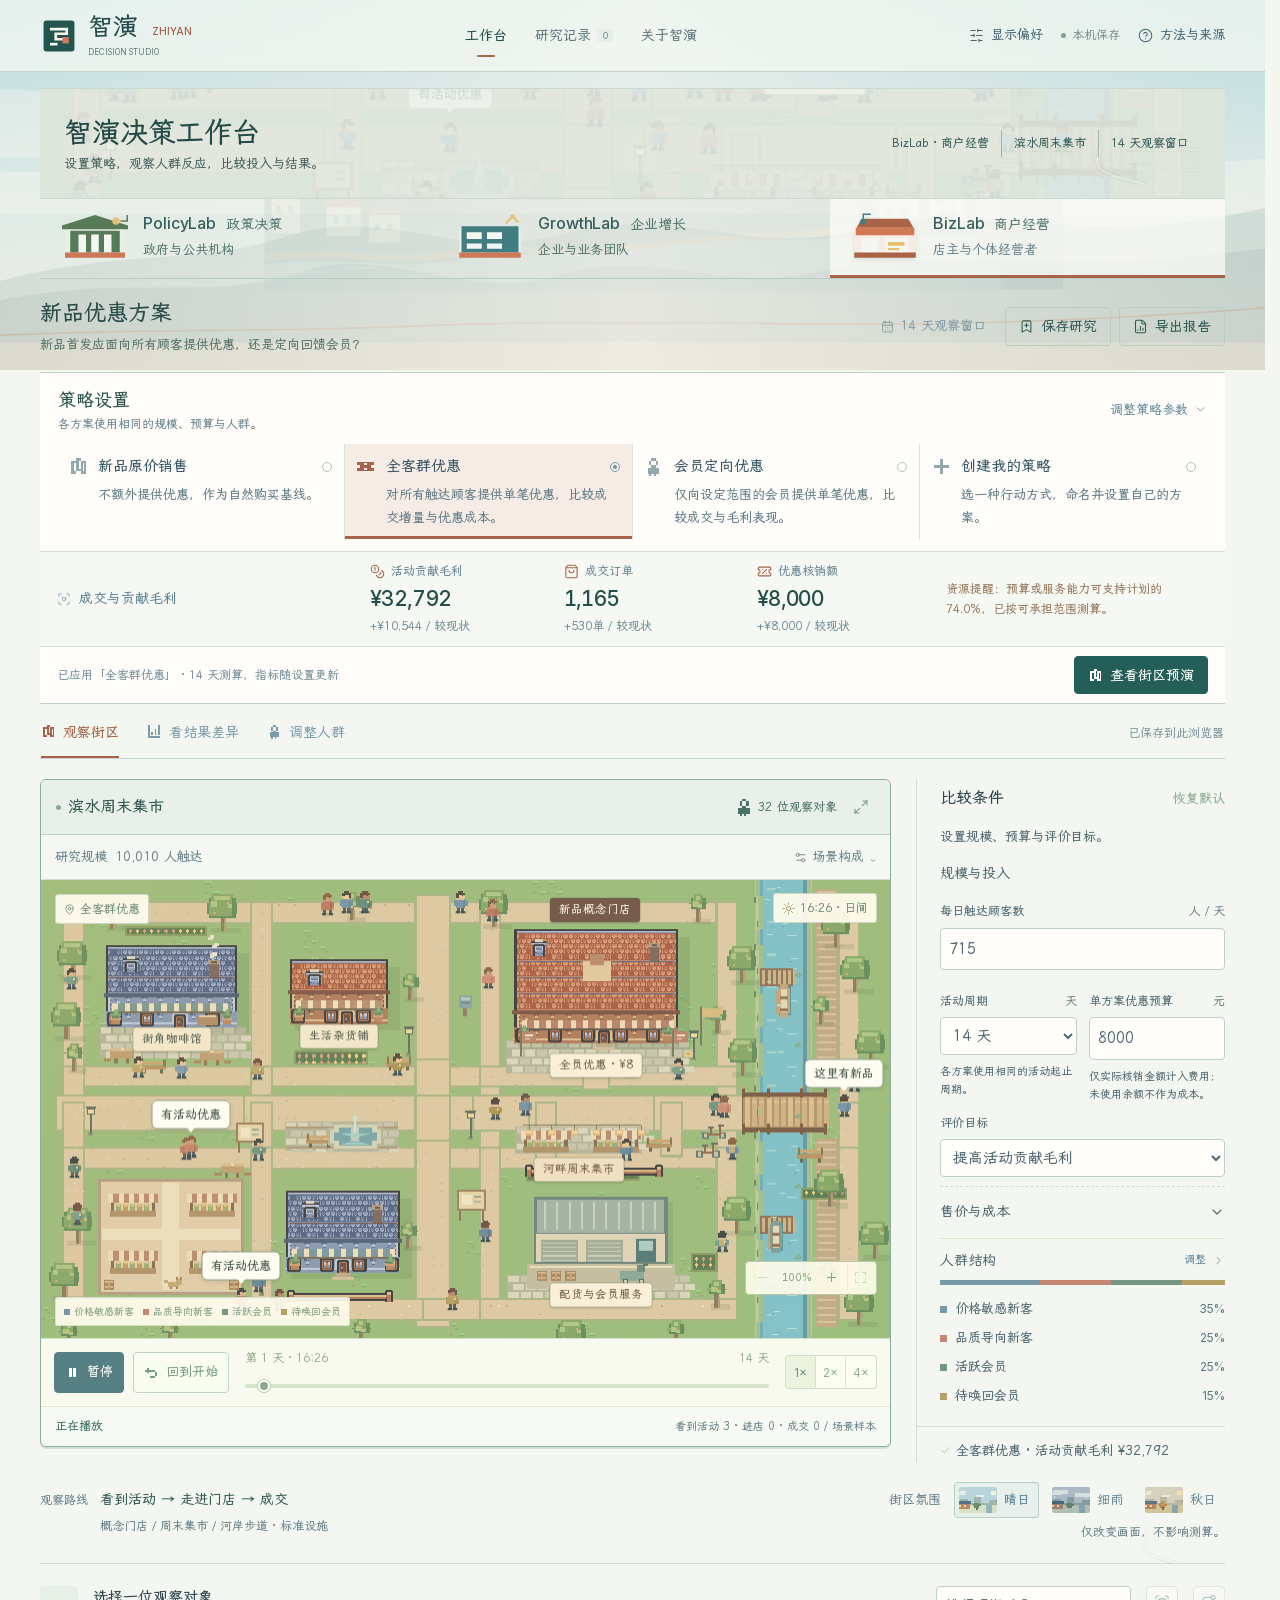
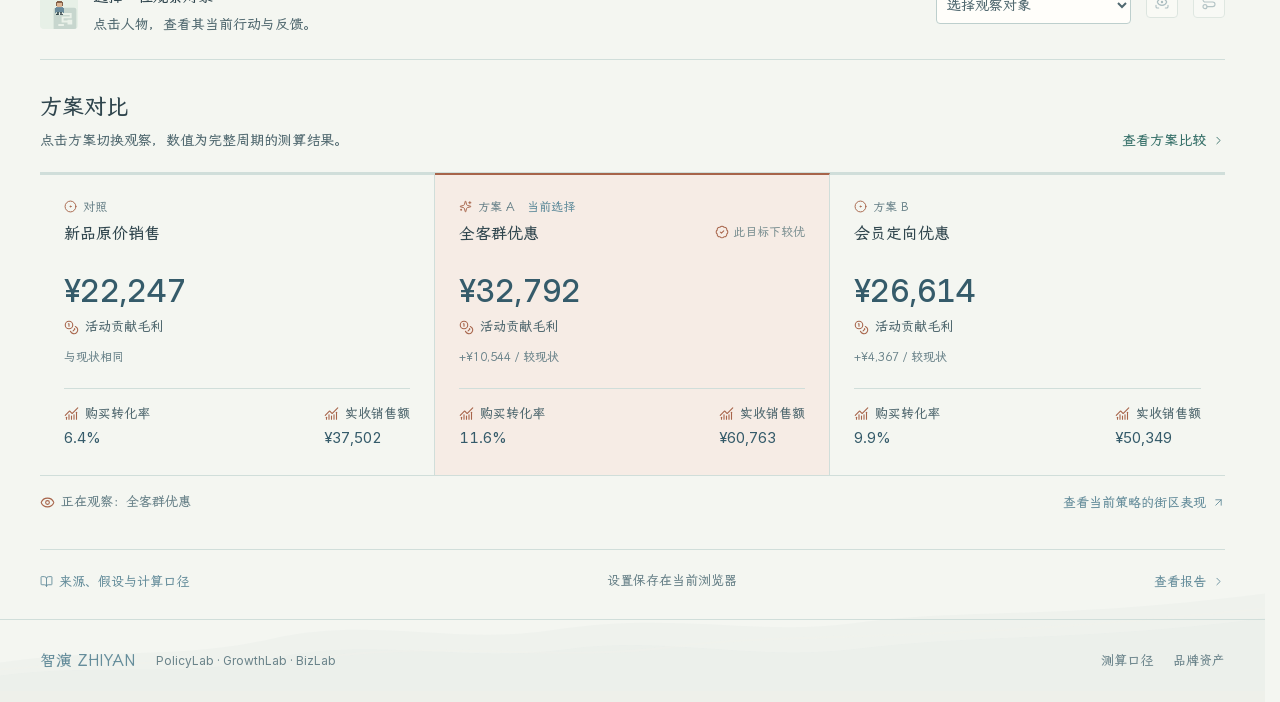
<file: docs/index.html>
<!doctype html>
<html lang="zh-CN">
<head>
<meta charset="utf-8"><meta name="viewport" content="width=device-width,initial-scale=1">
<meta name="theme-color" content="#f3f1e9">
<meta name="description" content="智演 ZHIYAN：为产品团队、店主与社区服务团队比较具体行动方案。设置策略，观察场景，决定下一步验证。">
<meta property="og:title" content="智演 ZHIYAN · 决策预演工作台"><meta property="og:description" content="比较新用户引导、门店优惠与居民办事方案。">
<title>智演 ZHIYAN · 决策预演工作台</title>
<link rel="preload" href="assets/yance-screen.woff2" as="font" type="font/woff2" crossorigin><link rel="preload" href="assets/inter-latin.woff2" as="font" type="font/woff2" crossorigin>
<link rel="icon" href="assets/favicon.svg" type="image/svg+xml"><link rel="stylesheet" href="assets/fonts.css"><link rel="stylesheet" href="styles.css"><link rel="stylesheet" href="refinement.css"><link rel="stylesheet" href="interaction.css"><link rel="stylesheet" href="scene-polish.css"><link rel="stylesheet" href="product.css"><link rel="stylesheet" href="experience.css"><link rel="stylesheet" href="brand-refresh.css">
<script defer src="assets/lucide.min.js"></script><script defer src="scenarios.js"></script><script defer src="maps.js"></script><script defer src="town.js"></script><script defer src="app.js"></script>
</head>
<body>
<div class="sky-atmosphere" aria-hidden="true"></div>
<header class="site-header">
<a class="brand" href="./" aria-label="智演首页"><img src="assets/mark.svg" alt="" width="40" height="40"><span><b>智演 <em>ZHIYAN</em></b><small>DECISION STUDIO</small></span></a>
<nav aria-label="网站导航" class="site-nav"><a class="current" href="#workspace">工作台</a><button data-action="library">研究记录<span id="library-count">0</span></button><a href="brand.html">关于智演</a></nav>
<div class="header-actions"><button class="button quiet display-trigger" data-action="preferences" aria-label="显示与交互偏好"><i data-lucide="sliders-horizontal"></i><span>显示偏好</span></button><button class="button quiet mobile-library" data-action="library" aria-label="研究记录"><i data-lucide="bookmark"></i></button><span class="local-status"><i></i>本机保存</span><button class="button quiet" data-action="method"><i data-lucide="circle-help"></i><span>方法与来源</span></button></div>
</header>
<main class="site-main">
<section class="intro"><div class="intro-copy"><h1>智演决策工作台</h1><p>设置策略，观察人群反应，比较投入与结果。</p></div><div class="intro-status" aria-label="当前研究"><span id="intro-product"></span><span id="intro-map"></span><span id="intro-period"></span></div></section>

<section class="workspace" id="workspace" aria-label="决策工作台">
<div class="module-navigation"><span class="module-prompt">选择适合你的产品</span><div class="module-tabs" id="module-tabs" role="tablist" aria-label="选择智演产品"></div></div>
<div class="workspace-heading"><div><div class="module-caption" id="module-caption"></div><h2 id="study-title"></h2><p id="study-decision"></p></div><div class="heading-actions"><span class="period-stamp"><i data-lucide="calendar-days"></i><span id="period-label"></span></span><div class="study-actions"><button class="button" data-action="save"><i data-lucide="bookmark-plus"></i><span>保存研究</span></button><button class="button" data-action="report"><i data-lucide="file-chart-column"></i><span>导出报告</span></button></div></div></div>
<section class="strategy-workspace" id="strategy-workspace" aria-labelledby="strategy-title">
<header class="strategy-heading"><div><h3 id="strategy-title">策略设置</h3><p>各方案使用相同的规模、预算与人群。</p></div><button class="text-button" id="strategy-toggle" aria-expanded="true" aria-controls="strategy-editor">收起细节<i data-lucide="chevron-up"></i></button></header>
<div class="scheme-options" id="scheme-options" role="radiogroup" aria-label="选择要预演的策略"></div>
<div class="strategy-editor" id="strategy-editor"><div class="strategy-detail"><div class="custom-identity" id="custom-identity" hidden><label class="field"><span>给策略起个名字</span><input id="custom-name" maxlength="40" placeholder="例如：周末会员专享"></label><label class="field"><span>选择行动方式</span><select id="custom-template"></select></label></div><div class="strategy-detail-heading"><span id="active-strategy-name"></span><button class="text-button" id="copy-strategy"><i data-lucide="copy-plus"></i>复制为我的策略</button></div><div id="variant-controls"></div><div class="custom-actions" id="custom-actions" hidden><span>参数独立保存，原有方案仍用于对照。</span><button class="text-button" id="undo-custom" disabled>撤销上次修改</button></div></div><div class="strategy-feedback"><div class="focus-heading"><i data-lucide="focus"></i><strong id="focus-title"></strong></div><p id="focus-copy"></p><div id="effect-metrics" class="metrics-inline" aria-label="当前策略与现状的指标差异"></div><p class="resource-feedback" id="resource-feedback"></p></div></div>
<footer class="strategy-footer"><span id="change-status" role="status" aria-live="polite">当前策略已应用</span><button class="button primary transport-button" id="preview-strategy"><i data-lucide="play"></i>在街区中预演</button></footer>
</section>
<nav class="view-tabs" aria-label="研究视图" role="tablist"><button class="active" data-view="world" id="tab-world" role="tab" aria-controls="view-world" aria-selected="true" tabindex="0"><i data-lucide="map"></i>观察街区</button><button data-view="comparison" id="tab-comparison" role="tab" aria-controls="view-comparison" aria-selected="false" tabindex="-1"><i data-lucide="chart-no-axes-combined"></i>看结果差异</button><button data-view="audience" id="tab-audience" role="tab" aria-controls="view-audience" aria-selected="false" tabindex="-1"><i data-lucide="users-round"></i>调整人群</button><span id="saved-status" class="saved-status" role="status">设置自动保存在此浏览器</span></nav>

<div id="view-host" class="view-host">
<section class="view active" id="view-world" role="tabpanel" aria-labelledby="tab-world" tabindex="-1" aria-label="场景预演">
<div class="studio">
<div class="world-column">
<section class="world-panel" aria-label="动态情景">
<header class="world-heading"><div class="world-title"><span class="live-dot" id="play-indicator"></span><h3 id="world-title"></h3></div><div class="world-tools"><span class="population-stamp"><i data-lucide="users-round"></i><span id="agent-count">32</span> 位观察对象</span><button class="icon-button fullscreen" id="fullscreen" aria-label="展开场景" data-tooltip="展开场景"><i data-lucide="maximize-2"></i></button></div></header>
<div class="scene-configuration" aria-label="场景显示设置">
<div class="scene-scale"><span>研究规模</span><strong id="population-total"></strong></div>
<details class="scene-display"><summary><i data-lucide="settings-2"></i>场景构成</summary><div class="scene-display-options"><label class="scene-context-field"><span>情境背景</span><textarea id="scene-context" maxlength="120" rows="2" placeholder="例如：周末傍晚，社区广场增设便民服务点。"></textarea></label><div class="context-actions"><p id="context-feedback" role="status">输入背景后，会显示可应用的场景条件。</p><button type="button" class="text-button" id="apply-context" disabled>应用场景条件</button></div><div class="map-picker-heading">选择地图 <small>每张地图使用独立路网和设施</small></div><div class="map-picker" id="map-picker" role="group" aria-label="选择场景地图"></div><div class="scene-builder-grid"><label><span>设施组合</span><select id="scene-facilities"><option value="standard">标准配置</option><option value="active">活动优先</option><option value="service">服务优先</option></select></label><label><span>客流节奏</span><select id="scene-flow"><option value="steady">平稳</option><option value="peak">高峰集中</option><option value="spread">全天分散</option></select></label></div><div class="sample-controls"><label for="sample-mode">场景人数</label><select id="sample-mode"><option value="auto">随规模变化</option><option value="manual">自定人数</option></select><input id="sample-count" type="number" min="8" max="128" step="1" value="32" aria-label="场景显示人数"><span>人</span></div>
<label class="light-control" for="scene-light"><i data-lucide="sun-moon"></i><select id="scene-light" aria-label="场景光照"><option value="auto">跟随时段</option><option value="day">保持白昼</option><option value="night">保持夜景</option></select></label>
<p>场景构成会保存到当前研究，并影响街区布局与观察节奏；不改变业务测算。</p></div></details></div><div class="world-canvas"><canvas id="town" role="img" aria-label="像素街区情景。可以点击人物查看当前行为，也可从下方菜单选择人物。"></canvas><div class="world-location"><i data-lucide="map-pin"></i><span id="world-location"></span></div><div class="scene-clock"><i data-lucide="sunrise" id="clock-icon"></i><span id="scene-clock">08:00 · 晨间</span></div><div class="world-legend" id="world-legend"></div><div class="camera-controls" aria-label="画面缩放"><button class="icon-button" id="zoom-out" aria-label="缩小画面" data-tooltip="缩小"><i data-lucide="minus"></i></button><output id="zoom-value" aria-live="off">100%</output><button class="icon-button" id="zoom-in" aria-label="放大画面" data-tooltip="放大"><i data-lucide="plus"></i></button><button class="icon-button" id="zoom-fit" aria-label="适应窗口" data-tooltip="适应窗口"><i data-lucide="scan"></i></button></div><div class="scene-hint">选择街区中的人物查看详情</div></div>
<div class="playback"><button class="transport-button play" id="play" aria-label="暂停场景" data-tooltip="暂停场景"><i data-lucide="pause"></i></button><button class="transport-button" id="replay" aria-label="重新开始场景" data-tooltip="重新开始场景"><i data-lucide="rotate-ccw"></i></button><div class="timeline"><div><span id="day-label">第 1 天 · 08:00</span><span id="day-total"></span></div><input type="range" id="timeline" min="0" max="1000" value="0" aria-label="场景时间进度"></div><div class="speed-group" aria-label="播放速度"><button class="active" data-speed="1" aria-label="1 倍速度" aria-pressed="true">1×</button><button data-speed="2" aria-label="2 倍速度" aria-pressed="false">2×</button><button data-speed="4" aria-label="4 倍速度" aria-pressed="false">4×</button></div></div>
<div class="expanded-observer" id="expanded-observer" hidden><span id="expanded-observer-name">选择场景人物</span><p id="expanded-observer-quote">查看其当前行为与反馈。</p></div><div class="world-footer"><span id="play-state">场景运行中</span><span id="world-count-summary">像素人物呈现行为样本 · 业务指标按完整研究规模测算</span></div>
</section>

</div>
<aside class="settings" aria-labelledby="settings-title"><header><h3 id="settings-title">比较条件</h3><button class="text-button" data-action="reset">恢复默认</button></header><div class="settings-body"><p class="settings-intro">设置规模、预算与评价目标。</p><div class="field-title">规模与投入</div><div id="main-controls" class="shared-fields"></div><label class="field"><span>评价目标</span><select id="objective"></select></label><details class="advanced"><summary>售价、成本或服务能力<i data-lucide="chevron-down"></i></summary><div id="advanced-controls"></div></details><div class="settings-divider"></div><div class="field-title split">人群结构<button class="text-button" data-view="audience">调整<i data-lucide="chevron-right"></i></button></div><div class="mixbar" id="mini-mix" role="img" aria-label="人群比例"></div><div id="mix-summary" class="mix-summary"></div></div><footer><i data-lucide="check"></i><span id="settings-status">已应用当前参数</span></footer></aside>
</div>
<section class="scene-journal" aria-label="街区环境与观察重点"><div class="journal-copy"><span class="journal-kicker">观察路线</span><strong id="scene-purpose"></strong><span id="scene-landmark-tags" class="scene-landmark-tags"></span></div><div class="environment-picker"><span>街区氛围</span><div id="environment-options" role="group" aria-label="街区氛围，不影响测算"></div><small>仅改变画面，不影响测算。</small></div></section>
<section class="observer" aria-labelledby="observer-title"><div class="portrait" id="portrait"><span class="pixel-person" aria-hidden="true"></span></div><div class="observation"><div class="observation-meta"><h3 id="observer-title">场景观察</h3><span id="observer-status" hidden>尚未选择对象</span></div><p id="observer-quote">选择一位场景人物，查看其目标、约束与当前行为。</p><p class="observer-destination" id="observer-destination" hidden></p></div><label class="sr-only" for="visitor-select">选择场景对象</label><select id="visitor-select"><option value="">选择场景对象</option></select><button class="icon-button observer-focus" id="focus-observer" type="button" aria-label="定位观察对象" title="定位观察对象" data-tooltip="定位观察对象" disabled><i data-lucide="scan-eye"></i></button><button class="icon-button observer-follow" id="follow-observer" type="button" aria-label="跟随观察对象" aria-pressed="false" title="跟随观察对象" data-tooltip="跟随观察对象" disabled><i data-lucide="route"></i></button></section>
<section class="quick-comparison" aria-label="当前方案结果"><div class="section-heading"><div><h3>方案对比</h3><p>点击方案切换观察，数值为完整周期的测算结果。</p></div><button class="text-button" data-view="comparison">查看方案比较<i data-lucide="chevron-right"></i></button></div>
<div class="scenario-cards" id="scenario-cards"></div><div class="comparison-actions"><span id="selection-feedback" role="status"></span><button class="text-button" id="observe-selection">查看当前策略的街区表现<i data-lucide="arrow-up-right"></i></button></div>
</section>
</section>

<section class="view" id="view-comparison" role="tabpanel" aria-labelledby="tab-comparison" tabindex="-1" hidden aria-label="方案比较">
<div class="comparison-lead"><div><span class="small-label" id="comparison-selected">当前选择的结果</span><h3 id="recommendation"></h3><p id="recommendation-detail"></p></div><span id="recommendation-tag" class="recommendation-tag"></span></div><div class="ranking-note" id="ranking-note"></div><button class="text-button" id="adopt-recommended">查看领先方案</button><div class="stat-grid" id="stats"></div>
<div class="analysis-grid"><article class="analysis-panel"><div class="panel-title"><h3 id="chart-title"></h3><span id="chart-unit"></span></div><div id="result-chart"></div><p class="caption">在相同周期和人群结构下比较；结果随假设条件变化。</p></article><article class="analysis-panel"><div class="panel-title"><h3>结果解读</h3></div><div id="insights"></div></article></div>
<article class="analysis-panel comparison-table"><div class="panel-title"><h3>完整指标对照</h3><span id="comparison-population"></span></div><div class="table-wrap"><table><thead id="table-head"></thead><tbody id="table-body"></tbody></table></div></article>
<section class="validation"><div><span class="small-label">研究下一步</span><h3>验证计划</h3></div><ol id="validation-steps"></ol></section>
</section>

<section class="view" id="view-audience" role="tabpanel" aria-labelledby="tab-audience" tabindex="-1" hidden aria-label="人群画像">
<div class="section-heading"><div><h3 id="audience-title"></h3><p>调整各类人群比例，合计为 100%。</p></div></div>
<div class="audience-toolbar"><span>当前结构</span><button class="button small" id="reset-audience"><i data-lucide="rotate-ccw"></i>恢复默认结构</button><span class="caption">调整一类占比，其余自动分配，合计 100%。</span></div>
<div class="audience-cards" id="audience-cards"></div><div class="audience-summary"><div><h4>构成一览</h4><div class="mixbar large" id="full-mix"></div><div id="full-mix-legend" class="mix-summary"></div></div><div><h4>如何定义这些人群</h4><p id="audience-definition"></p></div></div>
</section>
</div>
<div class="workspace-foot"><button class="text-button" data-action="method"><i data-lucide="book-open"></i>来源、假设与计算口径</button><span>设置保存在当前浏览器</span><button class="text-button" data-action="report">查看报告<i data-lucide="chevron-right"></i></button></div>
</section>

</main>
<footer class="site-footer"><a class="footer-brand" href="./">智演 ZHIYAN</a><span>PolicyLab · GrowthLab · BizLab</span><div><button data-action="method">测算口径</button><a href="brand.html">品牌资产</a></div></footer>

<dialog id="report-dialog" aria-labelledby="report-title"><header class="dialog-header"><div><span class="small-label">ZHIYAN / 决策研究</span><h2 id="report-title">决策报告</h2></div><button class="icon-button" data-close aria-label="关闭报告" data-tooltip="关闭报告"><i data-lucide="x"></i></button></header><div class="dialog-body"><label class="field"><span>报告标题</span><input id="report-name" maxlength="100"></label><div id="report-body"></div></div><footer class="dialog-actions"><button class="button" id="csv-export"><i data-lucide="table-2"></i>导出指标表</button><button class="button" id="report-print"><i data-lucide="printer"></i>打印报告</button><button class="button primary" id="html-export"><i data-lucide="download"></i>下载 HTML 报告</button></footer></dialog>
<dialog id="method-dialog" aria-labelledby="method-title"><header class="dialog-header"><div><span class="small-label">ZHIYAN / 方法与来源</span><h2 id="method-title">数据来源与测算口径</h2></div><button class="icon-button" data-close aria-label="关闭说明" data-tooltip="关闭说明"><i data-lucide="x"></i></button></header><div class="dialog-body" id="method-body"></div></dialog>
<dialog id="save-dialog" aria-labelledby="save-title"><header class="dialog-header"><div><span class="small-label">保存到本地研究记录</span><h2 id="save-title">保存研究</h2></div><button class="icon-button" data-close aria-label="关闭保存窗口" data-tooltip="关闭窗口"><i data-lucide="x"></i></button></header><form id="save-form"><div class="dialog-body"><label class="field"><span>研究名称</span><input id="study-name" maxlength="80" required></label><p class="caption">场景、方案、人群与参数将保存到本浏览器，可在「研究记录」中继续。</p></div><footer class="dialog-actions"><button type="button" class="button" data-close>取消</button><button class="button primary" type="submit">保存研究</button></footer></form></dialog>
<dialog id="library-dialog" aria-labelledby="library-title"><header class="dialog-header"><div><span class="small-label">ZHIYAN / 本地记录</span><h2 id="library-title">研究记录</h2></div><button class="icon-button" data-close aria-label="关闭研究列表" data-tooltip="关闭列表"><i data-lucide="x"></i></button></header><div class="dialog-body" id="library-body"></div></dialog>
<dialog id="preferences-dialog" aria-labelledby="preferences-title"><header class="dialog-header"><div><span class="small-label">工作台偏好</span><h2 id="preferences-title">显示偏好</h2></div><button class="icon-button" data-close aria-label="关闭显示偏好" data-tooltip="关闭窗口"><i data-lucide="x"></i></button></header><div class="dialog-body preferences-body">
<fieldset class="preference-group"><legend>文字大小</legend><div class="preference-options" role="group" aria-label="文字大小"><button data-pref="textScale" data-value="100" aria-pressed="true"><span class="type-example">Aa</span>标准</button><button data-pref="textScale" data-value="112" aria-pressed="false"><span class="type-example type-medium">Aa</span>较大</button><button data-pref="textScale" data-value="125" aria-pressed="false"><span class="type-example type-large">Aa</span>大字</button></div><p>仅调整界面文字；地图人物与场景缩放独立控制。</p></fieldset>
<fieldset class="preference-group"><legend>界面间距</legend><div class="preference-options"><button data-pref="density" data-value="comfortable" aria-pressed="true"><i data-lucide="rows-2"></i>舒适</button><button data-pref="density" data-value="compact" aria-pressed="false"><i data-lucide="rows-3"></i>紧凑</button></div></fieldset>
<fieldset class="preference-group"><legend>场景窗口</legend><div class="preference-options"><button data-pref="sceneSize" data-value="compact" aria-pressed="false">小窗</button><button data-pref="sceneSize" data-value="balanced" aria-pressed="true">标准</button><button data-pref="sceneSize" data-value="large" aria-pressed="false">大窗</button></div><p>窗口随屏幕调整；大窗采用宽幅布局。放大地图后可拖动查看细节。</p></fieldset>
<div class="preference-row"><div><label for="pref-motion">界面动态</label><p>跟随系统的“减少动态效果”设置，或始终减少。</p></div><select id="pref-motion" data-pref-select="motion"><option value="system">跟随系统</option><option value="reduce">减少动态</option></select></div>
<div class="preference-row"><div><label for="pref-autoplay">新场景自动播放</label><p>关闭后，新打开的场景保持静止，点击播放启动。</p></div><label class="switch"><input id="pref-autoplay" type="checkbox" data-pref-check="autoplay" checked><span aria-hidden="true"></span></label></div>
<div class="preference-row"><div><label for="pref-speed">默认播放速度</label><p>与场景工具条的播放速度同步。</p></div><select id="pref-speed" data-pref-select="speed"><option value="1">1×</option><option value="2">2×</option><option value="4">4×</option></select></div>
<div class="preference-row"><div><label for="pref-hints">显示场景提示</label><p>控制地图上的操作提示，不影响人物详情和报告。</p></div><label class="switch"><input id="pref-hints" type="checkbox" data-pref-check="hints" checked><span aria-hidden="true"></span></label></div>
<div class="preference-preview"><strong>策略、数据与场景</strong><span>界面字号与地图缩放可分别调整。</span></div>
<p class="preference-note" id="preference-note" role="status">偏好即时生效，仅保存到当前浏览器。</p></div><footer class="dialog-actions"><button class="button" id="reset-preferences">恢复默认偏好</button><button class="button primary" data-close>完成</button></footer></dialog>
<div class="toast" id="toast" role="status" aria-live="polite"></div><noscript>请启用 JavaScript 以使用情景预演。您仍可查看<a href="brand.html">品牌介绍</a>。</noscript>
</body></html>
</file>
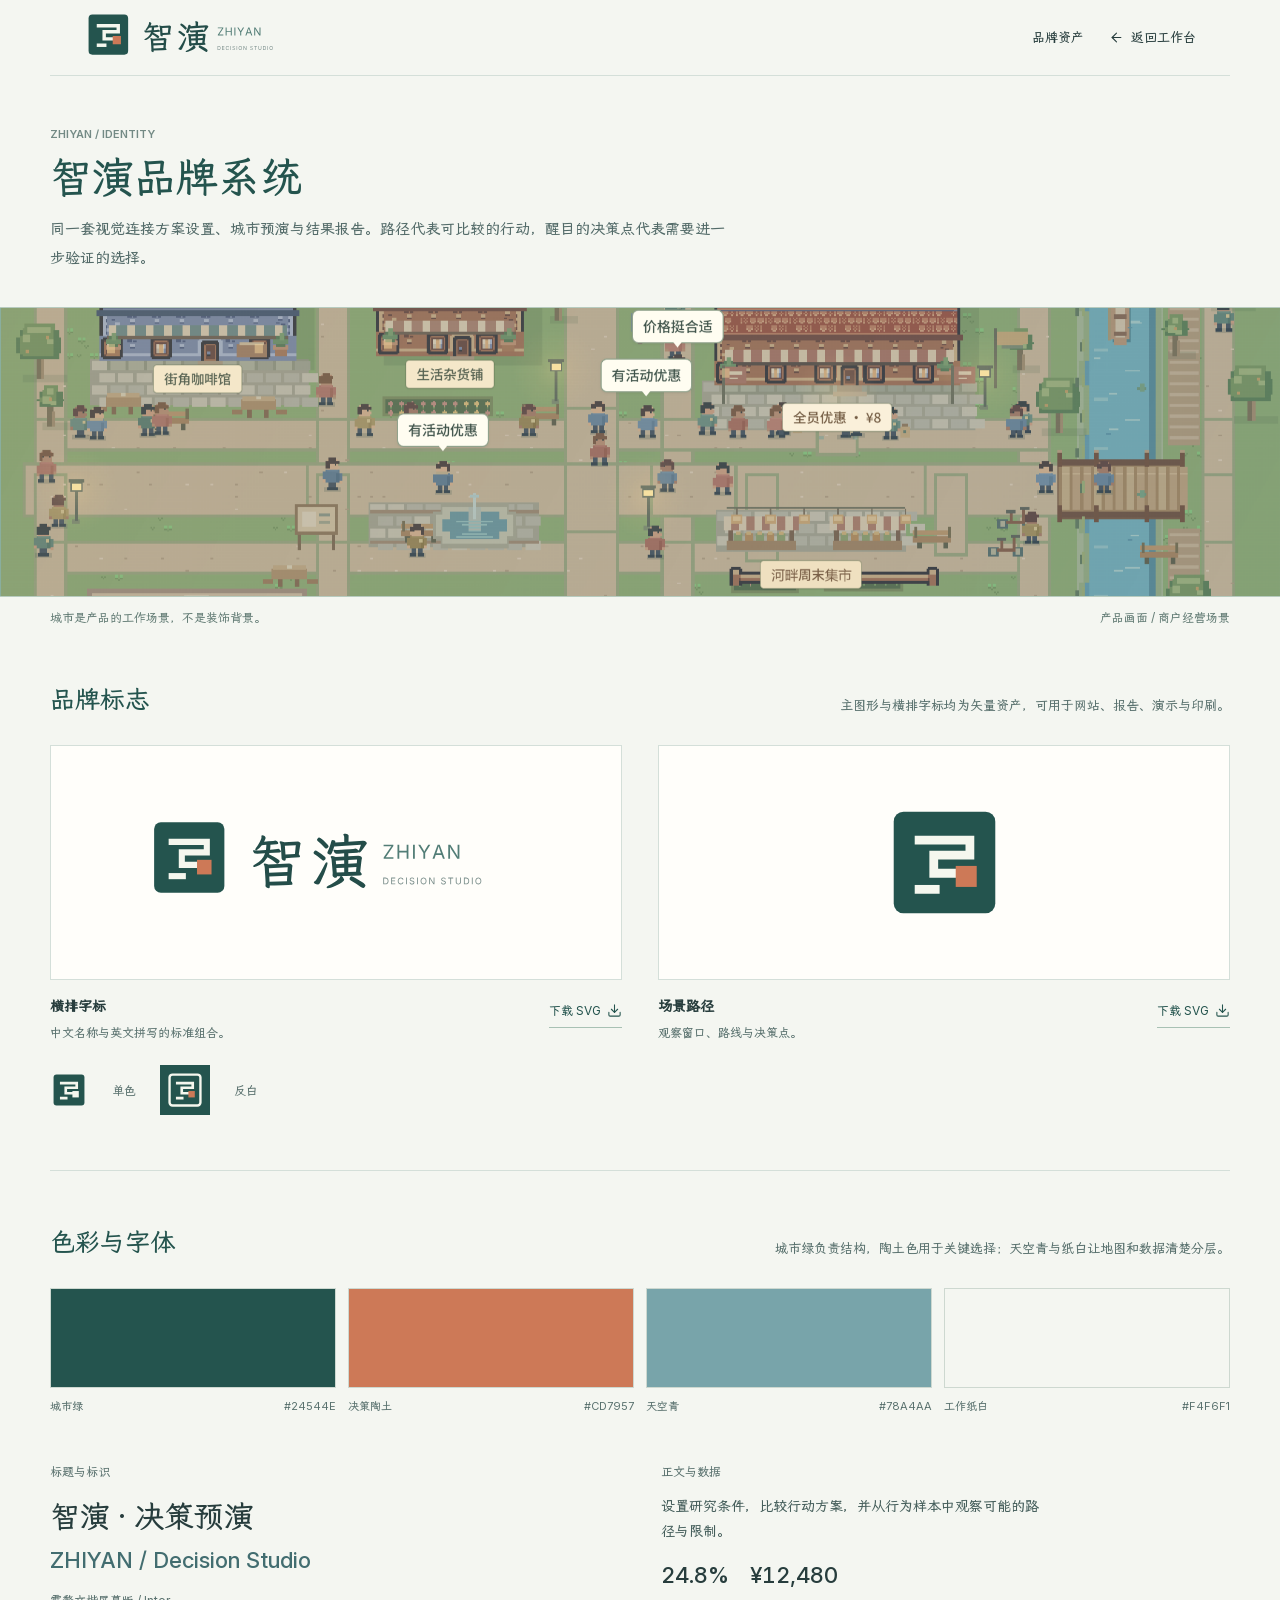
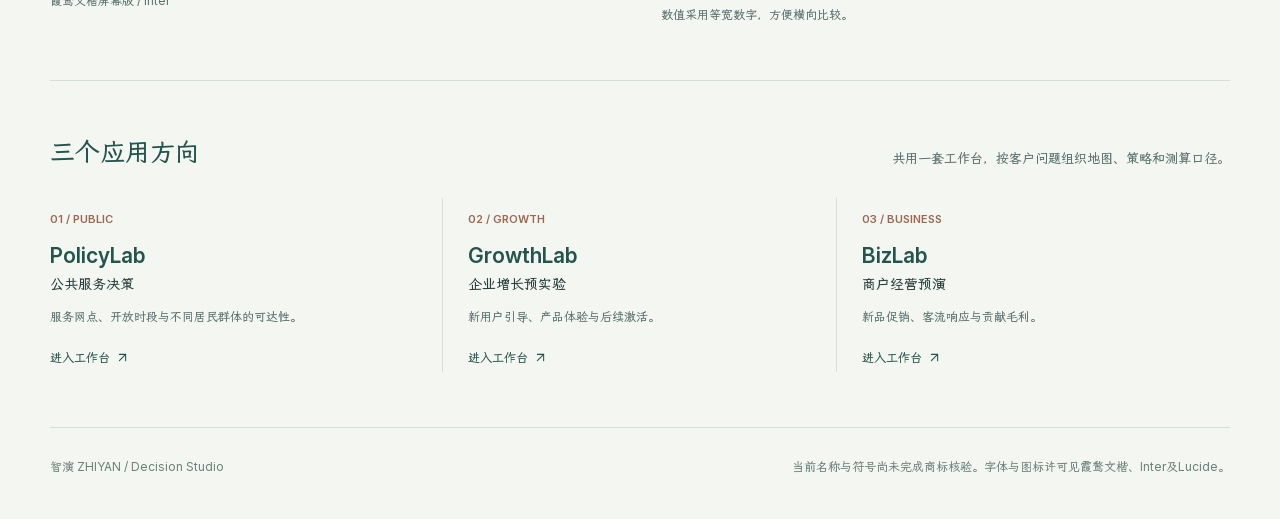
<file: docs/brand.html>
<!doctype html>
<html lang="zh-CN">
<head>
<meta charset="utf-8"><meta name="viewport" content="width=device-width,initial-scale=1">
<meta name="theme-color" content="#f4f6f1">
<meta name="description" content="智演 ZHIYAN 的品牌标志、色彩、字体与产品体系。">
<title>品牌资产 · 智演 ZHIYAN</title>
<link rel="icon" href="assets/favicon.svg" type="image/svg+xml">
<link rel="stylesheet" href="assets/fonts.css">
<script defer src="assets/lucide.min.js"></script>
<style>
:root{--paper:#f4f6f1;--white:#fffefa;--ink:#273d3d;--muted:#59716e;--line:#d4dfd9;--green:#24544e;--clay:#cd7957;--sky:#78a4aa;--gold:#e6c076;--body:'Inter','Yance Screen','Microsoft YaHei',sans-serif}
*{box-sizing:border-box}html{scroll-behavior:smooth}body{margin:0;color:var(--ink);background:var(--paper);font:14px/1.75 var(--body)}a{color:inherit;text-decoration:none}button{font:inherit}a:focus-visible,button:focus-visible{outline:2px solid var(--green);outline-offset:3px}.wrap{max-width:1180px;margin:0 auto;padding:0 34px}.topbar{height:76px;display:flex;align-items:center;justify-content:space-between;gap:24px;border-bottom:1px solid var(--line)}.topbar img{display:block;width:214px;height:auto}.topbar nav{display:flex;align-items:center;gap:25px;font-size:13px}.topbar a:hover,.download:hover,.product a:hover{color:#a3583c}.topbar nav a{display:inline-flex;align-items:center;gap:7px}.topbar svg,.download svg,.product svg{width:15px;height:15px;stroke-width:1.7}
.opening{padding:50px 0 35px}.eyebrow{display:block;color:#738a85;font:600 11px/1.5 'Inter',sans-serif;text-transform:uppercase}.opening h1{margin:8px 0 12px;font:400 42px/1.25 var(--body);color:var(--green)}.opening p{margin:0;max-width:680px;color:#536b69;font-size:15px;line-height:1.9}.city-scene{height:290px;overflow:hidden;background:#b8c8b1;border-top:1px solid #b7cbbf;border-bottom:1px solid #b7cbbf}.city-scene img{display:block;width:100%;height:100%;object-fit:cover;object-position:center 42%;image-rendering:auto}.scene-caption{display:flex;justify-content:space-between;gap:25px;padding:10px 0 0;color:#647d76;font-size:12px}
.section{padding:55px 0;border-bottom:1px solid var(--line)}.section-heading{display:flex;align-items:end;justify-content:space-between;gap:30px;margin-bottom:28px}.section-heading h2{margin:0;color:var(--green);font:400 25px/1.35 var(--body)}.section-heading p{margin:0;max-width:465px;color:var(--muted);font-size:13px}.identity-grid{display:grid;grid-template-columns:1fr 1fr;gap:36px}.identity-item{min-width:0}.identity-stage{height:235px;display:flex;align-items:center;justify-content:center;border:1px solid var(--line);background:var(--white)}.identity-stage.lockup img{display:block;width:min(380px,80%)}.identity-stage.symbol img{width:125px;height:125px}.identity-meta{display:flex;align-items:start;justify-content:space-between;gap:16px;padding-top:14px}.identity-meta strong{font-size:14px;font-weight:600}.identity-meta p{margin:4px 0 0;color:var(--muted);font-size:12px}.download{display:inline-flex;align-items:center;gap:6px;flex:none;padding:6px 0;border-bottom:1px solid #a8c1b4;color:var(--green);font-size:12px}.symbol-set{display:flex;align-items:center;gap:24px;margin-top:22px;color:var(--muted);font-size:12px}.symbol-set img{width:38px;height:38px}.symbol-set .reverse{display:grid;place-items:center;width:50px;height:50px;background:var(--green)}.symbol-set .reverse img{width:38px;height:38px}
.palette{display:grid;grid-template-columns:repeat(4,minmax(0,1fr));gap:12px}.swatch{height:100px;border:1px solid #cdd8d0}.swatch.green{background:var(--green)}.swatch.clay{background:var(--clay)}.swatch.sky{background:var(--sky)}.swatch.paper{background:var(--paper)}.swatch-meta{display:flex;justify-content:space-between;gap:8px;margin-top:9px;font-size:11px;color:var(--muted)}.type-system{display:grid;grid-template-columns:1fr 1fr;gap:42px;margin-top:45px}.type-system h3{font-size:12px;font-weight:500;color:var(--muted);margin:0 0 12px}.type-chinese{font-size:30px;line-height:1.5;margin:0 0 6px}.type-latin{font:500 22px/1.45 'Inter',sans-serif;color:#426d70;margin:0}.type-copy{max-width:380px;margin:0 0 17px;color:#455e5b}.type-numbers{display:flex;gap:21px;margin:0;font:500 22px/1.4 'Inter',sans-serif;font-variant-numeric:tabular-nums}.type-note{color:var(--muted);font-size:12px;margin:13px 0 0}
.products{display:grid;grid-template-columns:repeat(3,minmax(0,1fr));gap:0}.product{padding:8px 25px 3px 0;border-right:1px solid var(--line);min-width:0}.product+.product{padding-left:25px}.product:last-child{border:0}.product .index{font:600 11px/1.4 'Inter',sans-serif;color:#9b6850}.product h3{margin:12px 0 1px;color:var(--green);font:600 21px/1.35 'Inter',sans-serif}.product strong{font-size:14px;font-weight:500}.product p{color:var(--muted);font-size:12px;line-height:1.8;margin:10px 0 17px}.product a{display:inline-flex;align-items:center;gap:5px;color:var(--green);font-size:12px}.footer{display:flex;justify-content:space-between;gap:25px;padding:28px 0 42px;color:#6c817b;font-size:12px}.footer p{margin:0}.footer p:last-child{max-width:580px;text-align:right}
@media(max-width:760px){.wrap{padding:0 20px}.topbar{height:70px}.topbar img{width:178px}.topbar nav{gap:12px}.topbar nav .hide-small{display:none}.opening{padding:36px 0 27px}.opening h1{font-size:34px}.opening p{font-size:14px}.city-scene{height:190px}.scene-caption{display:block}.scene-caption span+span{display:block;margin-top:3px}.section{padding:38px 0}.section-heading{display:block;margin-bottom:20px}.section-heading h2{font-size:23px}.section-heading p{margin-top:9px}.identity-grid,.type-system{grid-template-columns:1fr;gap:26px}.identity-stage{height:190px}.palette{grid-template-columns:repeat(2,minmax(0,1fr));gap:20px 12px}.swatch{height:83px}.products{grid-template-columns:1fr}.product,.product+.product{padding:18px 0;border:0;border-bottom:1px solid var(--line)}.product:last-child{border:0}.footer{display:block}.footer p:last-child{margin-top:8px;text-align:left}}
@media(prefers-reduced-motion:reduce){html{scroll-behavior:auto}}
<style>
:root{--body:'Noto Sans SC','Inter','Microsoft YaHei',sans-serif;--display:'Noto Serif SC','Noto Sans SC','Microsoft YaHei',serif}
body{font-family:var(--body)}h1,h2,h3,h4,.opening h1,.section-heading h2,.type-chinese{font-family:var(--display)!important}.opening h1{font-weight:400}.type-chinese{font-size:30px!important;font-weight:400}
</style>
</head>
<body>
<header class="topbar wrap"><a href="index.html" aria-label="智演工作台"><img src="assets/logo-horizontal.svg" alt="智演 ZHIYAN"></a><nav aria-label="品牌页导航"><a class="hide-small" href="#assets">品牌资产</a><a href="index.html"><i data-lucide="arrow-left" aria-hidden="true"></i>返回工作台</a></nav></header>
<main>
<div class="wrap opening"><span class="eyebrow">ZHIYAN / IDENTITY</span><h1>智演品牌系统</h1><p>同一套视觉连接方案设置、城市预演与结果报告。路径代表可比较的行动，醒目的决策点代表需要进一步验证的选择。</p></div>
<div class="city-scene"><img src="assets/brand-city.png" alt="智演产品中的城市预演地图：建筑、步道和人物组成可观察的场景"></div>
<div class="wrap scene-caption"><span>城市是产品的工作场景，不是装饰背景。</span><span>产品画面 / 商户经营场景</span></div>
<section class="section wrap" id="assets"><div class="section-heading"><h2>品牌标志</h2><p>主图形与横排字标均为矢量资产，可用于网站、报告、演示与印刷。</p></div><div class="identity-grid"><div class="identity-item"><div class="identity-stage lockup"><img src="assets/logo-horizontal.svg" alt="智演 ZHIYAN 横排字标"></div><div class="identity-meta"><div><strong>横排字标</strong><p>中文名称与英文拼写的标准组合。</p></div><a class="download" href="assets/logo-horizontal.svg" download="zhiyan-wordmark.svg">下载 SVG<i data-lucide="download" aria-hidden="true"></i></a></div></div><div class="identity-item"><div class="identity-stage symbol"><img src="assets/mark.svg" alt="智演场景路径图形"></div><div class="identity-meta"><div><strong>场景路径</strong><p>观察窗口、路线与决策点。</p></div><a class="download" href="assets/mark.svg" download="zhiyan-mark.svg">下载 SVG<i data-lucide="download" aria-hidden="true"></i></a></div></div></div><div class="symbol-set"><img src="assets/mark-mono.svg" alt="单色版本"><span>单色</span><span class="reverse"><img src="assets/mark-reverse.svg" alt="反白版本"></span><span>反白</span></div></section>
<section class="section wrap"><div class="section-heading"><h2>色彩与字体</h2><p>城市绿负责结构，陶土色用于关键选择；天空青与纸白让地图和数据清楚分层。</p></div><div class="palette"><div><div class="swatch green"></div><div class="swatch-meta"><span>城市绿</span><span>#24544E</span></div></div><div><div class="swatch clay"></div><div class="swatch-meta"><span>决策陶土</span><span>#CD7957</span></div></div><div><div class="swatch sky"></div><div class="swatch-meta"><span>天空青</span><span>#78A4AA</span></div></div><div><div class="swatch paper"></div><div class="swatch-meta"><span>工作纸白</span><span>#F4F6F1</span></div></div></div><div class="type-system"><div><h3>标题与标识</h3><p class="type-chinese">智演 · 决策预演</p><p class="type-latin">ZHIYAN / Decision Studio</p><p class="type-note">霞鹜文楷屏幕版 / Inter</p></div><div><h3>正文与数据</h3><p class="type-copy">设置研究条件，比较行动方案，并从行为样本中观察可能的路径与限制。</p><p class="type-numbers"><span>24.8%</span><span>¥12,480</span></p><p class="type-note">数值采用等宽数字，方便横向比较。</p></div></div></section>
<section class="section wrap"><div class="section-heading"><h2>三个应用方向</h2><p>共用一套工作台，按客户问题组织地图、策略和测算口径。</p></div><div class="products"><div class="product"><span class="index">01 / PUBLIC</span><h3>PolicyLab</h3><strong>公共服务决策</strong><p>服务网点、开放时段与不同居民群体的可达性。</p><a href="index.html?scene=public">进入工作台<i data-lucide="arrow-up-right" aria-hidden="true"></i></a></div><div class="product"><span class="index">02 / GROWTH</span><h3>GrowthLab</h3><strong>企业增长预实验</strong><p>新用户引导、产品体验与后续激活。</p><a href="index.html?scene=growth">进入工作台<i data-lucide="arrow-up-right" aria-hidden="true"></i></a></div><div class="product"><span class="index">03 / BUSINESS</span><h3>BizLab</h3><strong>商户经营预演</strong><p>新品促销、客流响应与贡献毛利。</p><a href="index.html?scene=merchant">进入工作台<i data-lucide="arrow-up-right" aria-hidden="true"></i></a></div></div></section>
</main>
<footer class="footer wrap"><p>智演 ZHIYAN / Decision Studio</p><p>当前名称与符号尚未完成商标核验。字体与图标许可见<a href="assets/WENKAI-LICENSE.txt">霞鹜文楷</a>、<a href="assets/INTER-LICENSE.txt">Inter</a>及<a href="assets/ICON-LICENSE.txt">Lucide</a>。</p></footer>
<script>document.addEventListener('DOMContentLoaded',()=>window.lucide?.createIcons({attrs:{'stroke-width':1.7,'aria-hidden':'true','focusable':'false'}}));</script>
</body>
</html>
</file>
<file: docs/assets/fonts.css>
@font-face {
  font-family: 'Noto Sans SC';
  font-style: normal;
  font-weight: 400;
  font-display: swap;
  src: url(yance-text-0.woff2) format('woff2');
}
@font-face {
  font-family: 'Noto Sans SC';
  font-style: normal;
  font-weight: 500;
  font-display: swap;
  src: url(yance-text-1.woff2) format('woff2');
}
@font-face {
  font-family: 'Noto Sans SC';
  font-style: normal;
  font-weight: 600;
  font-display: swap;
  src: url(yance-text-2.woff2) format('woff2');
}

@font-face {
  font-family: 'Noto Serif SC';
  font-style: normal;
  font-weight: 500;
  font-display: swap;
  src: url(yance-title-0.woff2) format('woff2');
}
@font-face {
  font-family: 'Noto Serif SC';
  font-style: normal;
  font-weight: 600;
  font-display: swap;
  src: url(yance-title-1.woff2) format('woff2');
}
/* Screen reading family, with complete static copy and common GB2312 characters. */
@font-face{font-family:"Yance Screen";font-style:normal;font-weight:400;font-display:swap;src:url("yance-screen.woff2") format("woff2")}
@font-face{font-family:"Inter";font-style:normal;font-weight:100 900;font-display:swap;src:url("inter-latin.woff2") format("woff2");unicode-range:U+0000-024F,U+2000-20CF,U+2190-21FF}
@font-face{font-family:"Yance Screen";font-style:normal;font-weight:400;font-display:swap;src:url("yance-screen-common.woff2") format("woff2");unicode-range:U+A4,U+A7,U+A8,U+B0,U+B1,U+E0,U+E1,U+E8,U+E9,U+EA,U+EC,U+ED,U+F2,U+F3,U+F9,U+FA,U+FC,U+101,U+113,U+11B,U+12B,U+14D,U+16B,U+1CE,U+1D0,U+1D2,U+1D4,U+1D6,U+1D8,U+1DA,U+1DC,U+2C7,U+2C9,U+391,U+392,U+393,U+394,U+395,U+396,U+397,U+398,U+399,U+39A,U+39B,U+39C,U+39D,U+39E,U+39F,U+3A0,U+3A1,U+3A3,U+3A4,U+3A5,U+3A6,U+3A7,U+3A8,U+3A9,U+3B1,U+3B2,U+3B3,U+3B4,U+3B5,U+3B6,U+3B7,U+3B8,U+3B9,U+3BA,U+3BB,U+3BC,U+3BD,U+3BE,U+3BF,U+3C0,U+3C1,U+3C3,U+3C4,U+3C5,U+3C6,U+3C7,U+3C8,U+3C9,U+401,U+410,U+411,U+412,U+413,U+414,U+415,U+416,U+417,U+418,U+419,U+41A,U+41B,U+41C,U+41D,U+41E,U+41F,U+420,U+421,U+422,U+423,U+424,U+425,U+426,U+427,U+428,U+429,U+42A,U+42B,U+42C,U+42D,U+42E,U+42F,U+430,U+431,U+432,U+433,U+434,U+435,U+436,U+437,U+438,U+439,U+43A,U+43B,U+43C,U+43D,U+43E,U+43F,U+440,U+441,U+442,U+443,U+444,U+445,U+446,U+447,U+448,U+449,U+44A,U+44B,U+44C,U+44D,U+44E,U+44F,U+451,U+2015,U+2016,U+2018,U+2019,U+2030,U+2032,U+2033,U+203B,U+2103,U+2116,U+2160,U+2161,U+2162,U+2163,U+2164,U+2165,U+2166,U+2167,U+2168,U+2169,U+216A,U+216B,U+2190,U+2191,U+2193,U+2208,U+220F,U+2211,U+221A,U+221D,U+221E,U+2220,U+2225,U+2227,U+2228,U+2229,U+222A,U+222B,U+222E,U+2234,U+2235,U+2236,U+2237,U+223D,U+2248,U+224C,U+2260,U+2261,U+2264,U+2265,U+226E,U+226F,U+2299,U+22A5,U+2312,U+2460,U+2461,U+2462,U+2463,U+2464,U+2465,U+2466,U+2467,U+2468,U+2469,U+2474,U+2475,U+2476,U+2477,U+2478,U+2479,U+247A,U+247B,U+247C,U+247D,U+247E,U+247F,U+2480,U+2481,U+2482,U+2483,U+2484,U+2485,U+2486,U+2487,U+2488,U+2489,U+248A,U+248B,U+248C,U+248D,U+248E,U+248F,U+2490,U+2491,U+2492,U+2493,U+2494,U+2495,U+2496,U+2497,U+2498,U+2499,U+249A,U+249B,U+2500,U+2501,U+2502,U+2503,U+2504,U+2505,U+2506,U+2507,U+2508,U+2509,U+250A,U+250B,U+250C,U+250D,U+250E,U+250F,U+2510,U+2511,U+2512,U+2513,U+2514,U+2515,U+2516,U+2517,U+2518,U+2519,U+251A,U+251B,U+251C,U+251D,U+251E,U+251F,U+2520,U+2521,U+2522,U+2523,U+2524,U+2525,U+2526,U+2527,U+2528,U+2529,U+252A,U+252B,U+252C,U+252D,U+252E,U+252F,U+2530,U+2531,U+2532,U+2533,U+2534,U+2535,U+2536,U+2537,U+2538,U+2539,U+253A,U+253B,U+253C,U+253D,U+253E,U+253F,U+2540,U+2541,U+2542,U+2543,U+2544,U+2545,U+2546,U+2547,U+2548,U+2549,U+254A,U+254B,U+25A0,U+25A1,U+25B2,U+25B3,U+25C6,U+25C7,U+25CB,U+25CE,U+25CF,U+2605,U+2606,U+2640,U+2642,U+3041,U+3042,U+3043,U+3044,U+3045,U+3046,U+3047,U+3048,U+3049,U+304A,U+304B,U+304C,U+304D,U+304E,U+304F,U+3050,U+3051,U+3052,U+3053,U+3054,U+3055,U+3056,U+3057,U+3058,U+3059,U+305A,U+305B,U+305C,U+305D,U+305E,U+305F,U+3060,U+3061,U+3062,U+3063,U+3064,U+3065,U+3066,U+3067,U+3068,U+3069,U+306A,U+306B,U+306C,U+306D,U+306E,U+306F,U+3070,U+3071,U+3072,U+3073,U+3074,U+3075,U+3076,U+3077,U+3078,U+3079,U+307A,U+307B,U+307C,U+307D,U+307E,U+307F,U+3080,U+3081,U+3082,U+3083,U+3084,U+3085,U+3086,U+3087,U+3088,U+3089,U+308A,U+308B,U+308C,U+308D,U+308E,U+308F,U+3090,U+3091,U+3092,U+3093,U+30A1,U+30A2,U+30A3,U+30A4,U+30A5,U+30A6,U+30A7,U+30A8,U+30A9,U+30AA,U+30AB,U+30AC,U+30AD,U+30AE,U+30AF,U+30B0,U+30B1,U+30B2,U+30B3,U+30B4,U+30B5,U+30B6,U+30B7,U+30B8,U+30B9,U+30BA,U+30BB,U+30BC,U+30BD,U+30BE,U+30BF,U+30C0,U+30C1,U+30C2,U+30C3,U+30C4,U+30C5,U+30C6,U+30C7,U+30C8,U+30C9,U+30CA,U+30CB,U+30CC,U+30CD,U+30CE,U+30CF,U+30D0,U+30D1,U+30D2,U+30D3,U+30D4,U+30D5,U+30D6,U+30D7,U+30D8,U+30D9,U+30DA,U+30DB,U+30DC,U+30DD,U+30DE,U+30DF,U+30E0,U+30E1,U+30E2,U+30E3,U+30E4,U+30E5,U+30E6,U+30E7,U+30E8,U+30E9,U+30EA,U+30EB,U+30EC,U+30ED,U+30EE,U+30EF,U+30F0,U+30F1,U+30F2,U+30F3,U+30F4,U+30F5,U+30F6,U+30FB,U+3105,U+3106,U+3107,U+3108,U+3109,U+310A,U+310B,U+310C,U+310D,U+310E,U+310F,U+3110,U+3111,U+3112,U+3113,U+3114,U+3115,U+3116,U+3117,U+3118,U+3119,U+311A,U+311B,U+311C,U+311D,U+311E,U+311F,U+3120,U+3121,U+3122,U+3123,U+3124,U+3125,U+3126,U+3127,U+3128,U+3129,U+3220,U+3221,U+3222,U+3223,U+3224,U+3225,U+3226,U+3227,U+3228,U+3229,U+4E01,U+4E03,U+4E07,U+4E08,U+4E0C,U+4E10,U+4E11,U+4E15,U+4E16,U+4E18,U+4E19,U+4E1B,U+4E1C,U+4E1D,U+4E1E,U+4E22,U+4E25,U+4E27,U+4E28,U+4E2B,U+4E2C,U+4E30,U+4E32,U+4E34,U+4E36,U+4E38,U+4E39,U+4E3D,U+4E3E,U+4E3F,U+4E43,U+4E45,U+4E47,U+4E48,U+4E4C,U+4E4D,U+4E4E,U+4E4F,U+4E52,U+4E53,U+4E54,U+4E56,U+4E59,U+4E5C,U+4E5D,U+4E5E,U+4E60,U+4E61,U+4E69,U+4E71,U+4E73,U+4E7E,U+4E89,U+4E8C,U+4E8D,U+4E8F,U+4E91,U+4E93,U+4E95,U+4E98,U+4E9A,U+4E9F,U+4EA0,U+4EA1,U+4EA2,U+4EA5,U+4EA6,U+4EA8,U+4EA9,U+4EAC,U+4EAD,U+4EAE,U+4EB2,U+4EB3,U+4EB5,U+4EBB,U+4EBF,U+4EC0,U+4EC1,U+4EC2,U+4EC3,U+4EC4,U+4EC6,U+4EC7,U+4EC9,U+4ECA,U+4ED1,U+4ED3,U+4ED4,U+4ED5,U+4ED7,U+4ED9,U+4EDD,U+4EDE,U+4EDF,U+4EE1,U+4EE4,U+4EE8,U+4EEA,U+4EEB,U+4EEC,U+4EF0,U+4EF2,U+4EF3,U+4EF5,U+4EFF,U+4F09,U+4F0A,U+4F0D,U+4F0E,U+4F0F,U+4F10,U+4F17,U+4F19,U+4F1B,U+4F1E,U+4F1F,U+4F22,U+4F24,U+4F25,U+4F26,U+4F27,U+4F2A,U+4F2B,U+4F2F,U+4F32,U+4F36,U+4F38,U+4F3A,U+4F3C,U+4F3D,U+4F43,U+4F50,U+4F51,U+4F57,U+4F58,U+4F5A,U+4F5B,U+4F5D,U+4F5E,U+4F5F,U+4F63,U+4F64,U+4F65,U+4F67,U+4F69,U+4F6C,U+4F6F,U+4F70,U+4F73,U+4F74,U+4F76,U+4F7B,U+4F7C,U+4F7E,U+4F83,U+4F84,U+4F88,U+4F89,U+4F8D,U+4F8F,U+4F91,U+4F94,U+4F97,U+4FA0,U+4FA3,U+4FA5,U+4FA6,U+4FA7,U+4FA8,U+4FA9,U+4FAA,U+4FAC,U+4FAE,U+4FAF,U+4FB5,U+4FC4,U+4FC5,U+4FCA,U+4FCE,U+4FCF,U+4FD0,U+4FD1,U+4FD7,U+4FD8,U+4FDA,U+4FDC,U+4FDE,U+4FDF,U+4FE3,U+4FE6,U+4FE8,U+4FE9,U+4FEA,U+4FED,U+4FF1,U+4FF3,U+4FF8,U+4FFA,U+4FFE,U+500C,U+500F,U+5012,U+5014,U+5018,U+501A,U+501C,U+501F,U+5021,U+5025,U+5026,U+5028,U+5029,U+502A,U+502C,U+502D,U+502E,U+503A,U+5043,U+5048,U+504C,U+504E,U+5055,U+5065,U+506C,U+5076,U+5077,U+507B,U+507E,U+507F,U+5080,U+5085,U+5088,U+50A3,U+50A5,U+50A7,U+50A8,U+50A9,U+50AC,U+50B2,U+50BA,U+50BB,U+50D6,U+50DA,U+50E6,U+50E7,U+50EC,U+50ED,U+50EE,U+50F3,U+50F5,U+50FB,U+5106,U+5107,U+510B,U+5112,U+5121,U+513F,U+5140,U+5144,U+5145,U+5146,U+514B,U+5151,U+5154,U+5155,U+5156,U+515A,U+515C,U+5162,U+516B,U+516D,U+516E,U+5170,U+5174,U+5175,U+5178,U+5179,U+517B,U+517C,U+517D,U+5180,U+5181,U+5182,U+5188,U+5189,U+518C,U+5192,U+5195,U+5196,U+5197,U+519B,U+519C,U+51A0,U+51A2,U+51A4,U+51A5,U+51AB,U+51AC,U+51B0,U+51B1,U+51B2,U+51B5,U+51B6,U+51B7,U+51BB,U+51BC,U+51BD,U+51C4,U+51C7,U+51C9,U+51CB,U+51CC,U+51DB,U+51DD,U+51E1,U+51E4,U+51EB,U+51ED,U+51EF,U+51F0,U+51F3,U+51F5,U+51F6,U+51F8,U+51F9,U+51FC,U+51FD,U+51FF,U+5200,U+5201,U+5202,U+5203,U+5208,U+520A,U+520D,U+520E,U+5211,U+5216,U+5218,U+521A,U+5228,U+522D,U+522E,U+5233,U+5238,U+5239,U+523A,U+523B,U+523D,U+523F,U+5240,U+5241,U+5242,U+5243,U+524A,U+524C,U+5250,U+5251,U+5254,U+5256,U+525C,U+525E,U+5261,U+5265,U+5267,U+526A,U+526F,U+5272,U+527D,U+527F,U+5281,U+5282,U+5288,U+5290,U+5293,U+529D,U+52A2,U+52A3,U+52AA,U+52AB,U+52AC,U+52AD,U+52B1,U+52B2,U+52B3,U+52BE,U+52BF,U+52C3,U+52C7,U+52C9,U+52CB,U+52D0,U+52D2,U+52D6,U+52D8,U+52DF,U+52F0,U+52F9,U+52FA,U+52FE,U+52FF,U+5306,U+5308,U+530D,U+530F,U+5310,U+5315,U+5317,U+5319,U+531A,U+531D,U+5320,U+5321,U+5323,U+5326,U+532A,U+532E,U+533B,U+533E,U+5343,U+5345,U+5347,U+5349,U+534A,U+534E,U+5351,U+5352,U+5353,U+5356,U+5357,U+535A,U+535C,U+535E,U+535F,U+5361,U+5362,U+5363,U+5364,U+5366,U+5367,U+5369,U+536B,U+536E,U+536F,U+5371,U+5375,U+5377,U+5378,U+537A,U+537F,U+5382,U+5384,U+5389,U+538C,U+538D,U+5395,U+5398,U+539A,U+539D,U+53A2,U+53A3,U+53A5,U+53A6,U+53A8,U+53A9,U+53AE,U+53B6,U+53BF,U+53C1,U+53C8,U+53C9,U+53CB,U+53D4,U+53D9,U+53DB,U+53DF,U+53E4,U+53E5,U+53E8,U+53E9,U+53EB,U+53EC,U+53ED,U+53EE,U+53F1,U+53F3,U+53F5,U+53F8,U+53F9,U+53FB,U+53FC,U+53FD,U+5401,U+5403,U+5406,U+5409,U+540A,U+540F,U+5410,U+5412,U+5413,U+5415,U+5416,U+541B,U+541D,U+541E,U+541F,U+5420,U+5421,U+5423,U+5427,U+5428,U+5429,U+542C,U+542D,U+542E,U+5431,U+5432,U+5435,U+5438,U+5439,U+543B,U+543C,U+543E,U+5440,U+5443,U+5446,U+544B,U+5450,U+5452,U+5453,U+5454,U+5455,U+5456,U+5457,U+5459,U+545B,U+545C,U+5462,U+5464,U+5466,U+5471,U+5472,U+5473,U+5475,U+5476,U+5477,U+5478,U+547B,U+547C,U+5480,U+5482,U+5484,U+5486,U+548B,U+548E,U+548F,U+5490,U+5492,U+5494,U+5495,U+5499,U+549A,U+549B,U+549D,U+54A3,U+54A4,U+54A6,U+54A7,U+54A9,U+54AA,U+54AB,U+54AC,U+54AD,U+54AF,U+54B1,U+54B3,U+54B4,U+54B8,U+54BB,U+54BD,U+54BF,U+54C0,U+54C2,U+54C4,U+54C6,U+54C7,U+54C8,U+54C9,U+54CC,U+54CE,U+54CF,U+54D0,U+54D1,U+54D2,U+54D3,U+54D4,U+54D5,U+54D7,U+54D9,U+54DA,U+54DC,U+54DD,U+54DE,U+54DF,U+54E5,U+54E6,U+54E7,U+54E8,U+54E9,U+54ED,U+54EE,U+54F2,U+54F3,U+54FA,U+54FC,U+54FD,U+54FF,U+5501,U+5506,U+5507,U+5509,U+550F,U+5511,U+5514,U+551B,U+5520,U+5522,U+5523,U+5527,U+552A,U+552C,U+552F,U+5530,U+5531,U+5533,U+5537,U+553C,U+553E,U+553F,U+5541,U+5543,U+5544,U+5549,U+554A,U+5550,U+5555,U+5556,U+555C,U+5564,U+5565,U+5566,U+5567,U+556A,U+556C,U+556D,U+556E,U+5575,U+5576,U+5577,U+5578,U+557B,U+557C,U+557E,U+5580,U+5581,U+5582,U+5583,U+5584,U+5587,U+5588,U+5589,U+558A,U+558B,U+558F,U+5591,U+5594,U+5598,U+5599,U+559C,U+559D,U+559F,U+55A7,U+55B1,U+55B3,U+55B5,U+55B7,U+55B9,U+55BB,U+55BD,U+55BE,U+55C4,U+55C5,U+55C9,U+55CC,U+55CD,U+55D1,U+55D2,U+55D3,U+55D4,U+55D6,U+55DC,U+55DD,U+55DF,U+55E1,U+55E3,U+55E4,U+55E5,U+55E6,U+55E8,U+55EA,U+55EB,U+55EC,U+55EF,U+55F2,U+55F3,U+55F5,U+55F7,U+55FD,U+55FE,U+5600,U+5601,U+5608,U+560C,U+560E,U+560F,U+5618,U+561B,U+561E,U+561F,U+5623,U+5624,U+5627,U+562C,U+562D,U+5631,U+5632,U+5634,U+5636,U+5639,U+563B,U+563F,U+564C,U+564D,U+564E,U+5654,U+5657,U+5658,U+5659,U+565C,U+5662,U+5664,U+5669,U+566A,U+566B,U+566C,U+5671,U+5676,U+567B,U+567C,U+5685,U+5686,U+568E,U+568F,U+5693,U+56A3,U+56AF,U+56B7,U+56BC,U+56CA,U+56D4,U+56D7,U+56DA,U+56DD,U+56DF,U+56E1,U+56E4,U+56EB,U+56F0,U+56F1,U+56F5,U+56F9,U+56FD,U+56FF,U+5703,U+5704,U+5706,U+5709,U+570A,U+571C,U+5723,U+5729,U+572A,U+572C,U+572D,U+572E,U+572F,U+5733,U+5739,U+573B,U+573E,U+5740,U+5742,U+574C,U+574D,U+574E,U+574F,U+5750,U+5751,U+5757,U+575A,U+575B,U+575C,U+575D,U+575E,U+575F,U+5760,U+5761,U+5764,U+5766,U+5768,U+5769,U+576B,U+576D,U+576F,U+5773,U+5776,U+5777,U+577B,U+577C,U+5782,U+5783,U+5784,U+5785,U+5786,U+578C,U+5792,U+5793,U+579B,U+57A0,U+57A1,U+57A2,U+57A3,U+57A4,U+57A6,U+57A7,U+57A9,U+57AB,U+57AD,U+57AE,U+57B2,U+57B4,U+57B8,U+57C2,U+57C3,U+57CB,U+57CF,U+57D2,U+57D4,U+57D5,U+57D8,U+57D9,U+57DA,U+57DD,U+57DF,U+57E0,U+57E4,U+57ED,U+57EF,U+57F4,U+57F8,U+57FD,U+5800,U+5806,U+5807,U+580B,U+580D,U+5811,U+5815,U+5819,U+581E,U+5820,U+5821,U+5824,U+582A,U+5830,U+5835,U+5844,U+584C,U+584D,U+5851,U+5854,U+5858,U+585E,U+5865,U+586B,U+586C,U+587E,U+5880,U+5881,U+5885,U+5889,U+5892,U+5893,U+5899,U+589A,U+589F,U+58A9,U+58BC,U+58C1,U+58C5,U+58D1,U+58D5,U+58E4,U+58EB,U+58EC,U+58EE,U+58F0,U+58F3,U+58F6,U+58F9,U+5902,U+5904,U+5914,U+5915,U+5919,U+5924,U+5925,U+592A,U+592B,U+592D,U+592F,U+5937,U+5938,U+5939,U+593A,U+593C,U+5941,U+5942,U+5944,U+5947,U+5948,U+5949,U+594B,U+594E,U+5951,U+5954,U+5955,U+5956,U+5958,U+595A,U+5960,U+5962,U+5965,U+5973,U+5974,U+5976,U+5978,U+5979,U+5981,U+5983,U+5984,U+5986,U+5987,U+5988,U+598A,U+598D,U+5992,U+5993,U+5996,U+5997,U+5999,U+599E,U+59A3,U+59A4,U+59A5,U+59A8,U+59A9,U+59AA,U+59AB,U+59AE,U+59AF,U+59B2,U+59B9,U+59BB,U+59BE,U+59C6,U+59CA,U+59D0,U+59D1,U+59D2,U+59D3,U+59D4,U+59D7,U+59D8,U+59DA,U+59DC,U+59DD,U+59E3,U+59E5,U+59E8,U+59EC,U+59F9,U+59FB,U+59FF,U+5A01,U+5A03,U+5A04,U+5A05,U+5A06,U+5A07,U+5A08,U+5A09,U+5A0C,U+5A11,U+5A13,U+5A18,U+5A1C,U+5A1F,U+5A20,U+5A23,U+5A25,U+5A29,U+5A31,U+5A32,U+5A34,U+5A36,U+5A3C,U+5A40,U+5A46,U+5A49,U+5A4A,U+5A55,U+5A5A,U+5A62,U+5A67,U+5A6A,U+5A74,U+5A75,U+5A76,U+5A77,U+5A7A,U+5A7F,U+5A92,U+5A9A,U+5A9B,U+5AAA,U+5AB2,U+5AB3,U+5AB5,U+5AB8,U+5ABE,U+5AC1,U+5AC2,U+5AC9,U+5ACC,U+5AD2,U+5AD4,U+5AD6,U+5AD8,U+5ADC,U+5AE0,U+5AE1,U+5AE3,U+5AE6,U+5AE9,U+5AEB,U+5AF1,U+5B09,U+5B16,U+5B17,U+5B32,U+5B34,U+5B37,U+5B40,U+5B50,U+5B51,U+5B53,U+5B54,U+5B55,U+5B59,U+5B5A,U+5B5B,U+5B5C,U+5B5D,U+5B5F,U+5B62,U+5B64,U+5B65,U+5B66,U+5B69,U+5B6A,U+5B6C,U+5B70,U+5B71,U+5B73,U+5B75,U+5B7A,U+5B7D,U+5B80,U+5B84,U+5B87,U+5B88,U+5B8F,U+5B93,U+5B95,U+5B97,U+5B98,U+5B99,U+5B9B,U+5B9C,U+5B9D,U+5BA0,U+5BA1,U+5BA3,U+5BA5,U+5BA6,U+5BAA,U+5BAB,U+5BB0,U+5BB3,U+5BB4,U+5BB5,U+5BB8,U+5BBE,U+5BBF,U+5BC2,U+5BC4,U+5BC5,U+5BC6,U+5BC7,U+5BCC,U+5BD0,U+5BD2,U+5BD3,U+5BDD,U+5BDE,U+5BE1,U+5BE4,U+5BE5,U+5BE8,U+5BEE,U+5BF0,U+5BF8,U+5BFA,U+5BFB,U+5BFF,U+5C04,U+5C09,U+5C0A,U+5C14,U+5C15,U+5C16,U+5C18,U+5C1C,U+5C22,U+5C24,U+5C25,U+5C27,U+5C2C,U+5C34,U+5C38,U+5C39,U+5C3A,U+5C3B,U+5C3C,U+5C3E,U+5C3F,U+5C41,U+5C48,U+5C49,U+5C4A,U+5C4E,U+5C50,U+5C51,U+5C59,U+5C60,U+5C61,U+5C63,U+5C66,U+5C6E,U+5C6F,U+5C71,U+5C79,U+5C7A,U+5C7F,U+5C81,U+5C82,U+5C88,U+5C8C,U+5C8D,U+5C90,U+5C91,U+5C94,U+5C96,U+5C97,U+5C98,U+5C99,U+5C9B,U+5C9C,U+5CA2,U+5CA3,U+5CA9,U+5CAB,U+5CAC,U+5CAD,U+5CB1,U+5CB3,U+5CB5,U+5CB7,U+5CBD,U+5CBF,U+5CC1,U+5CC4,U+5CCB,U+5CD2,U+5CD9,U+5CE1,U+5CE4,U+5CE5,U+5CE6,U+5CE8,U+5CEA,U+5CED,U+5CFB,U+5D02,U+5D03,U+5D06,U+5D07,U+5D0E,U+5D14,U+5D16,U+5D1B,U+5D1E,U+5D24,U+5D26,U+5D27,U+5D29,U+5D2D,U+5D2E,U+5D34,U+5D3D,U+5D3E,U+5D47,U+5D4A,U+5D4B,U+5D4C,U+5D58,U+5D5B,U+5D5D,U+5D69,U+5D6B,U+5D6C,U+5D6F,U+5D74,U+5D82,U+5D99,U+5D9D,U+5DB7,U+5DC5,U+5DCD,U+5DDB,U+5DDE,U+5DE1,U+5DE2,U+5DE6,U+5DE7,U+5DE8,U+5DE9,U+5DEB,U+5DEF,U+5DF3,U+5DF4,U+5DFD,U+5DFE,U+5E01,U+5E05,U+5E06,U+5E08,U+5E0F,U+5E10,U+5E11,U+5E14,U+5E15,U+5E16,U+5E18,U+5E19,U+5E1A,U+5E1B,U+5E1C,U+5E1D,U+5E27,U+5E31,U+5E37,U+5E3B,U+5E3C,U+5E3D,U+5E42,U+5E44,U+5E4C,U+5E54,U+5E5B,U+5E5E,U+5E61,U+5E62,U+5E72,U+5E78,U+5E7A,U+5E7B,U+5E7C,U+5E7D,U+5E80,U+5E84,U+5E86,U+5E87,U+5E8A,U+5E8B,U+5E90,U+5E91,U+5E93,U+5E96,U+5E99,U+5E9A,U+5E9E,U+5E9F,U+5EA0,U+5EA5,U+5EB3,U+5EB5,U+5EB6,U+5EB7,U+5EB8,U+5EB9,U+5EBE,U+5EC9,U+5ED1,U+5ED2,U+5ED3,U+5ED6,U+5EDB,U+5EE8,U+5EEA,U+5EF4,U+5EF7,U+5EFE,U+5EFF,U+5F01,U+5F03,U+5F04,U+5F08,U+5F0A,U+5F0B,U+5F11,U+5F13,U+5F17,U+5F18,U+5F1B,U+5F1F,U+5F25,U+5F26,U+5F27,U+5F29,U+5F2A,U+5F2D,U+5F2F,U+5F31,U+5F39,U+5F3A,U+5F3C,U+5F40,U+5F50,U+5F56,U+5F57,U+5F58,U+5F5D,U+5F61,U+5F64,U+5F66,U+5F6A,U+5F6C,U+5F6D,U+5F70,U+5F73,U+5F77,U+5F79,U+5F7B,U+5F81,U+5F82,U+5F87,U+5F89,U+5F8A,U+5F8B,U+5F8C,U+5F92,U+5F95,U+5F98,U+5F99,U+5F9C,U+5FA1,U+5FA8,U+5FAD,U+5FAE,U+5FB5,U+5FB7,U+5FBC,U+5FBD,U+5FC4,U+5FC6,U+5FC9,U+5FCC,U+5FCD,U+5FCF,U+5FD0,U+5FD1,U+5FD2,U+5FD6,U+5FD8,U+5FD9,U+5FDD,U+5FE0,U+5FE1,U+5FE4,U+5FE7,U+5FEA,U+5FED,U+5FEE,U+5FF1,U+5FF8,U+5FFB,U+5FFE,U+5FFF,U+6000,U+6002,U+6003,U+6004,U+6005,U+6006,U+600A,U+600D,U+600E,U+600F,U+6012,U+6014,U+6015,U+6016,U+6019,U+601B,U+601C,U+601D,U+6020,U+6021,U+6025,U+6026,U+6028,U+6029,U+602A,U+602B,U+602F,U+6035,U+603C,U+603F,U+6041,U+6042,U+6043,U+604B,U+604D,U+6050,U+6052,U+6055,U+6059,U+605A,U+605D,U+6063,U+6064,U+6067,U+6068,U+6069,U+606A,U+606B,U+606C,U+606D,U+6070,U+6073,U+6076,U+6078,U+6079,U+607A,U+607B,U+607C,U+607D,U+607F,U+6083,U+6084,U+608C,U+608D,U+6092,U+6094,U+6096,U+609A,U+609B,U+609D,U+609F,U+60A0,U+60A3,U+60AB,U+60AC,U+60AD,U+60AF,U+60B1,U+60B2,U+60B4,U+60B8,U+60BB,U+60BC,U+60C6,U+60CA,U+60CB,U+60D1,U+60D5,U+60D8,U+60DA,U+60DC,U+60DD,U+60DF,U+60E6,U+60E7,U+60E8,U+60E9,U+60EB,U+60EC,U+60ED,U+60EE,U+60EF,U+60F0,U+60F4,U+60F6,U+60F9,U+60FA,U+6100,U+6101,U+6106,U+6108,U+6109,U+610D,U+610E,U+6115,U+611A,U+6120,U+6123,U+6124,U+6126,U+6127,U+612B,U+6148,U+614A,U+614C,U+614E,U+6151,U+6155,U+615D,U+6162,U+6167,U+6168,U+6170,U+6175,U+6177,U+618B,U+618E,U+6194,U+619D,U+61A7,U+61A8,U+61A9,U+61AC,U+61B7,U+61BE,U+61C2,U+61C8,U+61CA,U+61CB,U+61D1,U+61D2,U+61D4,U+61E6,U+61F5,U+61FF,U+6206,U+6208,U+620A,U+620B,U+620C,U+620D,U+620E,U+620F,U+6212,U+6215,U+6217,U+6218,U+621A,U+621B,U+621F,U+6221,U+6222,U+6224,U+6225,U+622A,U+622C,U+622E,U+6233,U+6234,U+623D,U+623E,U+6241,U+6243,U+6247,U+6248,U+6249,U+624C,U+624D,U+624E,U+6251,U+6252,U+6254,U+6258,U+625B,U+6266,U+6267,U+6269,U+626A,U+626B,U+626C,U+626D,U+626E,U+626F,U+6270,U+6273,U+6276,U+6279,U+627C,U+6280,U+6284,U+6289,U+6291,U+6292,U+6293,U+6296,U+6297,U+629A,U+629B,U+629F,U+62A0,U+62A1,U+62A2,U+62A4,U+62A8,U+62AB,U+62AC,U+62B1,U+62B5,U+62B9,U+62BB,U+62BC,U+62BD,U+62BF,U+62C2,U+62C4,U+62C6,U+62C7,U+62C8,U+62C9,U+62CA,U+62CC,U+62CD,U+62CE,U+62D0,U+62D2,U+62D3,U+62D4,U+62D7,U+62D8,U+62D9,U+62DA,U+62DB,U+62DC,U+62DF,U+62E2,U+62E3,U+62E5,U+62E6,U+62E7,U+62E8,U+62EC,U+62ED,U+62EE,U+62EF,U+62F1,U+62F3,U+62F4,U+62F6,U+62F7,U+62FD,U+62FE,U+62FF,U+6302,U+6308,U+630E,U+6311,U+6316,U+631A,U+631B,U+631D,U+631E,U+631F,U+6320,U+6321,U+6322,U+6323,U+6324,U+6325,U+6328,U+632A,U+632B,U+632F,U+6332,U+6339,U+633D,U+6342,U+6343,U+6345,U+6346,U+6349,U+634B,U+634C,U+634D,U+634E,U+634F,U+6350,U+6355,U+635E,U+635F,U+6361,U+6363,U+6367,U+6369,U+636D,U+6371,U+6376,U+6377,U+637A,U+637B,U+6380,U+6382,U+6387,U+6389,U+638A,U+638C,U+638E,U+638F,U+6390,U+6396,U+6398,U+63A0,U+63A3,U+63A9,U+63AA,U+63AC,U+63AD,U+63AE,U+63B0,U+63B3,U+63B4,U+63B7,U+63B8,U+63BA,U+63BC,U+63BE,U+63C4,U+63C6,U+63C9,U+63CD,U+63CE,U+63CF,U+63D2,U+63D6,U+63DE,U+63E0,U+63E1,U+63E3,U+63E9,U+63EA,U+63ED,U+63F2,U+63F4,U+63F6,U+63F8,U+63FD,U+63FF,U+6400,U+6401,U+6402,U+6405,U+640B,U+640C,U+640F,U+6410,U+6413,U+6414,U+641B,U+641C,U+641E,U+6420,U+6421,U+6426,U+642A,U+642C,U+642D,U+6434,U+643A,U+643D,U+643F,U+6441,U+6444,U+6445,U+6447,U+6448,U+6452,U+6454,U+6458,U+645E,U+6467,U+6469,U+646D,U+6478,U+6479,U+647A,U+6482,U+6484,U+6485,U+6487,U+6491,U+6492,U+6495,U+6496,U+6499,U+649E,U+64A9,U+64AC,U+64AE,U+64B0,U+64B5,U+64B7,U+64B8,U+64BA,U+64BC,U+64C0,U+64C2,U+64C5,U+64CE,U+64D0,U+64D2,U+64D7,U+64D8,U+64DE,U+64E2,U+64E4,U+64E6,U+6500,U+6509,U+6512,U+6518,U+6525,U+652B,U+652E,U+6534,U+6535,U+6538,U+653B,U+6545,U+6549,U+654C,U+6551,U+6555,U+6556,U+6559,U+655B,U+655D,U+655E,U+6562,U+6566,U+656B,U+656C,U+6572,U+6577,U+658B,U+658C,U+6590,U+6591,U+6593,U+6597,U+659B,U+659C,U+659F,U+65A1,U+65A4,U+65A7,U+65A9,U+65AB,U+65AF,U+65BC,U+65C1,U+65C3,U+65C4,U+65C6,U+65CB,U+65CC,U+65CE,U+65D2,U+65D6,U+65E6,U+65E8,U+65EC,U+65EE,U+65EF,U+65F0,U+65F1,U+65F7,U+65FA,U+6600,U+6602,U+6603,U+6606,U+660A,U+660C,U+660F,U+6614,U+6615,U+6619,U+661D,U+6620,U+6625,U+6627,U+6628,U+662D,U+6631,U+6634,U+6635,U+6636,U+6641,U+6643,U+664B,U+664C,U+664F,U+6652,U+6654,U+6655,U+6656,U+6657,U+665F,U+6661,U+6664,U+6666,U+666E,U+6676,U+6677,U+667E,U+6684,U+6687,U+668C,U+6691,U+6696,U+6697,U+669D,U+66A7,U+66A8,U+66AE,U+66B4,U+66B9,U+66BE,U+66D9,U+66DB,U+66DC,U+66DD,U+66E6,U+66E9,U+66F0,U+66F3,U+66F7,U+66F9,U+66FC,U+670A,U+670B,U+6710,U+6714,U+6715,U+6717,U+671D,U+6726,U+6728,U+672D,U+672F,U+6731,U+6734,U+6735,U+673D,U+6740,U+6746,U+6748,U+6749,U+674C,U+674F,U+6751,U+6753,U+6756,U+675C,U+675E,U+6760,U+6768,U+6769,U+676A,U+676D,U+676F,U+6770,U+6772,U+6773,U+6775,U+6777,U+677C,U+677E,U+677F,U+6781,U+6787,U+6789,U+678B,U+6790,U+6795,U+6798,U+679A,U+679D,U+679E,U+67A3,U+67A5,U+67A7,U+67A8,U+67AA,U+67AB,U+67AD,U+67AF,U+67B0,U+67B3,U+67B5,U+67B6,U+67B7,U+67B8,U+67C1,U+67C3,U+67C4,U+67CF,U+67D0,U+67D1,U+67D2,U+67D3,U+67D4,U+67D8,U+67D9,U+67DA,U+67DC,U+67DD,U+67DE,U+67E0,U+67E2,U+67E9,U+67EC,U+67EF,U+67F0,U+67F1,U+67F3,U+67F4,U+67FD,U+67FF,U+6800,U+6805,U+6808,U+6809,U+680A,U+680C,U+680E,U+680F,U+6813,U+6816,U+6817,U+681D,U+6829,U+682A,U+6832,U+6833,U+6839,U+683D,U+683E,U+6840,U+6841,U+6842,U+6843,U+6844,U+6845,U+6846,U+6849,U+684A,U+684C,U+684E,U+6851,U+6853,U+6854,U+6855,U+6860,U+6861,U+6862,U+6863,U+6864,U+6866,U+6867,U+6868,U+6869,U+686B,U+6874,U+6876,U+6877,U+6883,U+6885,U+6886,U+688F,U+6893,U+6897,U+68A2,U+68A6,U+68A7,U+68A8,U+68AD,U+68AF,U+68B0,U+68B3,U+68B5,U+68C2,U+68C9,U+68CB,U+68CD,U+68D2,U+68D5,U+68D8,U+68DA,U+68E3,U+68EE,U+68F0,U+68F1,U+68F5,U+68F9,U+68FA,U+68FC,U+6901,U+690B,U+690D,U+690E,U+6910,U+6912,U+691F,U+6920,U+6924,U+692D,U+6930,U+6934,U+6939,U+693D,U+693F,U+6942,U+6954,U+6957,U+695D,U+695E,U+6960,U+6963,U+6966,U+696B,U+696E,U+6971,U+6978,U+6979,U+6980,U+6984,U+6986,U+6987,U+6988,U+6989,U+698D,U+6994,U+6995,U+6998,U+699B,U+699C,U+69A7,U+69A8,U+69AB,U+69AD,U+69B1,U+69B4,U+69B7,U+69BB,U+69C1,U+69CA,U+69CC,U+69CE,U+69D0,U+69D4,U+69DF,U+69E0,U+69ED,U+69F2,U+69FD,U+69FF,U+6A0A,U+6A17,U+6A18,U+6A1F,U+6A28,U+6A2F,U+6A31,U+6A35,U+6A3D,U+6A3E,U+6A44,U+6A47,U+6A50,U+6A58,U+6A59,U+6A5B,U+6A61,U+6A65,U+6A71,U+6A79,U+6A7C,U+6A80,U+6A84,U+6A8E,U+6A90,U+6A91,U+6A97,U+6AA0,U+6AA9,U+6AAB,U+6AAC,U+6B20,U+6B22,U+6B23,U+6B24,U+6B27,U+6B32,U+6B37,U+6B39,U+6B3A,U+6B43,U+6B46,U+6B47,U+6B49,U+6B4C,U+6B59,U+6B66,U+6B67,U+6B6A,U+6B79,U+6B7B,U+6B7C,U+6B81,U+6B82,U+6B83,U+6B84,U+6B86,U+6B87,U+6B89,U+6B8A,U+6B8B,U+6B8D,U+6B92,U+6B93,U+6B96,U+6B9A,U+6B9B,U+6BA1,U+6BAA,U+6BB3,U+6BB4,U+6BB7,U+6BBF,U+6BC1,U+6BC2,U+6BC5,U+6BCB,U+6BCD,U+6BD2,U+6BD3,U+6BD6,U+6BD7,U+6BD9,U+6BE1,U+6BEA,U+6BEB,U+6BEF,U+6BF3,U+6BF5,U+6BF9,U+6BFD,U+6C05,U+6C06,U+6C07,U+6C0D,U+6C0F,U+6C10,U+6C13,U+6C14,U+6C15,U+6C16,U+6C18,U+6C19,U+6C1A,U+6C1F,U+6C21,U+6C22,U+6C24,U+6C26,U+6C27,U+6C28,U+6C29,U+6C2A,U+6C2E,U+6C2F,U+6C30,U+6C32,U+6C35,U+6C38,U+6C3D,U+6C40,U+6C41,U+6C46,U+6C49,U+6C4A,U+6C50,U+6C54,U+6C55,U+6C57,U+6C5B,U+6C5C,U+6C5D,U+6C5E,U+6C60,U+6C61,U+6C64,U+6C68,U+6C69,U+6C6A,U+6C70,U+6C72,U+6C74,U+6C76,U+6C79,U+6C7D,U+6C7E,U+6C81,U+6C82,U+6C83,U+6C85,U+6C86,U+6C8C,U+6C8F,U+6C90,U+6C93,U+6C94,U+6C99,U+6C9B,U+6C9F,U+6CA3,U+6CA4,U+6CA5,U+6CA6,U+6CA7,U+6CA9,U+6CAA,U+6CAB,U+6CAD,U+6CAE,U+6CB1,U+6CB2,U+6CB8,U+6CB9,U+6CBB,U+6CBC,U+6CBD,U+6CBE,U+6CC4,U+6CC5,U+6CC9,U+6CCA,U+6CCC,U+6CD0,U+6CD3,U+6CD4,U+6CD6,U+6CD7,U+6CDB,U+6CDE,U+6CE0,U+6CE1,U+6CE3,U+6CE5,U+6CEA,U+6CEB,U+6CEE,U+6CEF,U+6CF0,U+6CF1,U+6CF3,U+6CF5,U+6CF6,U+6CF7,U+6CF8,U+6CFA,U+6CFB,U+6CFC,U+6CFD,U+6CFE,U+6D01,U+6D04,U+6D07,U+6D0B,U+6D0C,U+6D0E,U+6D12,U+6D17,U+6D19,U+6D1A,U+6D1B,U+6D1E,U+6D25,U+6D27,U+6D2A,U+6D2B,U+6D2E,U+6D31,U+6D33,U+6D35,U+6D39,U+6D3C,U+6D3D,U+6D3E,U+6D43,U+6D45,U+6D46,U+6D47,U+6D48,U+6D4A,U+6D4D,U+6D4E,U+6D51,U+6D52,U+6D53,U+6D54,U+6D59,U+6D5A,U+6D5C,U+6D5E,U+6D60,U+6D63,U+6D66,U+6D69,U+6D6A,U+6D6E,U+6D6F,U+6D74,U+6D77,U+6D78,U+6D7C,U+6D82,U+6D85,U+6D89,U+6D8C,U+6D8E,U+6D91,U+6D93,U+6D94,U+6D95,U+6D9B,U+6D9D,U+6D9E,U+6D9F,U+6DA0,U+6DA1,U+6DA3,U+6DA4,U+6DA7,U+6DA8,U+6DA9,U+6DAA,U+6DAB,U+6DAE,U+6DAF,U+6DB2,U+6DB5,U+6DB8,U+6DBF,U+6DC0,U+6DC4,U+6DC5,U+6DC6,U+6DC7,U+6DCB,U+6DCC,U+6DD1,U+6DD6,U+6DD8,U+6DD9,U+6DDD,U+6DDE,U+6DE0,U+6DE1,U+6DE4,U+6DE6,U+6DEB,U+6DEC,U+6DEE,U+6DF1,U+6DF3,U+6DF7,U+6DF9,U+6DFB,U+6DFC,U+6E0A,U+6E0C,U+6E0D,U+6E0E,U+6E10,U+6E11,U+6E14,U+6E16,U+6E17,U+6E1A,U+6E1D,U+6E20,U+6E21,U+6E23,U+6E24,U+6E25,U+6E2B,U+6E2D,U+6E2F,U+6E32,U+6E34,U+6E38,U+6E3A,U+6E43,U+6E44,U+6E4D,U+6E4E,U+6E53,U+6E54,U+6E56,U+6E58,U+6E5B,U+6E5F,U+6E6B,U+6E6E,U+6E7E,U+6E7F,U+6E83,U+6E85,U+6E86,U+6E89,U+6E8F,U+6E98,U+6E9C,U+6E9F,U+6EA2,U+6EA5,U+6EA7,U+6EAF,U+6EB1,U+6EB2,U+6EB4,U+6EB6,U+6EB7,U+6EBA,U+6EBB,U+6EBD,U+6EC1,U+6EC2,U+6EC7,U+6ECB,U+6ECF,U+6ED1,U+6ED3,U+6ED4,U+6ED5,U+6ED7,U+6EDA,U+6EDE,U+6EDF,U+6EE0,U+6EE2,U+6EE4,U+6EE5,U+6EE6,U+6EE9,U+6EF4,U+6EF9,U+6F02,U+6F06,U+6F09,U+6F0F,U+6F13,U+6F15,U+6F20,U+6F24,U+6F29,U+6F2A,U+6F2D,U+6F2F,U+6F31,U+6F33,U+6F36,U+6F3E,U+6F46,U+6F47,U+6F4B,U+6F4D,U+6F58,U+6F5C,U+6F5E,U+6F62,U+6F66,U+6F6D,U+6F6E,U+6F72,U+6F74,U+6F78,U+6F7A,U+6F7C,U+6F88,U+6F89,U+6F8C,U+6F8D,U+6F8E,U+6F9C,U+6FA1,U+6FA7,U+6FB3,U+6FB6,U+6FB9,U+6FC2,U+6FC9,U+6FD1,U+6FD2,U+6FDE,U+6FE0,U+6FE1,U+6FEE,U+6FEF,U+7011,U+701A,U+701B,U+7023,U+7035,U+7039,U+704C,U+704F,U+705E,U+706B,U+706C,U+706D,U+706F,U+7070,U+7076,U+7078,U+707C,U+707E,U+707F,U+7080,U+7085,U+7089,U+708A,U+708E,U+7092,U+7094,U+7095,U+7096,U+7099,U+709C,U+709D,U+70AB,U+70AC,U+70AD,U+70AE,U+70AF,U+70B1,U+70B3,U+70B7,U+70B8,U+70BB,U+70BC,U+70BD,U+70C0,U+70C1,U+70C2,U+70C3,U+70C8,U+70D8,U+70D9,U+70DB,U+70DF,U+70E4,U+70E6,U+70E7,U+70E8,U+70E9,U+70EB,U+70EC,U+70ED,U+70EF,U+70F7,U+70F9,U+70FD,U+7109,U+710A,U+7110,U+7113,U+7115,U+7116,U+7118,U+7119,U+711A,U+7126,U+712F,U+7130,U+7131,U+7145,U+714A,U+714C,U+714E,U+715C,U+715E,U+7164,U+7166,U+7168,U+716E,U+7172,U+7173,U+7178,U+717A,U+717D,U+7184,U+718A,U+718F,U+7194,U+7198,U+7199,U+71A0,U+71A8,U+71AC,U+71B3,U+71B5,U+71B9,U+71C3,U+71CE,U+71D4,U+71D5,U+71E0,U+71E5,U+71E7,U+71EE,U+71F9,U+7206,U+721D,U+7228,U+722A,U+722C,U+7230,U+7231,U+7235,U+7236,U+7237,U+7238,U+7239,U+723B,U+723D,U+723F,U+724D,U+7252,U+7256,U+7259,U+725B,U+725D,U+725F,U+7261,U+7262,U+7266,U+7267,U+726E,U+726F,U+7272,U+7275,U+7279,U+727A,U+727E,U+727F,U+7280,U+7281,U+7284,U+728A,U+728B,U+728D,U+728F,U+7292,U+729F,U+72AC,U+72AD,U+72AF,U+72B0,U+72B4,U+72B7,U+72B8,U+72B9,U+72C1,U+72C2,U+72C3,U+72C4,U+72C8,U+72CD,U+72CE,U+72D0,U+72D2,U+72D7,U+72D9,U+72DE,U+72E0,U+72E1,U+72E8,U+72E9,U+72ED,U+72EE,U+72EF,U+72F0,U+72F1,U+72F2,U+72F3,U+72F4,U+72F7,U+72F8,U+72FA,U+72FB,U+72FC,U+7301,U+7303,U+730A,U+730E,U+7313,U+7315,U+7316,U+7317,U+731B,U+731C,U+731D,U+731E,U+7321,U+7322,U+7325,U+7329,U+732A,U+732B,U+732C,U+7331,U+7334,U+7337,U+7338,U+7339,U+733E,U+733F,U+734D,U+7350,U+7352,U+7357,U+7360,U+736C,U+736D,U+736F,U+737E,U+7384,U+7389,U+738E,U+7391,U+7396,U+739B,U+739F,U+73A2,U+73A9,U+73AB,U+73AE,U+73B2,U+73B3,U+73B7,U+73BA,U+73C0,U+73C2,U+73C8,U+73C9,U+73CA,U+73CD,U+73CF,U+73D0,U+73D1,U+73D9,U+73DE,U+73E0,U+73E5,U+73E7,U+73E9,U+73F2,U+7403,U+7405,U+7409,U+740A,U+740F,U+7410,U+741A,U+741B,U+7422,U+7425,U+7426,U+7428,U+742A,U+742C,U+742E,U+7430,U+7433,U+7434,U+7435,U+7436,U+743C,U+7441,U+7455,U+7457,U+7459,U+745A,U+745B,U+745C,U+745E,U+745F,U+746D,U+7470,U+7476,U+7477,U+747E,U+7480,U+7481,U+7487,U+748B,U+748E,U+7490,U+749C,U+749E,U+74A7,U+74A8,U+74A9,U+74BA,U+74D2,U+74DC,U+74DE,U+74E0,U+74E2,U+74E3,U+74E4,U+74E6,U+74EE,U+74EF,U+74F4,U+74F6,U+74F7,U+74FF,U+7504,U+750D,U+750F,U+7511,U+7513,U+7518,U+7519,U+751A,U+751C,U+7525,U+7529,U+752B,U+752C,U+752D,U+752F,U+7530,U+7532,U+7533,U+7535,U+7537,U+7538,U+753A,U+753E,U+7540,U+7548,U+754B,U+754E,U+754F,U+755A,U+755B,U+755C,U+7566,U+756A,U+7572,U+7574,U+7578,U+7579,U+757F,U+7583,U+7586,U+758B,U+758F,U+7591,U+7592,U+7594,U+7596,U+7597,U+7599,U+759A,U+759D,U+759F,U+75A0,U+75A1,U+75A3,U+75A4,U+75A5,U+75AB,U+75AC,U+75AE,U+75AF,U+75B0,U+75B1,U+75B2,U+75B3,U+75B4,U+75B5,U+75B8,U+75B9,U+75BC,U+75BD,U+75BE,U+75C2,U+75C3,U+75C4,U+75C5,U+75C7,U+75C8,U+75C9,U+75CA,U+75CD,U+75D2,U+75D4,U+75D5,U+75D6,U+75D8,U+75DB,U+75DE,U+75E2,U+75E3,U+75E4,U+75E6,U+75E7,U+75E8,U+75EA,U+75EB,U+75F0,U+75F1,U+75F4,U+75F9,U+75FC,U+75FF,U+7600,U+7601,U+7603,U+7605,U+760A,U+760C,U+7610,U+7615,U+7617,U+7618,U+7619,U+761B,U+761F,U+7620,U+7622,U+7624,U+7625,U+7626,U+7629,U+762A,U+762B,U+762D,U+7630,U+7633,U+7634,U+7635,U+7638,U+763C,U+763E,U+763F,U+7640,U+7643,U+764C,U+764D,U+7654,U+7656,U+765C,U+765E,U+7663,U+766B,U+766F,U+7678,U+767B,U+7682,U+7686,U+7687,U+7688,U+768B,U+768E,U+7691,U+7693,U+7696,U+7699,U+76A4,U+76AE,U+76B1,U+76B2,U+76B4,U+76BF,U+76C2,U+76C5,U+76C6,U+76C8,U+76CD,U+76CE,U+76CF,U+76D0,U+76D1,U+76D2,U+76D4,U+76D7,U+76D8,U+76DB,U+76DF,U+76E5,U+76EF,U+76F1,U+76F2,U+76F9,U+76FC,U+76FE,U+7701,U+7704,U+7707,U+7708,U+7709,U+770D,U+7719,U+771A,U+7720,U+7722,U+7726,U+7728,U+7729,U+772D,U+772F,U+7735,U+7736,U+7737,U+7738,U+773A,U+773C,U+7741,U+7743,U+7747,U+7750,U+7751,U+775A,U+775B,U+7762,U+7763,U+7765,U+7766,U+7768,U+776B,U+776C,U+7779,U+777D,U+777E,U+777F,U+7780,U+7784,U+7785,U+778C,U+778D,U+778E,U+7791,U+7792,U+779F,U+77A0,U+77A2,U+77A5,U+77A7,U+77A9,U+77AA,U+77AC,U+77B0,U+77B3,U+77B5,U+77BB,U+77BD,U+77BF,U+77CD,U+77D7,U+77DB,U+77DC,U+77E3,U+77E7,U+77E9,U+77EB,U+77EC,U+77EE,U+77F3,U+77F6,U+77F8,U+77FD,U+77FE,U+77FF,U+7800,U+7802,U+7809,U+780C,U+780D,U+7811,U+7812,U+7816,U+7817,U+7818,U+781A,U+781C,U+781D,U+781F,U+7823,U+7825,U+7826,U+7827,U+7829,U+782C,U+782D,U+7830,U+7834,U+7837,U+7838,U+7839,U+783A,U+783B,U+783C,U+783E,U+7845,U+7847,U+784C,U+784E,U+7850,U+7852,U+7855,U+7856,U+7857,U+785D,U+786A,U+786B,U+786C,U+786D,U+7877,U+787C,U+7887,U+7889,U+788C,U+788E,U+7891,U+7893,U+7897,U+7898,U+789A,U+789B,U+789C,U+789F,U+78A1,U+78A3,U+78A5,U+78A7,U+78B0,U+78B1,U+78B2,U+78B3,U+78B4,U+78B9,U+78BE,U+78C1,U+78C5,U+78C9,U+78CA,U+78CB,U+78D0,U+78D4,U+78D5,U+78D9,U+78E8,U+78EC,U+78F2,U+78F4,U+78F7,U+78FA,U+7901,U+7905,U+7913,U+791E,U+7924,U+7934,U+793B,U+793C,U+7940,U+7941,U+7946,U+7948,U+7949,U+7953,U+7956,U+7957,U+795A,U+795B,U+795C,U+795D,U+795E,U+795F,U+7960,U+7962,U+7965,U+7967,U+7968,U+796D,U+796F,U+7977,U+7978,U+797A,U+7980,U+7981,U+7984,U+7985,U+798A,U+798F,U+799A,U+79A7,U+79B3,U+79B9,U+79BA,U+79BD,U+79C0,U+79C3,U+79C6,U+79C9,U+79D1,U+79D2,U+79D5,U+79D8,U+79E3,U+79E4,U+79E7,U+79E9,U+79EB,U+79ED,U+79F8,U+79FD,U+7A00,U+7A02,U+7A03,U+7A06,U+7A0D,U+7A14,U+7A17,U+7A1A,U+7A1E,U+7A20,U+7A23,U+7A37,U+7A39,U+7A3B,U+7A3C,U+7A3D,U+7A3F,U+7A46,U+7A51,U+7A57,U+7A70,U+7A74,U+7A77,U+7A78,U+7A79,U+7A7F,U+7A80,U+7A81,U+7A83,U+7A84,U+7A86,U+7A88,U+7A8D,U+7A91,U+7A92,U+7A95,U+7A96,U+7A98,U+7A9C,U+7A9D,U+7A9F,U+7AA0,U+7AA5,U+7AA6,U+7AA8,U+7AAC,U+7AAD,U+7AB3,U+7ABF,U+7AD6,U+7ADE,U+7ADF,U+7AE0,U+7AE3,U+7AE5,U+7AE6,U+7AED,U+7AEF,U+7AF9,U+7AFA,U+7AFD,U+7AFF,U+7B03,U+7B04,U+7B06,U+7B08,U+7B0A,U+7B0B,U+7B0F,U+7B11,U+7B15,U+7B19,U+7B1B,U+7B1E,U+7B20,U+7B24,U+7B25,U+7B28,U+7B2A,U+7B2B,U+7B2E,U+7B31,U+7B33,U+7B38,U+7B3A,U+7B3C,U+7B3E,U+7B45,U+7B47,U+7B4B,U+7B4C,U+7B4F,U+7B50,U+7B52,U+7B54,U+7B58,U+7B5A,U+7B5B,U+7B5D,U+7B60,U+7B62,U+7B6E,U+7B71,U+7B72,U+7B75,U+7B77,U+7B79,U+7B7B,U+7B7E,U+7B85,U+7B8D,U+7B90,U+7B94,U+7B95,U+7B9C,U+7B9D,U+7BA1,U+7BA2,U+7BA6,U+7BA7,U+7BA8,U+7BA9,U+7BAA,U+7BAB,U+7BAC,U+7BAD,U+7BB1,U+7BB4,U+7BB8,U+7BC1,U+7BC6,U+7BC7,U+7BCC,U+7BD1,U+7BD3,U+7BD9,U+7BDA,U+7BDD,U+7BE1,U+7BE5,U+7BE6,U+7BEA,U+7BEE,U+7BF1,U+7BF7,U+7BFC,U+7BFE,U+7C07,U+7C0B,U+7C0C,U+7C0F,U+7C16,U+7C1F,U+7C26,U+7C27,U+7C2A,U+7C38,U+7C3F,U+7C40,U+7C41,U+7C4D,U+7C73,U+7C74,U+7C7C,U+7C7D,U+7C89,U+7C91,U+7C92,U+7C95,U+7C97,U+7C98,U+7C9C,U+7C9D,U+7C9E,U+7C9F,U+7CA2,U+7CA4,U+7CA5,U+7CAA,U+7CAE,U+7CB1,U+7CB2,U+7CB3,U+7CB9,U+7CBC,U+7CBD,U+7CC1,U+7CC5,U+7CC7,U+7CC8,U+7CCA,U+7CCC,U+7CCD,U+7CD5,U+7CD6,U+7CD7,U+7CD9,U+7CDC,U+7CDF,U+7CE0,U+7CE8,U+7CEF,U+7CF8,U+7D0A,U+7D2B,U+7D6E,U+7D77,U+7DA6,U+7DAE,U+7E3B,U+7E41,U+7E47,U+7E82,U+7E9B,U+7E9F,U+7EA0,U+7EA1,U+7EA2,U+7EA3,U+7EA4,U+7EA5,U+7EA7,U+7EA8,U+7EA9,U+7EAA,U+7EAB,U+7EAC,U+7EAD,U+7EAF,U+7EB0,U+7EB1,U+7EB2,U+7EB3,U+7EB5,U+7EB6,U+7EB7,U+7EB9,U+7EBA,U+7EBE,U+7EC0,U+7EC1,U+7EC2,U+7EC3,U+7EC5,U+7EC9,U+7ECA,U+7ECB,U+7ECC,U+7ECE,U+7ED0,U+7ED1,U+7ED2,U+7ED4,U+7ED5,U+7ED7,U+7EDA,U+7EDB,U+7EDD,U+7EDE,U+7EE0,U+7EE1,U+7EE2,U+7EE3,U+7EE5,U+7EE6,U+7EE8,U+7EE9,U+7EEA,U+7EEB,U+7EEE,U+7EEF,U+7EF0,U+7EF1,U+7EF2,U+7EF3,U+7EF5,U+7EF6,U+7EF7,U+7EF8,U+7EFA,U+7EFB,U+7EFC,U+7EFD,U+7EFE,U+7F00,U+7F01,U+7F02,U+7F03,U+7F04,U+7F05,U+7F06,U+7F07,U+7F08,U+7F09,U+7F0B,U+7F0C,U+7F0D,U+7F0E,U+7F0F,U+7F11,U+7F12,U+7F13,U+7F14,U+7F15,U+7F16,U+7F17,U+7F18,U+7F19,U+7F1A,U+7F1B,U+7F1C,U+7F1D,U+7F1F,U+7F20,U+7F21,U+7F22,U+7F23,U+7F24,U+7F25,U+7F26,U+7F27,U+7F28,U+7F2A,U+7F2B,U+7F2C,U+7F2D,U+7F2E,U+7F2F,U+7F30,U+7F31,U+7F32,U+7F33,U+7F34,U+7F35,U+7F36,U+7F38,U+7F3A,U+7F42,U+7F44,U+7F45,U+7F50,U+7F54,U+7F55,U+7F57,U+7F58,U+7F5A,U+7F5F,U+7F61,U+7F62,U+7F68,U+7F69,U+7F6A,U+7F71,U+7F72,U+7F74,U+7F79,U+7F7E,U+7F81,U+7F8A,U+7F8C,U+7F8E,U+7F94,U+7F9A,U+7F9D,U+7F9E,U+7F9F,U+7FA1,U+7FA7,U+7FAF,U+7FB0,U+7FB2,U+7FB8,U+7FB9,U+7FBC,U+7FBF,U+7FC1,U+7FC5,U+7FCA,U+7FCC,U+7FCE,U+7FD4,U+7FD5,U+7FD8,U+7FDF,U+7FE0,U+7FE1,U+7FE5,U+7FE6,U+7FE9,U+7FEE,U+7FF0,U+7FF1,U+7FF3,U+7FFB,U+7FFC,U+8000,U+8004,U+8006,U+800B,U+800D,U+8010,U+8012,U+8014,U+8015,U+8016,U+8018,U+8019,U+801C,U+8020,U+8022,U+8025,U+8026,U+8027,U+8028,U+8029,U+802A,U+8031,U+8033,U+8035,U+8036,U+8037,U+8038,U+803B,U+803D,U+803F,U+8042,U+8043,U+8046,U+804A,U+804B,U+804C,U+804D,U+8052,U+8054,U+8058,U+805A,U+8069,U+806A,U+8071,U+807F,U+8080,U+8083,U+8084,U+8086,U+8087,U+8089,U+808B,U+808C,U+8093,U+8096,U+8098,U+809A,U+809B,U+809C,U+809D,U+809F,U+80A0,U+80A1,U+80A2,U+80A4,U+80A5,U+80A9,U+80AA,U+80AB,U+80AD,U+80AE,U+80AF,U+80B1,U+80B2,U+80B4,U+80B7,U+80BA,U+80BC,U+80BD,U+80BE,U+80BF,U+80C0,U+80C1,U+80C2,U+80C3,U+80C4,U+80C6,U+80CD,U+80CE,U+80D6,U+80D7,U+80D9,U+80DA,U+80DB,U+80DC,U+80DD,U+80DE,U+80E1,U+80E4,U+80E5,U+80E7,U+80E8,U+80E9,U+80EA,U+80EB,U+80EC,U+80ED,U+80EF,U+80F0,U+80F1,U+80F2,U+80F3,U+80F4,U+80F6,U+80F8,U+80FA,U+80FC,U+8102,U+8106,U+8109,U+810A,U+810D,U+810E,U+810F,U+8110,U+8111,U+8112,U+8113,U+8114,U+8116,U+8118,U+811A,U+811E,U+812C,U+812F,U+8131,U+8132,U+8136,U+8138,U+813E,U+8146,U+8148,U+814A,U+814B,U+814C,U+8150,U+8151,U+8153,U+8154,U+8155,U+8159,U+815A,U+8160,U+8165,U+8167,U+8169,U+816D,U+816E,U+8170,U+8171,U+8174,U+8179,U+817A,U+817B,U+817C,U+817D,U+817E,U+817F,U+8180,U+8182,U+8188,U+818A,U+818F,U+8191,U+8198,U+819B,U+819C,U+819D,U+81A3,U+81A6,U+81A8,U+81AA,U+81B3,U+81BA,U+81BB,U+81C0,U+81C1,U+81C2,U+81C3,U+81C6,U+81CA,U+81CC,U+81E3,U+81E7,U+81EC,U+81ED,U+81F4,U+81FB,U+81FC,U+81FE,U+8200,U+8201,U+8202,U+8204,U+8205,U+8206,U+820C,U+820D,U+8210,U+8214,U+821B,U+821C,U+821F,U+8221,U+8222,U+8223,U+8228,U+822B,U+822C,U+822D,U+822F,U+8231,U+8233,U+8234,U+8235,U+8236,U+8237,U+8238,U+8239,U+823B,U+823E,U+8244,U+8247,U+8249,U+824B,U+824F,U+8258,U+825A,U+825F,U+8268,U+826E,U+826F,U+8270,U+8273,U+8274,U+8279,U+827A,U+827D,U+827E,U+827F,U+8284,U+8288,U+828A,U+828B,U+828D,U+828E,U+828F,U+8291,U+8292,U+8297,U+8298,U+8299,U+829C,U+829D,U+829F,U+82A1,U+82A4,U+82A5,U+82A6,U+82A8,U+82A9,U+82AA,U+82AB,U+82AC,U+82AD,U+82AE,U+82AF,U+82B0,U+82B3,U+82B4,U+82B7,U+82B8,U+82B9,U+82BD,U+82BE,U+82C1,U+82C4,U+82C7,U+82C8,U+82CA,U+82CB,U+82CC,U+82CD,U+82CE,U+82D1,U+82D2,U+82D3,U+82D4,U+82D5,U+82D7,U+82D8,U+82DB,U+82DC,U+82DE,U+82DF,U+82E0,U+82E1,U+82E3,U+82E4,U+82E5,U+82E6,U+82EB,U+82EF,U+82F4,U+82F7,U+82F9,U+82FB,U+8301,U+8302,U+8304,U+8305,U+8306,U+8307,U+8308,U+8309,U+830C,U+830E,U+830F,U+8311,U+8314,U+8315,U+8317,U+831A,U+831B,U+831C,U+8327,U+8328,U+832B,U+832C,U+832D,U+832F,U+8331,U+8333,U+8334,U+8335,U+8336,U+8338,U+8339,U+833A,U+833C,U+8340,U+8343,U+8346,U+8347,U+834F,U+8350,U+8351,U+8352,U+8354,U+835A,U+835B,U+835C,U+835E,U+835F,U+8360,U+8361,U+8363,U+8364,U+8365,U+8366,U+8367,U+8368,U+8369,U+836A,U+836C,U+836D,U+836E,U+836F,U+8377,U+8378,U+837B,U+837C,U+837D,U+8385,U+8386,U+8389,U+838E,U+8392,U+8393,U+8398,U+839B,U+839C,U+839E,U+83A0,U+83A8,U+83A9,U+83AA,U+83AB,U+83B0,U+83B1,U+83B2,U+83B3,U+83B4,U+83B6,U+83B8,U+83B9,U+83BA,U+83BC,U+83BD,U+83C0,U+83C1,U+83C5,U+83C7,U+83CA,U+83CC,U+83CF,U+83D4,U+83D6,U+83D8,U+83DD,U+83DF,U+83E0,U+83E1,U+83E5,U+83E9,U+83EA,U+83F0,U+83F1,U+83F2,U+83F8,U+83F9,U+83FD,U+8401,U+8403,U+8404,U+8406,U+840B,U+840C,U+840D,U+840E,U+840F,U+8411,U+8418,U+841C,U+841D,U+8424,U+8426,U+8427,U+8428,U+8431,U+8438,U+843C,U+8446,U+8451,U+8457,U+8459,U+845A,U+845B,U+845C,U+8461,U+8463,U+8469,U+846B,U+846C,U+846D,U+8471,U+8473,U+8475,U+8476,U+8478,U+847A,U+8482,U+8487,U+8488,U+8489,U+848C,U+848E,U+8497,U+8499,U+849C,U+84A1,U+84AF,U+84B2,U+84B4,U+84B8,U+84B9,U+84BA,U+84BD,U+84BF,U+84C1,U+84C4,U+84C9,U+84CA,U+84CD,U+84D0,U+84D1,U+84D3,U+84D6,U+84DD,U+84DF,U+84E0,U+84E3,U+84E5,U+84E6,U+84EC,U+84F0,U+84FC,U+84FF,U+850C,U+8511,U+8513,U+8517,U+851A,U+851F,U+8521,U+852B,U+852C,U+8537,U+8538,U+8539,U+853A,U+853B,U+853C,U+853D,U+8543,U+8548,U+8549,U+854A,U+8556,U+8559,U+855E,U+8564,U+8568,U+8572,U+8574,U+8579,U+857A,U+857B,U+857E,U+8584,U+8585,U+8587,U+858F,U+859B,U+859C,U+85A4,U+85A8,U+85AA,U+85AE,U+85AF,U+85B0,U+85B7,U+85B9,U+85C1,U+85C9,U+85CF,U+85D0,U+85D3,U+85D5,U+85DC,U+85E4,U+85E9,U+85FB,U+85FF,U+8605,U+8611,U+8616,U+8627,U+8629,U+8638,U+863C,U+864D,U+864E,U+864F,U+8650,U+8654,U+865A,U+865E,U+8662,U+866B,U+866C,U+866E,U+8671,U+8679,U+867A,U+867B,U+867C,U+867D,U+867E,U+867F,U+8680,U+8681,U+8682,U+868A,U+868B,U+868C,U+868D,U+8693,U+8695,U+869C,U+869D,U+86A3,U+86A4,U+86A7,U+86A8,U+86A9,U+86AA,U+86AC,U+86AF,U+86B0,U+86B1,U+86B4,U+86B5,U+86B6,U+86BA,U+86C0,U+86C4,U+86C6,U+86C7,U+86C9,U+86CA,U+86CB,U+86CE,U+86CF,U+86D0,U+86D1,U+86D4,U+86D8,U+86D9,U+86DB,U+86DE,U+86DF,U+86E4,U+86E9,U+86ED,U+86EE,U+86F0,U+86F1,U+86F2,U+86F3,U+86F4,U+86F8,U+86F9,U+86FE,U+8700,U+8702,U+8703,U+8707,U+8708,U+8709,U+870A,U+870D,U+8712,U+8713,U+8715,U+8717,U+8718,U+871A,U+871C,U+871E,U+8721,U+8722,U+8723,U+8725,U+8729,U+872E,U+8731,U+8734,U+8737,U+873B,U+873E,U+873F,U+8747,U+8748,U+8749,U+874C,U+874E,U+8753,U+8757,U+8759,U+8760,U+8763,U+8764,U+8765,U+876E,U+8770,U+8774,U+8776,U+877B,U+877C,U+877D,U+877E,U+8782,U+8783,U+8785,U+8788,U+878B,U+878D,U+8793,U+8797,U+879F,U+87A8,U+87AB,U+87AC,U+87AD,U+87AF,U+87B3,U+87B5,U+87BA,U+87BD,U+87C0,U+87C6,U+87CA,U+87CB,U+87D1,U+87D2,U+87D3,U+87DB,U+87E0,U+87E5,U+87EA,U+87EE,U+87F9,U+87FE,U+8803,U+880A,U+8813,U+8815,U+8816,U+881B,U+8821,U+8822,U+8832,U+8839,U+883C,U+8840,U+8844,U+8845,U+884D,U+8859,U+8861,U+8862,U+8863,U+8864,U+8865,U+8869,U+886B,U+886C,U+886E,U+8870,U+8872,U+8877,U+887D,U+887E,U+887F,U+8881,U+8882,U+8884,U+8885,U+8888,U+888D,U+8892,U+8896,U+889C,U+88A2,U+88A4,U+88AD,U+88B1,U+88B7,U+88BC,U+88C1,U+88C2,U+88C6,U+88C9,U+88CE,U+88D2,U+88D4,U+88D5,U+88D8,U+88D9,U+88DF,U+88E2,U+88E3,U+88E4,U+88E5,U+88E8,U+88F0,U+88F1,U+88F3,U+88F4,U+88F8,U+88F9,U+88FC,U+88FE,U+8902,U+890A,U+8910,U+8912,U+8913,U+8919,U+891A,U+891B,U+8921,U+8925,U+892A,U+892B,U+8930,U+8934,U+8936,U+8941,U+8944,U+895E,U+895F,U+8966,U+897B,U+897F,U+8983,U+89C5,U+89C7,U+89CA,U+89CB,U+89CC,U+89CE,U+89CF,U+89D0,U+89D1,U+89D6,U+89DA,U+89DC,U+89DE,U+89E5,U+89EB,U+89EF,U+89F3,U+8A07,U+8A3E,U+8A48,U+8A79,U+8A89,U+8A8A,U+8A93,U+8B07,U+8B26,U+8B66,U+8B6C,U+8BA0,U+8BA3,U+8BA5,U+8BA6,U+8BA7,U+8BAA,U+8BAB,U+8BAF,U+8BB2,U+8BB3,U+8BB4,U+8BB5,U+8BB6,U+8BB7,U+8BB9,U+8BBC,U+8BBD,U+8BC0,U+8BC2,U+8BC3,U+8BC5,U+8BC8,U+8BCA,U+8BCB,U+8BCC,U+8BCD,U+8BCE,U+8BCF,U+8BD1,U+8BD2,U+8BD3,U+8BD4,U+8BD6,U+8BD7,U+8BD8,U+8BD9,U+8BDA,U+8BDB,U+8BDC,U+8BDD,U+8BDE,U+8BDF,U+8BE0,U+8BE1,U+8BE3,U+8BE4,U+8BE7,U+8BE8,U+8BE9,U+8BEB,U+8BEC,U+8BED,U+8BEE,U+8BEF,U+8BF0,U+8BF1,U+8BF2,U+8BF3,U+8BF5,U+8BF6,U+8BF8,U+8BF9,U+8BFA,U+8BFC,U+8BFD,U+8BFE,U+8BFF,U+8C00,U+8C01,U+8C02,U+8C04,U+8C05,U+8C06,U+8C07,U+8C08,U+8C0A,U+8C0B,U+8C0C,U+8C0D,U+8C0E,U+8C0F,U+8C10,U+8C11,U+8C12,U+8C13,U+8C14,U+8C15,U+8C16,U+8C17,U+8C18,U+8C19,U+8C1A,U+8C1B,U+8C1C,U+8C1D,U+8C1F,U+8C20,U+8C21,U+8C23,U+8C24,U+8C25,U+8C26,U+8C27,U+8C28,U+8C29,U+8C2A,U+8C2B,U+8C2C,U+8C2D,U+8C2E,U+8C2F,U+8C30,U+8C31,U+8C32,U+8C33,U+8C34,U+8C35,U+8C36,U+8C37,U+8C41,U+8C46,U+8C47,U+8C49,U+8C4C,U+8C55,U+8C5A,U+8C62,U+8C6A,U+8C6B,U+8C73,U+8C78,U+8C79,U+8C7A,U+8C82,U+8C85,U+8C89,U+8C8A,U+8C8C,U+8C94,U+8C98,U+8D1D,U+8D1E,U+8D22,U+8D24,U+8D29,U+8D2A,U+8D2B,U+8D2C,U+8D2E,U+8D2F,U+8D30,U+8D31,U+8D32,U+8D33,U+8D34,U+8D35,U+8D36,U+8D37,U+8D38,U+8D3A,U+8D3B,U+8D3C,U+8D3D,U+8D3E,U+8D3F,U+8D40,U+8D41,U+8D42,U+8D43,U+8D45,U+8D46,U+8D47,U+8D48,U+8D49,U+8D4A,U+8D4B,U+8D4C,U+8D4D,U+8D4E,U+8D4F,U+8D50,U+8D53,U+8D54,U+8D55,U+8D56,U+8D58,U+8D59,U+8D5A,U+8D5B,U+8D5C,U+8D5D,U+8D5E,U+8D60,U+8D61,U+8D62,U+8D63,U+8D64,U+8D66,U+8D67,U+8D6B,U+8D6D,U+8D73,U+8D74,U+8D76,U+8D81,U+8D84,U+8D8B,U+8D91,U+8D94,U+8D9F,U+8DA3,U+8DB1,U+8DB4,U+8DB5,U+8DB8,U+8DBA,U+8DBC,U+8DBE,U+8DBF,U+8DC4,U+8DC6,U+8DCB,U+8DCC,U+8DCE,U+8DCF,U+8DD1,U+8DD6,U+8DD7,U+8DDA,U+8DDB,U+8DDE,U+8DE3,U+8DE4,U+8DE8,U+8DEA,U+8DEB,U+8DEC,U+8DF3,U+8DF5,U+8DF7,U+8DF8,U+8DF9,U+8DFA,U+8DFB,U+8DFD,U+8E05,U+8E09,U+8E0A,U+8E0C,U+8E0F,U+8E14,U+8E1D,U+8E1E,U+8E1F,U+8E22,U+8E23,U+8E29,U+8E2C,U+8E2E,U+8E2F,U+8E31,U+8E35,U+8E39,U+8E3A,U+8E3D,U+8E40,U+8E41,U+8E42,U+8E44,U+8E47,U+8E48,U+8E49,U+8E4A,U+8E4B,U+8E51,U+8E52,U+8E59,U+8E66,U+8E69,U+8E6C,U+8E6D,U+8E6F,U+8E70,U+8E72,U+8E74,U+8E76,U+8E7C,U+8E7F,U+8E81,U+8E85,U+8E87,U+8E8F,U+8E90,U+8E94,U+8E9C,U+8E9E,U+8EAB,U+8EAC,U+8EAF,U+8EB2,U+8EBA,U+8ECE,U+8F67,U+8F68,U+8F69,U+8F6B,U+8F6D,U+8F6E,U+8F6F,U+8F70,U+8F71,U+8F72,U+8F73,U+8F74,U+8F75,U+8F76,U+8F77,U+8F78,U+8F79,U+8F7A,U+8F7B,U+8F7C,U+8F7E,U+8F7F,U+8F81,U+8F82,U+8F84,U+8F85,U+8F86,U+8F87,U+8F88,U+8F89,U+8F8A,U+8F8B,U+8F8D,U+8F8E,U+8F8F,U+8F90,U+8F91,U+8F94,U+8F95,U+8F96,U+8F97,U+8F98,U+8F99,U+8F9A,U+8F9B,U+8F9C,U+8F9E,U+8F9F,U+8FA3,U+8FA8,U+8FA9,U+8FAB,U+8FB0,U+8FB1,U+8FB6,U+8FBD,U+8FC2,U+8FC4,U+8FC5,U+8FC8,U+8FCE,U+8FD3,U+8FD5,U+8FDC,U+8FDD,U+8FDF,U+8FE2,U+8FE4,U+8FE5,U+8FE6,U+8FE8,U+8FE9,U+8FEA,U+8FEB,U+8FED,U+8FEE,U+8FF0,U+8FF3,U+8FF7,U+8FF8,U+8FF9,U+8FFD,U+9003,U+9004,U+9005,U+9006,U+900A,U+900B,U+900D,U+900F,U+9011,U+9014,U+9016,U+9017,U+901B,U+901D,U+901E,U+9020,U+9021,U+9022,U+9026,U+902D,U+902E,U+902F,U+9035,U+9036,U+9038,U+903B,U+903C,U+903E,U+9041,U+9042,U+9044,U+9047,U+904D,U+904F,U+9050,U+9051,U+9052,U+9057,U+9058,U+905B,U+9062,U+9063,U+9068,U+906D,U+906E,U+9074,U+907D,U+9082,U+9083,U+9088,U+908B,U+9091,U+9095,U+9097,U+9099,U+909B,U+909D,U+90A1,U+90A2,U+90A3,U+90A6,U+90AA,U+90AC,U+90AE,U+90AF,U+90B0,U+90B1,U+90B3,U+90B4,U+90B5,U+90B6,U+90B8,U+90B9,U+90BA,U+90BE,U+90C1,U+90C4,U+90C5,U+90C7,U+90CA,U+90CE,U+90CF,U+90D0,U+90D3,U+90D7,U+90DB,U+90DC,U+90DD,U+90E1,U+90E2,U+90E6,U+90E7,U+90EB,U+90ED,U+90EF,U+90F4,U+90F8,U+90FD,U+90FE,U+9102,U+9104,U+9119,U+911E,U+9122,U+9123,U+912F,U+9131,U+9139,U+9143,U+9146,U+9149,U+914A,U+914B,U+914C,U+914E,U+914F,U+9150,U+9152,U+9157,U+915A,U+915D,U+915E,U+9161,U+9162,U+9163,U+9164,U+9165,U+9169,U+916A,U+916C,U+916E,U+916F,U+9170,U+9171,U+9172,U+9174,U+9175,U+9176,U+9177,U+9178,U+9179,U+917D,U+917E,U+917F,U+9185,U+9187,U+9189,U+918B,U+918C,U+918D,U+9190,U+9191,U+919A,U+919B,U+91A2,U+91A3,U+91AA,U+91AD,U+91AE,U+91AF,U+91B4,U+91B5,U+91BA,U+91C9,U+91CA,U+91CE,U+91DC,U+9274,U+928E,U+92AE,U+92C8,U+933E,U+936A,U+938F,U+93CA,U+93D6,U+943E,U+946B,U+9485,U+9486,U+9487,U+9488,U+9489,U+948A,U+948B,U+948C,U+948D,U+948E,U+948F,U+9490,U+9492,U+9493,U+9494,U+9495,U+9497,U+9499,U+949A,U+949B,U+949C,U+949D,U+949E,U+949F,U+94A0,U+94A1,U+94A2,U+94A3,U+94A4,U+94A5,U+94A6,U+94A7,U+94A8,U+94A9,U+94AA,U+94AB,U+94AC,U+94AD,U+94AE,U+94AF,U+94B0,U+94B1,U+94B2,U+94B3,U+94B4,U+94B5,U+94B6,U+94B7,U+94B8,U+94B9,U+94BA,U+94BB,U+94BC,U+94BD,U+94BE,U+94BF,U+94C0,U+94C2,U+94C3,U+94C4,U+94C5,U+94C6,U+94C8,U+94C9,U+94CA,U+94CB,U+94CC,U+94CD,U+94CE,U+94D0,U+94D1,U+94D2,U+94D5,U+94D6,U+94D7,U+94D8,U+94D9,U+94DB,U+94DC,U+94DD,U+94DE,U+94DF,U+94E0,U+94E1,U+94E2,U+94E3,U+94E4,U+94E5,U+94E7,U+94E8,U+94E9,U+94EA,U+94EB,U+94EC,U+94ED,U+94EE,U+94EF,U+94F0,U+94F1,U+94F2,U+94F3,U+94F4,U+94F5,U+94F6,U+94F7,U+94F8,U+94F9,U+94FC,U+94FD,U+94FE,U+94FF,U+9501,U+9502,U+9503,U+9504,U+9505,U+9506,U+9507,U+9508,U+9509,U+950A,U+950B,U+950C,U+950D,U+950E,U+950F,U+9510,U+9511,U+9512,U+9513,U+9514,U+9515,U+9516,U+9517,U+9518,U+951A,U+951B,U+951D,U+951E,U+951F,U+9521,U+9522,U+9523,U+9524,U+9525,U+9526,U+9528,U+9529,U+952A,U+952B,U+952C,U+952D,U+952F,U+9530,U+9531,U+9532,U+9534,U+9535,U+9536,U+9537,U+9538,U+9539,U+953A,U+953B,U+953C,U+953E,U+953F,U+9540,U+9541,U+9542,U+9544,U+9545,U+9546,U+9549,U+954A,U+954C,U+954D,U+954E,U+954F,U+9550,U+9551,U+9552,U+9553,U+9554,U+9556,U+9557,U+9558,U+9559,U+955B,U+955C,U+955D,U+955E,U+955F,U+9561,U+9562,U+9563,U+9564,U+9565,U+9566,U+9567,U+9568,U+9569,U+956A,U+956B,U+956C,U+956D,U+956F,U+9570,U+9571,U+9572,U+9573,U+9576,U+95E9,U+95EB,U+95EF,U+95F0,U+95F1,U+95F2,U+95F3,U+95F5,U+95F6,U+95F7,U+95F8,U+95F9,U+95FA,U+95FB,U+95FC,U+95FD,U+95FE,U+9600,U+9601,U+9602,U+9603,U+9604,U+9606,U+9608,U+9609,U+960A,U+960B,U+960C,U+960D,U+960E,U+960F,U+9610,U+9611,U+9612,U+9614,U+9615,U+9616,U+9617,U+9619,U+961A,U+961C,U+961D,U+9621,U+9622,U+962A,U+962E,U+9631,U+9632,U+9633,U+9635,U+963C,U+963D,U+963F,U+9640,U+9642,U+9647,U+9649,U+964B,U+964C,U+9654,U+9655,U+965B,U+965F,U+9661,U+9667,U+9668,U+9669,U+966A,U+966C,U+9672,U+9674,U+9675,U+9677,U+9685,U+9686,U+9688,U+968B,U+968D,U+9694,U+9697,U+9698,U+9699,U+96A7,U+96B0,U+96B3,U+96B6,U+96B9,U+96BC,U+96BD,U+96BE,U+96C0,U+96C1,U+96C4,U+96C5,U+96C7,U+96C9,U+96CC,U+96CD,U+96CE,U+96CF,U+96D2,U+96D5,U+96E0,U+96E9,U+96EA,U+96EF,U+96F3,U+96F6,U+96F7,U+96F9,U+96FE,U+9701,U+9704,U+9706,U+9707,U+9708,U+9709,U+970D,U+970E,U+970F,U+9713,U+9716,U+971C,U+972A,U+972D,U+9730,U+9732,U+9738,U+9739,U+973E,U+9753,U+9756,U+975B,U+9760,U+9761,U+9765,U+9769,U+9773,U+9774,U+9776,U+977C,U+9785,U+978B,U+978D,U+9791,U+9792,U+9794,U+9798,U+97A0,U+97A3,U+97AB,U+97AD,U+97AF,U+97B2,U+97B4,U+97E6,U+97E7,U+97EA,U+97EB,U+97EC,U+97ED,U+97F3,U+97F5,U+97F6,U+9877,U+9878,U+987B,U+987C,U+987D,U+987F,U+9880,U+9881,U+9882,U+9883,U+9885,U+9887,U+9888,U+9889,U+988A,U+988C,U+988D,U+988F,U+9890,U+9893,U+9894,U+9896,U+9897,U+989A,U+989B,U+989C,U+989E,U+989F,U+98A0,U+98A1,U+98A2,U+98A4,U+98A5,U+98A6,U+98A7,U+98CE,U+98D1,U+98D2,U+98D3,U+98D5,U+98D8,U+98D9,U+98DA,U+98DE,U+98E7,U+98E8,U+990D,U+992E,U+9954,U+9955,U+9963,U+9965,U+9967,U+9968,U+9969,U+996A,U+996B,U+996C,U+996D,U+996F,U+9971,U+9972,U+9974,U+9975,U+9976,U+9977,U+997A,U+997C,U+997D,U+997F,U+9980,U+9981,U+9984,U+9985,U+9987,U+998A,U+998B,U+998D,U+998F,U+9990,U+9991,U+9992,U+9993,U+9994,U+9995,U+9997,U+9998,U+9999,U+99A5,U+99A8,U+9A6C,U+9A6D,U+9A6E,U+9A6F,U+9A70,U+9A71,U+9A73,U+9A74,U+9A75,U+9A76,U+9A77,U+9A78,U+9A79,U+9A7A,U+9A7B,U+9A7C,U+9A7D,U+9A7E,U+9A80,U+9A81,U+9A82,U+9A84,U+9A85,U+9A86,U+9A87,U+9A88,U+9A8A,U+9A8B,U+9A8F,U+9A90,U+9A91,U+9A92,U+9A93,U+9A96,U+9A97,U+9A98,U+9A9A,U+9A9B,U+9A9C,U+9A9D,U+9A9E,U+9A9F,U+9AA0,U+9AA1,U+9AA2,U+9AA3,U+9AA5,U+9AA7,U+9AA8,U+9AB0,U+9AB1,U+9AB6,U+9AB7,U+9AB8,U+9ABA,U+9ABC,U+9AC0,U+9AC1,U+9AC2,U+9AC5,U+9ACB,U+9ACC,U+9AD1,U+9AD3,U+9ADF,U+9AE1,U+9AE6,U+9AEB,U+9AED,U+9AEF,U+9AF9,U+9AFB,U+9B03,U+9B08,U+9B0F,U+9B13,U+9B1F,U+9B23,U+9B2F,U+9B32,U+9B3B,U+9B3C,U+9B41,U+9B42,U+9B43,U+9B44,U+9B45,U+9B47,U+9B48,U+9B49,U+9B4D,U+9B4F,U+9B51,U+9B54,U+9C7C,U+9C7F,U+9C81,U+9C82,U+9C85,U+9C86,U+9C87,U+9C88,U+9C8B,U+9C8D,U+9C8E,U+9C90,U+9C91,U+9C92,U+9C94,U+9C95,U+9C9A,U+9C9B,U+9C9E,U+9C9F,U+9CA0,U+9CA1,U+9CA2,U+9CA3,U+9CA4,U+9CA5,U+9CA6,U+9CA7,U+9CA8,U+9CA9,U+9CAB,U+9CAD,U+9CAE,U+9CB0,U+9CB1,U+9CB2,U+9CB3,U+9CB4,U+9CB5,U+9CB6,U+9CB7,U+9CB8,U+9CBA,U+9CBB,U+9CBC,U+9CBD,U+9CC3,U+9CC4,U+9CC5,U+9CC6,U+9CC7,U+9CCA,U+9CCB,U+9CCC,U+9CCD,U+9CCE,U+9CCF,U+9CD0,U+9CD3,U+9CD4,U+9CD5,U+9CD6,U+9CD7,U+9CD8,U+9CD9,U+9CDC,U+9CDD,U+9CDE,U+9CDF,U+9CE2,U+9E1F,U+9E20,U+9E21,U+9E22,U+9E23,U+9E25,U+9E26,U+9E28,U+9E29,U+9E2A,U+9E2B,U+9E2C,U+9E2D,U+9E2F,U+9E31,U+9E32,U+9E33,U+9E35,U+9E36,U+9E37,U+9E38,U+9E39,U+9E3A,U+9E3D,U+9E3E,U+9E3F,U+9E41,U+9E42,U+9E43,U+9E44,U+9E45,U+9E46,U+9E47,U+9E48,U+9E49,U+9E4A,U+9E4B,U+9E4C,U+9E4E,U+9E4F,U+9E51,U+9E55,U+9E57,U+9E58,U+9E5A,U+9E5B,U+9E5E,U+9E63,U+9E64,U+9E66,U+9E67,U+9E68,U+9E69,U+9E6A,U+9E6B,U+9E6C,U+9E6D,U+9E70,U+9E71,U+9E73,U+9E7E,U+9E7F,U+9E82,U+9E87,U+9E88,U+9E8B,U+9E92,U+9E93,U+9E9D,U+9E9F,U+9EA6,U+9EB4,U+9EB8,U+9EBB,U+9EBD,U+9EBE,U+9EC4,U+9EC9,U+9ECD,U+9ECE,U+9ECF,U+9ED1,U+9ED4,U+9EDB,U+9EDC,U+9EDD,U+9EDF,U+9EE0,U+9EE2,U+9EE5,U+9EE7,U+9EE9,U+9EEA,U+9EEF,U+9EF9,U+9EFB,U+9EFC,U+9EFE,U+9F0B,U+9F0D,U+9F0E,U+9F10,U+9F13,U+9F17,U+9F19,U+9F20,U+9F22,U+9F2C,U+9F2F,U+9F37,U+9F39,U+9F3B,U+9F3D,U+9F3E,U+9F44,U+9F50,U+9F51,U+9F7F,U+9F80,U+9F83,U+9F84,U+9F85,U+9F86,U+9F87,U+9F88,U+9F89,U+9F8A,U+9F8B,U+9F8C,U+9F99,U+9F9A,U+9F9B,U+9F9F,U+9FA0,U+FFE0,U+FFE1,U+FFE3,U+FFE5}
</file>
<file: docs/styles.css>
:root{--paper:#f7faf9;--ink:#284652;--muted:#73878b;--faint:#9aabae;--line:#d8e3e3;--accent:#285969;--accent-dark:#173f50;--tint:#e8f0f1;--gold:#c3aa76;--gold-light:#f0e8d5;--white:#fff;--body:"Noto Sans SC","Segoe UI","Microsoft YaHei",sans-serif;--display:"Noto Serif SC",Georgia,"Songti SC",SimSun,serif}
*{box-sizing:border-box}html{scroll-behavior:smooth;scroll-padding-top:90px}body{margin:0;background:#edf4f6;color:var(--ink);font:13px/1.7 var(--body);-webkit-font-smoothing:antialiased}button,input,select{font:inherit}button,a,select,input{ -webkit-tap-highlight-color:transparent}button{cursor:pointer}button:disabled{cursor:not-allowed;opacity:.5}button:focus-visible,a:focus-visible,input:focus-visible,select:focus-visible,summary:focus-visible{outline:2px solid #729fac;outline-offset:4px}a{color:inherit;text-decoration:none}button{color:inherit}svg{width:17px;height:17px;flex:none;stroke-width:1.6}[hidden]{display:none!important}::selection{background:#cadfe4}.sky-atmosphere{position:absolute;z-index:-1;inset:0 0 auto;height:810px;overflow:hidden;background:linear-gradient(180deg,#dceaf0 0%,#edf4f6 69%,#edf4f6 100%);pointer-events:none}.cloud{position:absolute;width:650px;height:115px;background:#fff;border-radius:100%;filter:blur(30px);opacity:.5;transform:rotate(-7deg)}.cloud:before,.cloud:after{content:"";position:absolute;border-radius:100%;background:#fff}.cloud:before{width:280px;height:100px;top:-45px;left:75px}.cloud:after{width:230px;height:90px;right:80px;top:-26px}.cloud-one{left:-230px;top:130px}.cloud-two{right:-200px;top:185px;opacity:.6;transform:rotate(9deg)}.cloud-three{top:23px;left:35%;width:380px;height:45px;opacity:.2}.distant-ridge{position:absolute;bottom:115px;left:0;right:0;height:120px;background:#92b5bc18;clip-path:polygon(0 90%,11% 24%,19% 74%,33% 48%,48% 90%,66% 39%,79% 76%,92% 32%,100% 82%,100% 100%,0 100%)}
.site-header{height:84px;max-width:1536px;padding:0 48px;margin:auto;display:flex;align-items:center;justify-content:space-between;gap:28px;border-bottom:1px solid #b9cfd557}.brand{display:flex;gap:11px;align-items:center}.brand img{width:42px;height:42px}.brand b{font-family:var(--display);font-size:calc(22px * var(--text-scale,1));line-height:1.1;font-weight:600;display:block}.brand em{font:500 11px var(--body);font-style:normal;letter-spacing:1.2px;margin-left:5px}.brand small{font-size:calc(9px * var(--text-scale,1));letter-spacing:.3px;color:#708b93;display:block;margin-top:6px}.site-nav{display:flex;align-items:center;gap:34px;font-size:calc(12px * var(--text-scale,1));color:#758c93}.site-nav button{border:0;background:none;padding:0;display:flex;gap:6px;align-items:center}.site-nav .current{color:var(--accent-dark);font-weight:500}.site-nav a:hover,.site-nav button:hover{color:var(--accent-dark)}#library-count{background:#e2eced;padding:0 5px;border-radius:3px;font-size:calc(10px * var(--text-scale,1));min-width:16px;text-align:center}.header-actions{display:flex;gap:18px;align-items:center}.local-status{display:flex;align-items:center;gap:6px;font-size:calc(10px * var(--text-scale,1));color:#81979a}.local-status i{height:5px;width:5px;border-radius:50%;background:#79a28f}.button{height:36px;border:1px solid #cddadd;border-radius:5px;background:#ffffffd9;color:var(--accent);padding:0 13px;font-size:calc(11px * var(--text-scale,1));font-weight:500;display:inline-flex;align-items:center;justify-content:center;gap:7px;white-space:nowrap;transition:background .18s,transform .18s,border-color .18s}.button:hover{background:#f2f7f8;border-color:#a6c0c8}.button.primary{background:var(--accent);border-color:var(--accent);color:#f7faf9}.button.primary:hover{background:var(--accent-dark)}.button.quiet{background:transparent;border:0;padding:0}.button.small{height:30px;font-size:calc(11px * var(--text-scale,1))}.button svg{width:15px;height:15px}.text-button{display:inline-flex;align-items:center;gap:6px;border:0;background:none;font-size:calc(11px * var(--text-scale,1));color:#497482;padding:2px 0}.text-button:hover{color:#173f50}.text-button svg{width:13px;height:13px}
.site-main{max-width:1536px;padding:0 48px;margin:auto}.intro{padding:41px 0 36px;display:flex;align-items:center;justify-content:space-between;gap:30px}.intro-label{display:flex;align-items:center;gap:8px;font-size:calc(11px * var(--text-scale,1));color:#708e96}.fine-line{width:26px;height:1px;background:#b39d70}.intro h1{font-family:var(--display);font-size:calc(37px * var(--text-scale,1));line-height:1.45;font-weight:500;letter-spacing:.2px;margin:12px 0 13px;color:#294f5c}.intro p{font-size:calc(12px * var(--text-scale,1));color:#748c93;line-height:1.9;margin:0}.intro-note{padding:14px 4px 0 0;text-align:right}.note-serif{font-family:Georgia,"Times New Roman",serif;font-style:italic;font-size:calc(19px * var(--text-scale,1));line-height:1.5;color:#6a8c96;display:block}.source-pill{margin-top:19px;display:inline-flex;align-items:center;gap:7px;border:1px solid #cbdde3;background:#f8fcfd88;border-radius:20px;padding:5px 11px;font-size:calc(10px * var(--text-scale,1));color:#738f96}.source-pill svg{width:13px;height:13px}.source-dot{width:5px;height:5px;background:#b4a16d;border-radius:50%;margin-left:6px}.mobile-break{display:none}.module-navigation{display:flex;justify-content:space-between;gap:16px;align-items:center;background:#ffffff9c;border:1px solid #d5e1e5;border-radius:9px;padding:9px;box-shadow:0 5px 18px #416c7610;backdrop-filter:blur(8px)}.module-tabs{display:flex;gap:5px}.module-tabs button{display:flex;gap:10px;align-items:center;background:transparent;border:1px solid transparent;border-radius:6px;padding:9px 22px 9px 13px;text-align:left;color:#85999e;transition:background .18s}.module-tabs button>svg{width:21px;height:21px}.module-tabs b{display:block;font-size:calc(12px * var(--text-scale,1));font-weight:500}.module-tabs small{display:block;font-size:calc(9px * var(--text-scale,1));font-family:Georgia,serif;color:#99abb0;line-height:1.5}.module-tabs button[aria-selected=true]{background:#fff;color:#2d5967;border-color:#d5e2e5;box-shadow:0 3px 8px #34616c09}.module-tabs button[aria-selected=true] small{color:#809ba4}.module-tabs button:hover{background:#fff8}.study-actions{display:flex;gap:7px;padding-right:3px}.study-actions .button{height:35px}.workspace-heading{display:flex;align-items:center;justify-content:space-between;padding:27px 2px 17px;gap:20px}.module-caption{font-size:calc(10px * var(--text-scale,1));color:#889ca3}.workspace-heading h2{font-size:calc(21px * var(--text-scale,1));font-family:var(--display);font-weight:600;margin:6px 0 4px;line-height:1.4}.workspace-heading p{font-size:calc(12px * var(--text-scale,1));color:#819398;margin:0}.period-stamp{display:flex;align-items:center;gap:6px;font-size:calc(11px * var(--text-scale,1));color:#789098;white-space:nowrap}.period-stamp svg{width:14px;height:14px}.view-tabs{display:flex;gap:18px;border-bottom:1px solid #d0dfe2;margin-bottom:20px;align-items:center;padding:0 1px}.view-tabs button{display:flex;align-items:center;gap:6px;border:0;border-bottom:2px solid transparent;background:transparent;font-size:calc(12px * var(--text-scale,1));padding:0 0 11px;color:#8d9ea2}.view-tabs button.active{color:#2b6274;border-color:#2b6274;font-weight:500}.view-tabs svg{width:15px;height:15px}.saved-status{margin-left:auto;font-size:calc(10px * var(--text-scale,1));color:#9aabaf;padding-bottom:11px}.view{min-width:0}.studio{display:grid;grid-template-columns:minmax(0,1fr) 314px;gap:20px;align-items:start}.world-column{min-width:0}.world-panel{background:#fcfefe;border:1px solid #cfdcdf;border-radius:10px;overflow:hidden;box-shadow:0 12px 27px #40687511}.world-heading{display:flex;align-items:center;justify-content:space-between;gap:10px;padding:15px 17px;background:#ffffffef;border-bottom:1px solid #d6e1dd}.world-title{display:flex;align-items:center;gap:7px}.world-title h3{font-size:calc(13px * var(--text-scale,1));line-height:1.4;margin:0;font-weight:500}.live-dot{width:6px;height:6px;background:#78a68d;border-radius:50%;box-shadow:0 0 0 3px #e9f2eb}.pixel-label{font-size:calc(11px * var(--text-scale,1));font-family:Georgia,serif;font-style:italic;color:#8fa3a8}.world-canvas{position:relative;height:463px;background:#b2c99a;overflow:hidden}.world-canvas canvas{display:block;width:100%;height:100%;image-rendering:pixelated;touch-action:pan-y}.world-location{position:absolute;left:14px;top:14px;display:flex;gap:5px;align-items:center;padding:5px 8px;background:#fdfef5ec;border:1px solid #8a987255;border-radius:4px;color:#61725c;font-size:calc(10px * var(--text-scale,1));pointer-events:none;box-shadow:0 2px 0 #61725c15}.world-location svg{width:12px;height:12px}.world-weather{position:absolute;right:14px;top:14px;display:flex;gap:5px;align-items:center;font-size:calc(10px * var(--text-scale,1));color:#607753;background:#fdfef5d9;padding:5px 8px;border-radius:4px;border:1px solid #8a987255;pointer-events:none}.world-weather svg{width:13px;height:13px;color:#ab966a}.world-legend{position:absolute;left:14px;bottom:12px;display:flex;gap:9px;align-items:center;flex-wrap:wrap;font-size:calc(9px * var(--text-scale,1));color:#627356;background:#fcfdeeeb;border:1px solid #8a987244;border-radius:4px;padding:6px 8px;pointer-events:none}.world-legend span{white-space:nowrap}.world-legend i{display:inline-block;width:6px;height:6px;background:var(--seg);margin-right:4px}.scene-hint{position:absolute;bottom:13px;right:14px;font-size:calc(9px * var(--text-scale,1));color:#657753;background:#ffffffbb;padding:4px 6px;border-radius:3px;pointer-events:none}.playback{display:flex;align-items:center;gap:8px;height:57px;padding:0 14px;border-top:1px solid #d3dfdc;background:#fcfefc}.icon-button{width:29px;height:29px;display:grid;place-items:center;border:1px solid #d3dfe0;border-radius:4px;padding:0;background:white;color:#6a868c;flex:none}.icon-button svg{width:14px;height:14px}.icon-button:hover{background:#eaf3f4;color:#315d6a}.icon-button.play{border-color:#b9cfce;background:#edf6f3;color:#39645c}.timeline{flex:1;min-width:70px;margin:0 5px}.timeline>div{display:flex;justify-content:space-between;font-size:calc(9px * var(--text-scale,1));color:#97a7a7;line-height:1.3;margin-bottom:3px}input[type=range]{appearance:none;cursor:pointer;background:#dae5df;border-radius:4px;height:4px;border:0;width:100%;margin:0;accent-color:#537766}input[type=range]::-webkit-slider-thumb{appearance:none;width:12px;height:12px;border:2px solid white;background:#598577;border-radius:50%;box-shadow:0 0 0 1px #92aea4}input[type=range]::-moz-range-thumb{width:9px;height:9px;border:2px solid white;background:#598577;border-radius:50%}.speed-group{display:flex;gap:0;border:1px solid #d4e0df;border-radius:4px;overflow:hidden}.speed-group button{font-size:calc(9px * var(--text-scale,1));border:0;border-right:1px solid #d4e0df;height:27px;min-width:27px;padding:0 6px;background:#fff;color:#94a5a4}.speed-group button:last-child{border:0}.speed-group button.active{background:#eaf3ef;color:#426d61}.world-footer{display:flex;justify-content:space-between;align-items:center;padding:7px 15px 9px;color:#869994;font-size:calc(9px * var(--text-scale,1));gap:14px;background:#fbfdfb;border-top:1px solid #eef2ef}.world-footer>span:last-child{color:#9eadac;text-align:right}.observer{display:flex;align-items:center;gap:12px;margin-top:12px;border:1px solid #d5e1e4;background:#ffffffdb;border-radius:7px;padding:14px;min-height:83px}.portrait{width:38px;height:43px;display:grid;place-items:center;border-radius:5px;background:#eaf0ed;flex:none;position:relative}.pixel-person{display:block;width:7px;height:7px;background:#d4b396;box-shadow:0 -3px #5c695d,-3px 7px #658899,0 7px #658899,3px 7px #658899,-2px 13px #697665,3px 13px #697665;image-rendering:pixelated;transform:translateY(-4px)}.observation{flex:1;min-width:0}.observation-meta{display:flex;gap:8px;align-items:center;flex-wrap:wrap}.observation-meta h3{font-size:calc(12px * var(--text-scale,1));font-weight:500;margin:0}.observation-meta span{font-size:calc(9px * var(--text-scale,1));padding:2px 4px;color:#789188;background:#edf4ef;border-radius:3px}.observation p{font-size:calc(11px * var(--text-scale,1));color:#8c9d9f;margin:4px 0 0;line-height:1.65}.observer select{border:1px solid #dae5e5;font-size:calc(10px * var(--text-scale,1));padding:5px;color:#78929a;background:white;border-radius:4px;width:124px;flex:none}
.settings{background:#ffffffef;border:1px solid #d2dfe3;border-radius:9px;box-shadow:0 10px 24px #3a61650b;overflow:hidden}.settings>header{height:52px;display:flex;align-items:center;justify-content:space-between;padding:0 17px;border-bottom:1px solid #e5eced}.settings h3{font-size:calc(14px * var(--text-scale,1));font-family:var(--display);font-weight:600;margin:0}.settings-body{padding:15px 17px}.field-title{font-size:calc(11px * var(--text-scale,1));color:#718b94;margin-bottom:10px;font-weight:500}.scheme-options{display:grid;gap:6px;margin-bottom:17px}.scheme-options button{display:flex;gap:8px;align-items:center;border:1px solid #dce6e8;border-radius:5px;background:#fff;padding:9px;text-align:left;position:relative}.scheme-options button .radio{width:11px;height:11px;border-radius:50%;border:1px solid #adbec3;flex:none;position:relative}.scheme-options button[aria-checked=true]{border-color:#8cafb7;background:#edf5f6}.scheme-options button[aria-checked=true] .radio:after{content:"";position:absolute;inset:2px;background:#507d89;border-radius:50%}.scheme-copy{flex:1}.scheme-copy b{display:block;font-size:calc(12px * var(--text-scale,1));font-weight:500;color:#4c6e79}.scheme-copy small{display:block;font-size:calc(9px * var(--text-scale,1));color:#96a8ad;margin-top:2px;line-height:1.6}.scheme-tag{color:#96a8ad;font-size:calc(9px * var(--text-scale,1));background:#f2f5f5;padding:2px 4px;border-radius:3px}.scheme-options [aria-checked=true] .scheme-tag{color:#4c7682;background:#dcebef}.field{display:block;margin:12px 0 0;min-width:0}.field>span{display:flex;align-items:center;justify-content:space-between;color:#768e96;font-size:calc(11px * var(--text-scale,1));margin-bottom:6px;gap:8px}.field output{font-size:calc(19px * var(--text-scale,1));color:#335e6d;font-family:Georgia,serif;font-variant-numeric:tabular-nums}.field select,.field input:not([type=range]){width:100%;height:33px;border:1px solid #d6e2e4;border-radius:4px;background:#fcfefe;color:#567780;padding:0 8px;font-size:calc(11px * var(--text-scale,1))}.field .control-unit{font-size:calc(9px * var(--text-scale,1));color:#9aafb5;font-weight:400}.range-extents{display:flex;justify-content:space-between;color:#abbcc0;font-size:calc(9px * var(--text-scale,1));margin-top:3px}.field input[type=range]{margin:9px 0 3px}.control-hint{font-size:calc(9px * var(--text-scale,1));line-height:1.75;color:#94a9ae;margin:8px 0 0}.baseline-note{font-size:calc(11px * var(--text-scale,1));line-height:1.7;color:#8a9fa5;border-left:2px solid #d6e2dc;padding-left:10px;margin:15px 0}.settings-divider{height:1px;background:#e5ecee;margin:17px -17px 14px}.shared-fields{display:grid;grid-template-columns:1fr 1fr;gap:0 9px}.shared-fields .field{margin:0}.shared-fields .field>span{font-size:calc(10px * var(--text-scale,1))}.advanced{margin-top:12px}.advanced summary{display:flex;align-items:center;justify-content:space-between;list-style:none;border-top:1px dashed #dde7e9;padding-top:11px;cursor:pointer;font-size:calc(10px * var(--text-scale,1));color:#93a7ad}.advanced summary::-webkit-details-marker{display:none}.advanced svg{width:12px;height:12px}.advanced[open] summary svg{transform:rotate(180deg)}.split{display:flex;align-items:center;justify-content:space-between}.split .text-button{font-size:calc(10px * var(--text-scale,1))}.mixbar{display:flex;width:100%;height:6px;border-radius:3px;background:#edf2f3;overflow:hidden}.mixbar span{height:100%;transition:width .15s}.mix-summary{display:flex;gap:5px 10px;flex-wrap:wrap;color:#9aabb0;font-size:calc(9px * var(--text-scale,1));line-height:1.8;margin-top:8px}.mix-summary i{width:5px;height:5px;display:inline-block;background:var(--seg);margin-right:4px;border-radius:1px}.settings>footer{height:32px;border-top:1px solid #e5ecee;background:#fafdfd;display:flex;align-items:center;gap:5px;padding:0 17px;color:#9bafb4;font-size:calc(9px * var(--text-scale,1))}.settings>footer svg{width:11px;height:11px}.section-heading{display:flex;align-items:flex-end;justify-content:space-between;gap:20px;margin:28px 0 15px}.section-heading h3{font-size:calc(19px * var(--text-scale,1));font-family:var(--display);font-weight:600;margin:0 0 5px;line-height:1.5}.section-heading p{font-size:calc(11px * var(--text-scale,1));color:#8b9fa5;margin:0}.scenario-cards{display:grid;grid-template-columns:repeat(3,1fr);gap:13px}.scenario-card{border-top:2px solid #d0dce0;border-right:1px solid #dae5e7;border-bottom:1px solid #dae5e7;border-left:1px solid #dae5e7;background:#ffffffde;border-radius:6px;padding:19px 19px 17px;transition:background .15s,border-color .15s;cursor:pointer;text-align:left}.scenario-card:hover{background:#fff;border-color:#a7bfc7}.scenario-card.best{border-top-color:#c0aa78}.scenario-top{display:flex;align-items:center;justify-content:space-between;gap:8px}.scenario-top h4{font-size:calc(12px * var(--text-scale,1));font-weight:500;margin:0}.recommend-label{font-size:calc(9px * var(--text-scale,1));color:#aa9061;background:#f4efe4;border-radius:3px;padding:3px 5px;white-space:nowrap}.scenario-tag{font-size:calc(9px * var(--text-scale,1));color:#96a8ac;margin-bottom:5px}.scenario-number{font-family:Georgia,"Times New Roman",serif;font-size:calc(30px * var(--text-scale,1));color:#406978;line-height:1.25;margin-top:17px;font-weight:400;font-variant-numeric:tabular-nums}.scenario-number small{font-family:var(--body);font-size:calc(10px * var(--text-scale,1));margin-left:5px;color:#94a8af}.scenario-label{font-size:calc(10px * var(--text-scale,1));color:#94a8ad;margin-top:2px}.scenario-bottom{display:flex;justify-content:space-between;gap:10px;border-top:1px solid #e6edef;padding-top:11px;margin-top:15px}.scenario-bottom span{display:block;font-size:calc(9px * var(--text-scale,1));color:#95a8af}.scenario-bottom b{font-size:calc(12px * var(--text-scale,1));color:#60808c;font-weight:500}.comparison-lead{display:flex;justify-content:space-between;gap:20px;border-left:3px solid #bdab80;padding:23px 25px;background:#f9fcfc;border-radius:4px;margin-bottom:16px}.small-label{font-family:Georgia,var(--display);font-style:italic;font-size:calc(12px * var(--text-scale,1));color:#98acb0}.comparison-lead h3{font-family:var(--display);font-size:calc(23px * var(--text-scale,1));font-weight:500;margin:7px 0 8px}.comparison-lead p{font-size:calc(12px * var(--text-scale,1));color:#8a9fa6;margin:0;max-width:760px;line-height:1.8}.recommendation-tag{font-size:calc(10px * var(--text-scale,1));color:#a18a5a;white-space:nowrap;padding:5px 9px;align-self:flex-start;background:#f0e8d5;border-radius:4px}.stat-grid{display:grid;grid-template-columns:repeat(4,1fr);gap:13px;margin-bottom:16px}.stat{border:1px solid #d6e2e5;border-radius:6px;background:#ffffffd9;padding:18px}.stat small{font-size:calc(10px * var(--text-scale,1));color:#94a7ae;display:block}.stat strong{font-family:Georgia,serif;font-size:calc(29px * var(--text-scale,1));font-weight:400;color:#3a6474;display:block;margin:6px 0 3px;line-height:1.3;font-variant-numeric:tabular-nums}.stat em{font-size:calc(9px * var(--text-scale,1));color:#a3b3b8;font-style:normal}.analysis-grid{display:grid;grid-template-columns:1.15fr 1fr;gap:16px}.analysis-panel{border:1px solid #d7e3e6;border-radius:6px;background:#ffffffd9;padding:20px}.panel-title{display:flex;align-items:center;justify-content:space-between;gap:12px;margin-bottom:19px}.panel-title h3{font-size:calc(13px * var(--text-scale,1));margin:0;font-weight:500;color:#52727f}.panel-title>span{font-size:calc(10px * var(--text-scale,1));color:#a2b3b8}.chart-row{display:grid;grid-template-columns:115px 1fr 95px;align-items:center;gap:10px;margin:22px 0;font-size:calc(11px * var(--text-scale,1));color:#718e99}.chart-track{height:11px;background:#eff4f5;position:relative}.chart-bar{position:absolute;top:0;height:100%;background:#85a8b0;min-width:0}.chart-row.best .chart-bar{background:#c2b084}.chart-bar.loss{background:#c18272!important}.zero-line{position:absolute;top:-3px;bottom:-3px;width:1px;background:#c4d4d8;z-index:1}.chart-row b{text-align:right;font-size:calc(12px * var(--text-scale,1));font-weight:500}.caption{font-size:calc(10px * var(--text-scale,1));color:#9badb3;line-height:1.8}.insight{padding:12px 0;border-bottom:1px solid #e6edef}.insight:first-child{padding-top:0}.insight:last-child{border:0;padding-bottom:0}.insight h4{font-size:calc(12px * var(--text-scale,1));font-weight:500;margin:0 0 4px}.insight p{font-size:calc(11px * var(--text-scale,1));color:#94a7ad;line-height:1.8;margin:0}.comparison-table{margin-top:16px}.table-wrap{overflow-x:auto}table{border-collapse:collapse;width:100%;font-size:calc(11px * var(--text-scale,1));font-variant-numeric:tabular-nums}th,td{padding:13px 10px;text-align:right;border-bottom:1px solid #e6edef;white-space:nowrap}th:first-child,td:first-child{text-align:left}th{font-weight:400;font-size:calc(10px * var(--text-scale,1));color:#9aadb3}td{color:#66848e}tr.best{background:#edf4f5}tr.best td:first-child{color:#386674;font-weight:500}.validation{display:grid;grid-template-columns:1fr 2.7fr;gap:22px;margin-top:20px;padding:26px 0 6px;border-top:1px solid #ccdcdf}.validation h3{font-family:var(--display);font-size:calc(22px * var(--text-scale,1));font-weight:500;line-height:1.6;margin:7px 0 0}.validation ol{display:grid;grid-template-columns:repeat(3,1fr);gap:21px;list-style:none;padding:0;margin:4px 0 0;counter-reset:step}.validation li{font-size:calc(11px * var(--text-scale,1));line-height:1.9;color:#8da4ac;counter-increment:step}.validation li:before{content:"0" counter(step);font-family:Georgia,serif;font-size:calc(22px * var(--text-scale,1));color:#b3c1c1;display:block;line-height:1.4;margin-bottom:10px}.quiet-badge{font-size:calc(10px * var(--text-scale,1));border:1px solid #cfdfe2;border-radius:4px;background:#f7fbfc;padding:4px 8px;color:#8da7b0}.audience-toolbar{display:flex;align-items:center;gap:10px;border-bottom:1px solid #d6e3e6;padding-bottom:15px;font-size:calc(11px * var(--text-scale,1));color:#8a9fa6}.audience-toolbar .caption{margin-left:auto}.audience-cards{display:grid;grid-template-columns:repeat(4,1fr);gap:15px;margin-top:18px}.audience-card{padding:21px 19px;background:#ffffffe8;border:1px solid #d9e4e6;border-radius:6px}.audience-head{display:flex;align-items:center;gap:8px;margin-bottom:17px}.audience-avatar{height:29px;width:27px;border-radius:4px;background:var(--seg-soft);position:relative;display:grid;place-items:center}.audience-avatar:before{content:"";width:7px;height:6px;background:#d2b290;position:absolute;top:6px;box-shadow:0 6px var(--seg),-2px 10px var(--seg),2px 10px var(--seg)}.audience-head h4{font-size:calc(12px * var(--text-scale,1));font-weight:500;margin:0}.audience-head small{font-size:calc(9px * var(--text-scale,1));color:#9aadb3;display:block;margin-top:2px}.audience-card strong{font-family:Georgia,serif;font-size:calc(32px * var(--text-scale,1));font-weight:400;color:#688793;line-height:1.2;display:block;margin-bottom:12px}.audience-card p{font-size:calc(11px * var(--text-scale,1));line-height:1.85;color:#92a6ad;margin:0;min-height:60px}.audience-card input{margin:24px 0 9px}.audience-summary{display:grid;grid-template-columns:1fr 1fr;gap:28px;padding:25px 0 10px;margin-top:6px}.audience-summary h4{font-size:calc(12px * var(--text-scale,1));font-weight:500;color:#7d98a1;margin:0 0 12px}.mixbar.large{height:10px}.audience-summary p{font-size:calc(11px * var(--text-scale,1));line-height:1.95;color:#93a9b0;margin:0}.workspace-foot{display:flex;align-items:center;justify-content:space-between;gap:15px;border-top:1px solid #d0dee2;padding-top:16px;margin-top:27px}.workspace-foot>span{font-size:calc(9px * var(--text-scale,1));color:#a0b2b7}.workspace-foot .text-button{font-size:calc(10px * var(--text-scale,1));color:#8ba2ab}.closing{display:flex;justify-content:space-between;align-items:center;gap:40px;padding:57px 8px 55px}.closing-title{font-family:var(--display);font-size:calc(29px * var(--text-scale,1));color:#5f8490;line-height:1.75}.closing-title span{color:#8da7b0}.closing-detail p{font-size:calc(11px * var(--text-scale,1));line-height:2;color:#93aab3;margin:0 0 12px}.closing-detail a{font-size:calc(11px * var(--text-scale,1));color:#648b98;display:inline-flex;gap:15px;align-items:center}.closing-detail svg{width:14px}.site-footer{max-width:1440px;margin:auto;border-top:1px solid #d2e0e4;padding:24px 48px 28px;display:flex;gap:20px;align-items:center;color:#9bb0b8;font-size:calc(10px * var(--text-scale,1))}.footer-brand{font-family:var(--display);font-size:calc(14px * var(--text-scale,1));font-weight:600;color:#7798a4}.site-footer>span{font-family:Georgia,serif;font-style:italic;font-size:calc(12px * var(--text-scale,1))}.site-footer>div{display:flex;gap:20px;margin-left:auto}.site-footer button{padding:0;background:transparent;border:0;color:inherit;font-size:calc(10px * var(--text-scale,1))}
dialog{border:1px solid #d4e2e7;border-radius:10px;padding:0;width:min(780px,calc(100% - 30px));max-height:90vh;background:#fcfefe;color:var(--ink);box-shadow:0 30px 80px #2446542b}dialog::backdrop{background:#203f5080;backdrop-filter:blur(4px)}.dialog-header{display:flex;gap:20px;justify-content:space-between;align-items:flex-start;padding:26px 29px 19px;border-bottom:1px solid #deeaed}.dialog-header h2{font-family:var(--display);font-size:calc(26px * var(--text-scale,1));font-weight:500;margin:5px 0 0}.dialog-header .icon-button{flex:none}.dialog-body{padding:22px 29px;line-height:1.9}.dialog-body>.field{margin:0 0 21px}.dialog-body .field input{height:40px;font-size:calc(13px * var(--text-scale,1))}.dialog-actions{display:flex;justify-content:flex-end;align-items:center;gap:8px;padding:16px 29px;border-top:1px solid #deeaed;background:#f5fafb;flex-wrap:wrap}.dialog-body h3{font-family:var(--display);font-size:calc(18px * var(--text-scale,1));font-weight:600;margin:20px 0 10px}.dialog-body h4{font-size:calc(12px * var(--text-scale,1));font-weight:500;margin:15px 0 6px}.dialog-body p,.dialog-body li{font-size:calc(12px * var(--text-scale,1));color:#839ca6}.dialog-body ul,.dialog-body ol{padding-left:20px}.method-source{padding:13px 15px;background:#eef5f6;border-left:2px solid #97b3bd;font-size:calc(12px * var(--text-scale,1));color:#7894a0;line-height:1.9}.report-summary{font-family:var(--display);font-size:calc(20px * var(--text-scale,1));color:#527789;padding:15px 0}.report-condition{display:flex;flex-wrap:wrap;gap:7px 15px;font-size:calc(11px * var(--text-scale,1));color:#8da5ae;margin-bottom:15px}.report-method{border-top:1px solid #d6e5e9;font-size:calc(10px * var(--text-scale,1))!important;padding-top:15px;margin-top:25px}.library-empty{text-align:center;padding:40px 10px}.library-empty svg{width:36px;height:36px;color:#a3bcc5}.library-empty h3{font-size:calc(20px * var(--text-scale,1));color:#648692}.library-item{display:flex;gap:16px;align-items:center;padding:17px 0;border-bottom:1px solid #dfebed}.library-item:last-child{border-bottom:0}.library-item>div{flex:1;min-width:0}.library-item h3{font-family:var(--body);font-size:calc(13px * var(--text-scale,1));font-weight:500;margin:0;color:#517381;overflow:hidden;text-overflow:ellipsis;white-space:nowrap}.library-item p{font-size:calc(10px * var(--text-scale,1));margin:4px 0 0;color:#9db2bb}.library-item .button{font-size:calc(11px * var(--text-scale,1))}.toast{position:fixed;bottom:24px;left:50%;transform:translate(-50%,8px);border:1px solid #779fa9;background:#2a5362;color:#eef7f7;font-size:calc(12px * var(--text-scale,1));line-height:1.7;padding:11px 18px;border-radius:7px;box-shadow:0 10px 25px #28485324;opacity:0;pointer-events:none;z-index:80;transition:opacity .2s,transform .2s;max-width:calc(100% - 30px);text-align:center}.toast.show{opacity:1;transform:translate(-50%,0)}.sr-only{position:absolute;height:1px;width:1px;overflow:hidden;clip:rect(0,0,0,0);white-space:nowrap}.world-panel:fullscreen{display:flex;flex-direction:column;background:#f9fcfa;border:0;border-radius:0}.world-panel:fullscreen .world-canvas{flex:1;height:auto}.world-panel.expanded{position:fixed;z-index:70;inset:15px;display:flex;flex-direction:column;border-radius:8px}.world-panel.expanded .world-canvas{height:auto;flex:1}body.scene-expanded{overflow:hidden}.no-data{color:#a7b9bd;font-size:calc(11px * var(--text-scale,1))}
@media(min-width:1600px){.intro{padding-top:47px;padding-bottom:42px}.intro h1{font-size:calc(42px * var(--text-scale,1))}.world-canvas{height:502px}}
@media(max-width:1200px){.site-header,.site-main{padding-left:30px;padding-right:30px}.site-header{gap:20px}.site-nav{gap:20px}.local-status{display:none}.studio{grid-template-columns:minmax(0,1fr) 284px;gap:16px}.world-canvas{height:403px}.intro h1{font-size:calc(34px * var(--text-scale,1))}.module-tabs button{padding-right:15px}.module-tabs b{font-size:calc(11px * var(--text-scale,1))}.module-tabs small{font-size:calc(9px * var(--text-scale,1))}.observer{flex-wrap:wrap}.observer .observation{min-width:calc(100% - 51px)}.observer select{margin-left:49px}.scene-hint{display:none}.chart-row{grid-template-columns:100px 1fr 77px;gap:6px}.validation{grid-template-columns:1fr}.validation h3 br{display:none}}
@media(max-width:960px){.site-nav{display:none}.header-actions{margin-left:auto}.studio{grid-template-columns:minmax(0,1fr) 269px}.intro-note{display:none}.intro{padding:31px 0}.module-tabs button{padding:8px 10px;gap:7px}.module-tabs button>svg{width:17px;height:17px}.module-tabs small{display:none}.study-actions .button{font-size:calc(10px * var(--text-scale,1));padding:0 9px}.settings-body{padding:13px}.settings-divider{margin-left:-13px;margin-right:-13px}.world-canvas{height:380px}.world-weather{display:none}.pixel-label{display:none}.scenario-card{padding:16px}.scenario-number{font-size:calc(26px * var(--text-scale,1))}.scenario-top{align-items:flex-start;flex-direction:column;gap:6px}.analysis-grid{grid-template-columns:1fr}.audience-cards{grid-template-columns:repeat(2,1fr)}.stat-grid{grid-template-columns:repeat(2,1fr)}.source-pill{margin-top:10px}.workspace-heading h2{font-size:calc(20px * var(--text-scale,1))}.workspace-heading p{font-size:calc(11px * var(--text-scale,1))}.world-legend{font-size:calc(8px * var(--text-scale,1));gap:6px;left:8px;bottom:8px}.observer p{font-size:calc(10px * var(--text-scale,1))}}
@media(max-width:760px){.site-header{height:72px;padding:0 20px}.brand img{width:36px;height:36px}.brand b{font-size:calc(21px * var(--text-scale,1))}.brand small{font-size:calc(8px * var(--text-scale,1))}.brand em{font-size:calc(10px * var(--text-scale,1))}.header-actions .button{font-size:calc(10px * var(--text-scale,1))}.header-actions .button svg{width:14px}.site-main{padding:0 20px}.intro{padding:30px 0}.intro h1{font-size:calc(31px * var(--text-scale,1));margin-top:9px;line-height:1.6}.intro-label{font-size:calc(10px * var(--text-scale,1))}.intro p{font-size:calc(11px * var(--text-scale,1))}.module-navigation{display:block;padding:6px}.module-tabs{justify-content:space-between;gap:3px}.module-tabs button{flex:1;justify-content:center;padding:10px 5px;gap:6px}.module-tabs b{font-size:calc(12px * var(--text-scale,1))}.study-actions{justify-content:flex-end;padding:8px 3px 2px;margin-top:5px;border-top:1px solid #e0e9ed}.study-actions .button{height:31px;font-size:calc(11px * var(--text-scale,1))}.workspace-heading{padding-top:24px;align-items:flex-start}.workspace-heading h2{font-size:calc(20px * var(--text-scale,1))}.workspace-heading p{font-size:calc(11px * var(--text-scale,1))}.period-stamp{display:none}.view-tabs{gap:18px}.saved-status{display:none}.view-tabs button{font-size:calc(12px * var(--text-scale,1))}.studio{display:flex;flex-direction:column}.world-column{width:100%}.world-canvas{height:352px}.settings{width:100%}.settings-body{padding:17px}.settings-divider{margin-left:-17px;margin-right:-17px}.scheme-options{grid-template-columns:repeat(3,1fr);gap:7px}.scheme-options button{padding:10px;align-items:flex-start}.scheme-copy small{display:none}.scheme-tag{display:none}.scheme-copy b{font-size:calc(11px * var(--text-scale,1))}.shared-fields{gap:12px}.field>span,.field select,.field input:not([type=range]){font-size:calc(12px * var(--text-scale,1))}.field select,.field input:not([type=range]){height:37px}.field-title{font-size:calc(12px * var(--text-scale,1))}.control-hint{font-size:calc(11px * var(--text-scale,1))}.settings>footer{height:34px}.mix-summary{font-size:calc(10px * var(--text-scale,1))}.world-legend{font-size:calc(9px * var(--text-scale,1));gap:8px}.world-weather{display:flex;right:8px;top:9px}.world-location{top:9px;left:8px}.observer{padding:13px}.observer p{font-size:calc(11px * var(--text-scale,1))}.section-heading{align-items:flex-start;flex-direction:column;gap:9px}.section-heading h3{font-size:calc(20px * var(--text-scale,1))}.scenario-cards{grid-template-columns:1fr}.scenario-card{padding:19px}.scenario-top{flex-direction:row;align-items:center}.scenario-number{font-size:calc(31px * var(--text-scale,1))}.scenario-tag{font-size:calc(10px * var(--text-scale,1))}.scenario-top h4{font-size:calc(13px * var(--text-scale,1))}.scenario-label,.scenario-bottom span{font-size:calc(11px * var(--text-scale,1))}.scenario-bottom b{font-size:calc(13px * var(--text-scale,1))}.workspace-foot{flex-wrap:wrap}.workspace-foot>span{display:none}.closing{padding:40px 0;align-items:flex-start;flex-direction:column;gap:18px}.closing-title{font-size:calc(26px * var(--text-scale,1))}.closing-detail p{font-size:calc(11px * var(--text-scale,1))}.site-footer{padding:20px;flex-wrap:wrap;gap:7px 20px}.site-footer>span{font-size:calc(10px * var(--text-scale,1))}.site-footer>div{margin-left:0;width:100%;gap:15px}.comparison-lead{flex-direction:column;padding:20px}.comparison-lead h3{font-size:calc(21px * var(--text-scale,1))}.comparison-lead p{font-size:calc(11px * var(--text-scale,1))}.analysis-panel{padding:17px}.stat{padding:17px}.stat strong{font-size:calc(26px * var(--text-scale,1))}.validation{gap:17px}.validation h3{font-size:calc(21px * var(--text-scale,1))}.validation ol{grid-template-columns:1fr;gap:14px}.validation li{display:flex;gap:14px;font-size:calc(12px * var(--text-scale,1))}.validation li:before{margin:0;min-width:24px}.audience-toolbar{flex-wrap:wrap}.audience-toolbar .caption{margin:0;width:100%}.audience-summary{grid-template-columns:1fr;gap:22px}.audience-cards{gap:10px}.audience-card{padding:17px}.audience-head{gap:7px}.audience-avatar{display:none}.audience-head h4{font-size:calc(12px * var(--text-scale,1))}.audience-card p{font-size:calc(11px * var(--text-scale,1))}.dialog-header{padding:22px 19px 17px}.dialog-header h2{font-size:calc(23px * var(--text-scale,1))}.dialog-body{padding:20px}.dialog-actions{padding:14px 19px}.dialog-body .field input{font-size:calc(14px * var(--text-scale,1))}.dialog-body p{font-size:calc(12px * var(--text-scale,1))}}
@media(max-width:430px){.site-header{padding:0 16px}.site-main{padding:0 16px}.mobile-break{display:block}.intro{padding-top:26px}.intro h1{font-size:calc(31px * var(--text-scale,1))}.desktop-break{display:none}.intro p{max-width:310px}.module-tabs button svg{display:none}.module-tabs button{padding:10px 4px}.world-canvas{height:292px}.playback{gap:5px;padding:0 9px;height:58px}.timeline{margin:0 3px}.icon-button{width:28px;height:28px}.fullscreen{display:none}.speed-group button{min-width:23px;padding:0 4px}.world-legend{font-size:calc(8px * var(--text-scale,1));gap:5px;left:7px;right:7px;justify-content:center}.world-weather{font-size:calc(9px * var(--text-scale,1))}.world-footer{flex-direction:column;gap:3px;align-items:flex-start}.world-footer>span:last-child{text-align:left;font-size:calc(8px * var(--text-scale,1))}.world-heading{padding:13px}.world-title h3{font-size:calc(12px * var(--text-scale,1))}.scheme-options{gap:5px}.scheme-options button{padding:10px 7px;gap:5px}.scheme-copy b{font-size:calc(10px * var(--text-scale,1))}.observer .observation{min-width:calc(100% - 51px)}.observer select{width:calc(100% - 49px)}.view-tabs{justify-content:space-between;gap:7px}.view-tabs button{font-size:calc(11px * var(--text-scale,1))}.view-tabs button svg{width:14px}.audience-cards{grid-template-columns:1fr}.audience-avatar{display:grid}.audience-card p{min-height:0}.audience-card input{margin-top:21px}.chart-row{grid-template-columns:87px 1fr 74px}.chart-row span,.chart-row b{font-size:calc(10px * var(--text-scale,1))}.stat strong{font-size:calc(24px * var(--text-scale,1))}.stat small{font-size:calc(10px * var(--text-scale,1))}.library-item{flex-wrap:wrap}.library-item>div{min-width:100%}}
@media(prefers-reduced-motion:reduce){*{animation:none!important;transition:none!important;scroll-behavior:auto!important}}
@media print{body{background:white}.site-header,.site-main,.site-footer,.sky-atmosphere,.toast{display:none!important}#report-dialog{display:block!important;position:static!important;width:100%;max-width:none;max-height:none;overflow:visible;margin:0;box-shadow:none;border:0;border-radius:0}dialog::backdrop{display:none}#report-dialog .dialog-header .icon-button,#report-dialog .dialog-actions{display:none}.dialog-body,.dialog-header{padding-left:0;padding-right:0}.stat-grid{grid-template-columns:repeat(4,1fr);gap:8px}.stat strong{font-size:calc(22px * var(--text-scale,1))}.stat{padding:12px;break-inside:avoid}table{font-size:calc(10px * var(--text-scale,1))}.table-wrap{overflow:visible}tr{break-inside:avoid}.dialog-header{border-bottom:1px solid #d1dedf}.dialog-header h2{font-size:calc(23px * var(--text-scale,1))}}


/* Reading contrast and touch refinements. */
.intro p,.workspace-heading p,.section-heading p,.comparison-lead p{color:#667f8a}
.scheme-copy small,.control-hint,.field>span,.field-title,.range-extents,.advanced summary,.mix-summary,.settings>footer{color:#69848f}
.scheme-copy small{font-size:calc(10px * var(--text-scale,1))}.control-hint{font-size:calc(10px * var(--text-scale,1))}.field>span{font-size:calc(12px * var(--text-scale,1))}.field select,.field input:not([type=range]){font-size:calc(12px * var(--text-scale,1));height:35px}
.shared-fields .field>span{font-size:calc(11px * var(--text-scale,1))}.scheme-copy b{font-size:calc(12px * var(--text-scale,1))}.field-title{font-size:calc(12px * var(--text-scale,1))}.settings>header h3{font-size:calc(16px * var(--text-scale,1))}
.site-nav,.site-nav small,.local-status,.brand small{color:#617e8a}.source-pill{color:#5c7b89}.workspace-heading h2{font-size:calc(23px * var(--text-scale,1))}
.world-title h3{font-size:calc(14px * var(--text-scale,1))}.observation-meta h3{font-size:calc(12px * var(--text-scale,1))}.observation p{font-size:calc(11px * var(--text-scale,1));color:#657e89}.observer select{font-size:calc(11px * var(--text-scale,1))}
.scenario-label,.scenario-bottom span,.scenario-tag{font-size:calc(11px * var(--text-scale,1));color:#708b97}.scenario-bottom b{font-size:calc(13px * var(--text-scale,1))}.scenario-top h4{font-size:calc(13px * var(--text-scale,1))}.scenario-number{font-size:calc(31px * var(--text-scale,1))}
.saved-status,.period-stamp,.module-caption{font-size:calc(11px * var(--text-scale,1));color:#768f9b}.view-tabs button{font-size:calc(13px * var(--text-scale,1))}.module-tabs b{font-size:calc(13px * var(--text-scale,1))}.module-tabs small{font-size:calc(10px * var(--text-scale,1));color:#829aa4}
.analysis-panel .caption,.panel-title>span,.insight p,.audience-card p,.audience-summary p{color:#6b8793}.insight p{font-size:calc(12px * var(--text-scale,1))}.insight h4{font-size:calc(13px * var(--text-scale,1))}
.stat small,.stat em{font-size:calc(11px * var(--text-scale,1));color:#75909c}.panel-title h3{font-size:calc(14px * var(--text-scale,1))}.chart-row{font-size:calc(12px * var(--text-scale,1));color:#5e7b88}.chart-row b{font-size:calc(13px * var(--text-scale,1))}table{font-size:calc(12px * var(--text-scale,1))}th{font-size:calc(11px * var(--text-scale,1));color:#728e9b}td{color:#5b7986}
.validation li{color:#6d8995;font-size:calc(12px * var(--text-scale,1))}.audience-card p{font-size:calc(12px * var(--text-scale,1));min-height:70px}.audience-head h4{font-size:calc(13px * var(--text-scale,1))}.audience-head small{font-size:calc(10px * var(--text-scale,1));color:#829ba6}.audience-toolbar{font-size:calc(12px * var(--text-scale,1))}
.audience-summary p{font-size:calc(12px * var(--text-scale,1))}.workspace-foot .text-button,.workspace-foot>span,.site-footer{font-size:calc(11px * var(--text-scale,1));color:#7d98a4}.closing-detail p{font-size:calc(12px * var(--text-scale,1));color:#718e9d}
.text-button{font-size:calc(12px * var(--text-scale,1))}.settings .text-button{font-size:calc(11px * var(--text-scale,1))}.dialog-body p,.dialog-body li{color:#647f8c}.caption{color:#75929f}.dialog-body .caption{font-size:calc(11px * var(--text-scale,1))}
.mobile-library{display:none!important}.world-canvas{background:#ccdab4}.cloud-one{animation:drift-left 38s ease-in-out infinite alternate}.cloud-two{animation:drift-right 43s ease-in-out infinite alternate}
@keyframes drift-left{to{transform:translateX(30px) rotate(-6deg)}}@keyframes drift-right{to{transform:translateX(-35px) rotate(8deg)}}
@media(max-width:960px){.mobile-library{display:inline-flex!important}.header-actions{gap:20px}.module-tabs b{font-size:calc(12px * var(--text-scale,1))}.module-tabs small{font-size:calc(9px * var(--text-scale,1))}.scheme-copy small{font-size:calc(10px * var(--text-scale,1))}.control-hint{font-size:calc(10px * var(--text-scale,1))}.workspace-heading h2{font-size:calc(22px * var(--text-scale,1))}}
@media(max-width:760px){.view-tabs button{font-size:calc(12px * var(--text-scale,1))}.observer select{font-size:calc(11px * var(--text-scale,1))}.world-title h3{font-size:calc(13px * var(--text-scale,1))}.field select,.field input:not([type=range]){font-size:calc(14px * var(--text-scale,1));height:39px}.scheme-copy b{font-size:calc(12px * var(--text-scale,1))}.scheme-options{grid-template-columns:1fr}.scheme-copy small{display:block;font-size:calc(11px * var(--text-scale,1));line-height:1.6}.scheme-tag{display:block}.scheme-options button{align-items:center;padding:11px}.control-hint{font-size:calc(11px * var(--text-scale,1))}.settings-body{padding:18px}.observation p{font-size:calc(12px * var(--text-scale,1))}.audience-card p{font-size:calc(12px * var(--text-scale,1));min-height:64px}.range-extents{font-size:calc(10px * var(--text-scale,1))}.mix-summary{font-size:calc(10px * var(--text-scale,1))}.workspace-foot .text-button{font-size:calc(10px * var(--text-scale,1))}.world-canvas{height:350px}.fullscreen{display:grid}.scene-hint{display:none}.intro p{font-size:calc(12px * var(--text-scale,1))}.closing-detail p{font-size:calc(12px * var(--text-scale,1))}}
@media(max-width:430px){.header-actions .button span{display:none}.header-actions{gap:17px}.module-tabs b{font-size:calc(12px * var(--text-scale,1))}.view-tabs button{font-size:calc(12px * var(--text-scale,1))}.view-tabs{gap:10px}.field>span{font-size:calc(12px * var(--text-scale,1))}.scheme-copy b{font-size:calc(12px * var(--text-scale,1))}.audience-card p{min-height:0}.period-stamp{font-size:calc(10px * var(--text-scale,1))}.world-canvas{height:282px}.world-legend{font-size:calc(8px * var(--text-scale,1))}.playback{gap:4px;padding:0 8px}.speed-group button{padding:0 4px;min-width:21px;font-size:calc(9px * var(--text-scale,1))}.timeline{min-width:60px}.world-weather{font-size:calc(9px * var(--text-scale,1))}.workspace-heading h2{font-size:calc(21px * var(--text-scale,1))}.scenario-top h4{font-size:calc(14px * var(--text-scale,1))}.source-pill{font-size:calc(10px * var(--text-scale,1))}.world-footer{font-size:calc(9px * var(--text-scale,1))}}
</file>
<file: docs/refinement.css>
/* Editorial scale and optical alignment — one family of interface marks. */
:root{--icon-size:16px;--icon-stroke:1.65;--text-strong:#294c5a;--text-reading:#526f7c;--text-secondary:#738d98;--border-quiet:#dce6e9;--border-control:#becfd5}
svg.lucide{display:block;width:var(--icon-size);height:var(--icon-size);stroke-width:var(--icon-stroke);stroke-linecap:round;stroke-linejoin:round;flex:none;vertical-align:middle}
.button,.text-button,.icon-button,.site-nav button,.view-tabs button{line-height:1.3}
.button{min-height:36px;padding:0 13px;gap:7px;letter-spacing:0}
.button svg.lucide{width:15px;height:15px}
.text-button svg.lucide{width:13px;height:13px}
.icon-button{position:relative;width:32px;height:32px;border-color:#cddce1;background:#fff;border-radius:5px;color:#648491}
.icon-button svg.lucide{width:16px;height:16px}
.icon-button:hover{color:#274f60;background:#eaf2f5;border-color:#9cb8c4}
.icon-button:active{background:#dce9ef}
.icon-button[data-tooltip]::after{content:attr(data-tooltip);display:block;position:absolute;left:50%;bottom:calc(100% + 8px);transform:translate(-50%,3px);background:#294f60;color:#fff;font:11px/1.35 var(--body);padding:7px 9px;border-radius:4px;box-shadow:0 4px 12px #264d611c;white-space:nowrap;pointer-events:none;opacity:0;z-index:90;transition:opacity .12s,transform .12s}
.icon-button[data-tooltip]:hover::after,.icon-button[data-tooltip]:focus-visible::after{opacity:1;transform:translate(-50%,0)}
.dialog-header .icon-button[data-tooltip]::after{bottom:auto;top:calc(100% + 7px);left:auto;right:0;transform:translateY(-3px)}
.dialog-header .icon-button[data-tooltip]:hover::after,.dialog-header .icon-button[data-tooltip]:focus-visible::after{transform:translateY(0)}
.brand b{font-size:calc(23px * var(--text-scale,1))}.brand small{font:9px/1.3 var(--body);letter-spacing:1px;margin-top:6px;color:#708e99}
.intro{padding-top:34px;padding-bottom:28px}.intro h1{font-size:calc(35px * var(--text-scale,1));line-height:1.55;letter-spacing:0;margin:11px 0 8px}.intro p{font-size:calc(13px * var(--text-scale,1));line-height:1.85;color:#6d8692}.intro-label{color:#7c949e;font-size:calc(11px * var(--text-scale,1))}
.intro-note{padding-top:5px}.note-serif{font-size:calc(17px * var(--text-scale,1));line-height:1.45;color:#8aa1ad}.source-pill{font-size:calc(10px * var(--text-scale,1));margin-top:14px;border-color:#d4e0e5;background:#f7fbfc}
.source-dot{display:none}.source-pill svg.lucide{width:13px;height:13px}
.site-nav{font-size:calc(12px * var(--text-scale,1));gap:31px}.site-nav .current{position:relative}.site-nav .current::after{content:"";display:block;height:2px;width:14px;background:#a8bcbf;margin:6px auto -8px;border-radius:2px}
.site-nav button:hover,.site-nav a:hover{color:#315b6f}
.module-navigation{border-radius:7px;background:#f9fcfdd9;box-shadow:0 4px 10px #3d647008}
.module-tabs button{gap:12px;padding:10px 20px 10px 12px;border-radius:4px}
.module-tabs .module-symbol{height:29px;width:29px;display:grid;place-items:center;flex:none;color:#8ea6af}
.module-symbol svg.lucide{width:22px;height:22px;stroke-width:1.45}
.module-tabs button[aria-selected=true] .module-symbol{color:#37677a}
.module-tabs button:hover .module-symbol{color:#37677a}
.module-tabs button>span:not(.module-symbol){min-width:92px}
.module-tabs b{font-size:calc(13px * var(--text-scale,1));font-weight:500;line-height:1.45}
.module-tabs small{font-size:calc(10px * var(--text-scale,1));font-family:Georgia,serif;line-height:1.55;color:#8197a2}
.module-tabs button[aria-selected=true]{border-color:#bdcfd6;box-shadow:0 1px 4px #41647407;background:#fff}
.study-actions .button:not(.primary){border-color:transparent;background:transparent;color:#6b8692}
.study-actions .button:not(.primary):hover{background:#eaf3f5;border-color:#d4e3e8}
.workspace-heading{padding-top:23px;padding-bottom:15px}
.module-caption{font-size:calc(10px * var(--text-scale,1));line-height:1.5;color:#829ba5}
.workspace-heading h2{font-size:calc(24px * var(--text-scale,1));font-weight:500;margin-top:5px;margin-bottom:7px}
.workspace-heading p{font-size:calc(12px * var(--text-scale,1));line-height:1.8;color:var(--text-secondary)}
.view-tabs{gap:25px;margin-bottom:18px}.view-tabs button{font-size:calc(12px * var(--text-scale,1));color:#81959e;gap:7px;padding-bottom:13px;border-bottom-width:2px}.view-tabs svg.lucide{width:15px;height:15px;stroke-width:1.6}
.view-tabs button.active{color:#345f70;font-weight:500}
.saved-status{color:#859ba4;font-size:calc(10px * var(--text-scale,1))}.period-stamp{color:#8199a4;font-size:calc(11px * var(--text-scale,1))}.period-stamp svg.lucide{width:13px;height:13px}
.world-panel{border:1px solid #9dafaa;box-shadow:0 1px 0 #ffffffa8,0 8px 22px #304f4a0d;border-radius:7px;overflow:visible}
.world-heading{padding:12px 15px;background:#fafcfb;border-bottom:1px solid #b8c8bd;border-radius:6px 6px 0 0}
.world-title h3{font-family:var(--body);font-weight:500;font-size:calc(13px * var(--text-scale,1));color:#4e6d66}
.live-dot{box-shadow:none;background:#72957f;width:6px;height:6px}
.world-tools{display:flex;align-items:center;gap:10px}
.population-stamp{display:flex;gap:5px;align-items:center;font-size:calc(10px * var(--text-scale,1));color:#7c938a}
.population-stamp svg.lucide{width:13px;height:13px}
.population-stamp span{font-family:var(--body);font-variant-numeric:tabular-nums;color:#587666}
.world-tools .icon-button{border:0;background:transparent;width:28px;height:28px;color:#789286}
.world-tools .icon-button:hover{background:#e8f0ea}
.world-canvas{border-top:2px solid #eef3e8;border-bottom:2px solid #eef3e8}
.world-location{border-radius:2px;box-shadow:0 1px 0 #eff3e5 inset,0 2px 0 #73896119}
.world-location svg.lucide{width:11px;height:11px;stroke-width:1.8}
.world-legend{border-radius:2px;box-shadow:0 1px 0 #eff3e5 inset}
.playback{height:55px;background:#fbfcfa;padding:0 14px;border-top:1px solid #c3d0c5;gap:8px}
.playback .icon-button{width:30px;height:30px;border-radius:4px;border-color:#d4ded6;background:transparent;color:#718b7a}
.playback .icon-button.play{background:#edf4ef;border-color:#adbfaf;color:#426e59}
.timeline>div{font:10px/1.4 var(--body);color:#7d9586}.speed-group{height:28px;border-color:#cddad0;border-radius:3px}.speed-group button{font-size:calc(10px * var(--text-scale,1));min-width:29px}.speed-group button.active{color:#3b6a52;background:#e5eee7}
.world-footer{border-radius:0 0 6px 6px;border-color:#e1e9e2;padding:6px 15px 8px;background:#fbfcfa}
.world-footer>span:first-child{color:#63816c;font-size:calc(10px * var(--text-scale,1))}.world-footer>span:last-child{color:#839789;font-size:calc(9px * var(--text-scale,1))}
.observer{box-shadow:none;border-radius:5px;border-color:#d6e1e6;background:#f8fbfccc}
.portrait{border-radius:4px;border:1px solid #d5e1e0;background:#eef3f1}
.observation-meta h3{font-family:var(--body);font-size:calc(12px * var(--text-scale,1));font-weight:500;color:#456675;line-height:1.5}
.observation-meta span{font-size:calc(9px * var(--text-scale,1));border:1px solid #dfe8e3;color:#7a9484;background:#f6faf7;line-height:1.4;padding:3px 5px;border-radius:3px}
.observation p{font-size:calc(12px * var(--text-scale,1));color:#7b909a;margin-top:5px;line-height:1.7}
.observer select{color:#6f8792;border-color:#cbdbe2;height:31px;font-size:calc(11px * var(--text-scale,1))}
.settings{background:#f9fcfcd9;border:1px solid #d2dfe4;border-radius:6px;box-shadow:none}
.settings>header{background:#ffffffa6;height:48px;border-color:#dbe6e9}
.settings h3{font-family:var(--body);font-size:calc(14px * var(--text-scale,1));font-weight:500;color:#496b79}
.settings>header .text-button{font-size:calc(10px * var(--text-scale,1));color:#859aa5}
.field-title{font-size:calc(11px * var(--text-scale,1));color:#7793a1}
.scheme-options{gap:2px;margin-bottom:13px}
.scheme-options button{padding:11px 26px 11px 8px;border-color:transparent;background:transparent;border-radius:4px;gap:8px}
.scheme-options button:hover{background:#eef4f7;border-color:#d8e4e9}
.scheme-options button[aria-checked=true]{background:#eaf3f6;border-color:#b3cbd5;box-shadow:inset 2px 0 #668c9c}
.scheme-symbol{width:25px;height:28px;display:grid;place-items:center;color:#89a2ad;flex:none}
.scheme-symbol svg.lucide{width:18px;height:18px;stroke-width:1.5}
[aria-checked=true] .scheme-symbol{color:#426e81}
.scheme-options button .radio{position:absolute;right:9px;top:15px;width:10px;height:10px;border-color:#aec2cb}
.scheme-options button[aria-checked=true] .radio{border-color:#779ba9}
.scheme-options button[aria-checked=true] .radio:after{inset:2px;background:#5d8494}
.scheme-copy b{font-size:calc(12px * var(--text-scale,1));line-height:1.45;color:#466977;font-weight:500}
.scheme-copy small{font-size:calc(10px * var(--text-scale,1));color:#8aa0ab;line-height:1.7;margin-top:4px}
.scheme-tag{display:none}
.field>span{font-size:calc(11px * var(--text-scale,1));color:#6e8a98;line-height:1.6}
.field output{font-family:var(--body);font-size:calc(17px * var(--text-scale,1));font-weight:500;font-variant-numeric:tabular-nums;line-height:1.2}
.field output small{font-size:calc(10px * var(--text-scale,1));font-weight:400;color:#8ca2ac}
.field .control-unit{font-size:calc(9px * var(--text-scale,1));white-space:nowrap;color:#91a5ae}
.field select,.field input:not([type=range]){border-radius:3px;border-color:#c8d9e0;height:35px;font-size:calc(12px * var(--text-scale,1));font-variant-numeric:tabular-nums;color:#567583;background:#fff}
.field select:hover,.field input:not([type=range]):hover{border-color:#8eafbd}
.field select:focus,.field input:not([type=range]):focus{border-color:#6c95a7}
.field input[type=range]{margin:12px 0 5px;background:#d5e0df}
.range-extents{font:9px/1.6 var(--body);color:#90a6ad}
.control-hint{font-size:calc(10px * var(--text-scale,1));color:#8499a5;line-height:1.85}
.settings-divider{background:#dce6e9;margin-top:18px}
.advanced summary{font-size:calc(11px * var(--text-scale,1));padding-top:12px;border-color:#cfdee4;color:#7d96a2}
.settings>footer{font-size:calc(9px * var(--text-scale,1));gap:5px;color:#91a4ad;background:#f5f9fa;border-color:#e0e9ec}
.settings>footer svg.lucide{width:11px;height:11px;stroke-width:1.7}
.section-heading h3{font-size:calc(20px * var(--text-scale,1));font-weight:500;line-height:1.5}.section-heading p{font-size:calc(11px * var(--text-scale,1));line-height:1.85;color:#7f96a2}
.scenario-cards{gap:0;border:1px solid #c7d9e0;background:#fcfefe;border-radius:6px;overflow:hidden}
.scenario-card{border:0;border-right:1px solid #dbe5e9;border-top:2px solid transparent;border-radius:0;background:transparent;padding:19px 22px;box-shadow:none}
.scenario-card:last-child{border-right:0}.scenario-card:hover{background:#f3f8fa;border-top-color:#97b4c1}
.scenario-card.best{border-top-color:#b4a57e;background:#fafbf7}.scenario-card.best:hover{background:#f4f7ef}
.scenario-tag{color:#8fa1a9;font-size:calc(10px * var(--text-scale,1));line-height:1.4;margin-bottom:5px}
.scenario-top h4{font-family:var(--body);font-size:calc(13px * var(--text-scale,1));font-weight:500;color:#4b6e7e}
.recommend-label{background:#eee9dc;color:#95865f;border-radius:2px;font-size:calc(9px * var(--text-scale,1));line-height:1.35;padding:4px 5px}
.scenario-number{font-family:var(--body);font-size:calc(29px * var(--text-scale,1));line-height:1.25;letter-spacing:-.7px;color:#496d80;font-weight:400;margin-top:19px;font-variant-numeric:tabular-nums}
.scenario-number small{letter-spacing:0;font-size:calc(10px * var(--text-scale,1));color:#8098a5}
.scenario-label{font-size:calc(10px * var(--text-scale,1));color:#8399a6;margin-top:5px}
.scenario-bottom{border-top-color:#e0e8ec;margin-top:16px;padding-top:12px}
.scenario-bottom span{font-size:calc(10px * var(--text-scale,1));color:#869daa}
.scenario-bottom b{font-size:calc(13px * var(--text-scale,1));font-variant-numeric:tabular-nums;color:#5b7b8d;font-weight:400;line-height:1.6}
.comparison-lead{border-left-width:2px;border-left-color:#b7a577;border-radius:3px;background:#fcfdfbe0}
.comparison-lead h3{font-size:calc(22px * var(--text-scale,1));font-family:var(--display);line-height:1.5}
.small-label{font-family:var(--body);font-style:normal;font-size:calc(10px * var(--text-scale,1));line-height:1.5;letter-spacing:.2px;color:#89a0ad}
.stat strong{font-family:var(--body);font-size:calc(26px * var(--text-scale,1));font-weight:400;font-variant-numeric:tabular-nums;letter-spacing:-.4px;color:#4c6f82}
.stat small{font-size:calc(11px * var(--text-scale,1));color:#7d96a5}.stat em{font-size:calc(10px * var(--text-scale,1));color:#8fa4ae}
.panel-title h3{font-family:var(--body);font-size:calc(13px * var(--text-scale,1));font-weight:500;color:#577789}
.insight h4{font-size:calc(12px * var(--text-scale,1));font-weight:500;color:#557486}.insight p{font-size:calc(11px * var(--text-scale,1));line-height:1.85;color:#7d95a3}
.chart-row{font-size:calc(11px * var(--text-scale,1));color:#6d889a}.chart-row b{font-weight:400;font-size:calc(12px * var(--text-scale,1));font-variant-numeric:tabular-nums}
.audience-head h4{font-weight:500;font-size:calc(13px * var(--text-scale,1));color:#517286}.audience-head small{font-size:calc(10px * var(--text-scale,1));color:#8da3ae}
.audience-card strong{font-family:var(--body);font-size:calc(29px * var(--text-scale,1));letter-spacing:-.6px;font-weight:400;font-variant-numeric:tabular-nums;color:#587b8e}
.audience-card p{font-size:calc(12px * var(--text-scale,1));line-height:1.9;color:#7b96a6}
.dialog-header .small-label{font-size:calc(10px * var(--text-scale,1));font-weight:400;letter-spacing:.4px}
.dialog-header h2{font-size:calc(24px * var(--text-scale,1));font-weight:500;margin-top:7px}
.dialog-header .icon-button{border-color:transparent;color:#7b95a2}
.dialog-header .icon-button:hover{border-color:#c4d9e2;background:#e9f2f6}
.dialog-body .field>span{font-size:calc(12px * var(--text-scale,1))}.dialog-body .field input{font-size:calc(13px * var(--text-scale,1))}
.dialog-actions .button{height:36px;font-size:calc(11px * var(--text-scale,1))}
.closing{border-top:1px solid #d5e2e8;margin-top:25px;padding-top:28px;padding-bottom:30px}
.closing-title{font-size:calc(23px * var(--text-scale,1));line-height:1.65;font-weight:500;color:#7895a5}
.closing-title span{color:#97acb9}.closing-detail p{font-size:calc(11px * var(--text-scale,1));color:#8ba2af}
.site-footer>span{font-family:Georgia,serif;font-size:calc(11px * var(--text-scale,1));color:#91a7b3}
@media(min-width:1600px){.intro{padding-top:38px;padding-bottom:30px}.intro h1{font-size:calc(38px * var(--text-scale,1))}.world-canvas{height:502px}}
@media(max-width:1200px){.module-tabs button{padding:8px 11px;gap:7px}.module-tabs button>span:not(.module-symbol){min-width:80px}.module-symbol svg.lucide{width:20px;height:20px}.scheme-copy small{font-size:calc(10px * var(--text-scale,1))}.scheme-options button{padding-left:6px;gap:6px}.scheme-symbol{width:20px}.scheme-symbol svg.lucide{width:17px;height:17px}}
@media(max-width:960px){.module-tabs button>span:not(.module-symbol){min-width:0}.intro h1{font-size:calc(31px * var(--text-scale,1))}.world-tools{gap:5px}.population-stamp{font-size:calc(9px * var(--text-scale,1))}.population-stamp svg.lucide{display:none}}
@media(max-width:760px){.intro{padding-top:27px;padding-bottom:23px}.intro h1{font-size:calc(30px * var(--text-scale,1));line-height:1.6}.intro p{font-size:calc(12px * var(--text-scale,1));max-width:360px}.module-tabs .module-symbol{width:22px;height:25px}.module-tabs small{display:none}.module-tabs b{font-size:calc(12px * var(--text-scale,1))}.module-symbol svg.lucide{width:19px;height:19px}.world-tools .fullscreen{display:grid}.world-tools{gap:6px}.population-stamp{font-size:calc(9px * var(--text-scale,1))}.world-heading{padding:11px 13px}.world-title h3{font-size:calc(12px * var(--text-scale,1))}.world-footer>span:last-child{font-size:calc(9px * var(--text-scale,1))}.scheme-options button{padding:11px 30px 11px 10px}.scheme-symbol{width:25px}.scheme-copy b{font-size:calc(13px * var(--text-scale,1))}.scheme-copy small{font-size:calc(11px * var(--text-scale,1))}.field select,.field input:not([type=range]){height:38px;font-size:calc(13px * var(--text-scale,1))}.field>span{font-size:calc(12px * var(--text-scale,1))}.field output{font-size:calc(20px * var(--text-scale,1))}.control-hint{font-size:calc(11px * var(--text-scale,1))}.settings h3{font-size:calc(15px * var(--text-scale,1))}.scenario-cards{display:block}.scenario-card{width:100%;border-right:0;border-top:1px solid #dae5e9;padding:20px}.scenario-card:first-child{border-top:2px solid transparent}.scenario-card.best{border-top-color:#b4a57e;box-shadow:inset 2px 0 #b4a57e}.scenario-top h4{font-size:calc(14px * var(--text-scale,1))}.scenario-number{font-size:calc(29px * var(--text-scale,1))}.scenario-label,.scenario-bottom span{font-size:calc(11px * var(--text-scale,1))}.scenario-bottom b{font-size:calc(14px * var(--text-scale,1))}.closing{gap:15px;margin-top:24px;padding-top:25px;padding-bottom:29px}.closing-title{font-size:calc(23px * var(--text-scale,1))}.observation p{font-size:calc(11px * var(--text-scale,1))}.stat strong{font-size:calc(24px * var(--text-scale,1))}.audience-card p{font-size:calc(12px * var(--text-scale,1))}}
@media(max-width:430px){.intro h1{font-size:calc(26px * var(--text-scale,1))}.intro-label{font-size:calc(10px * var(--text-scale,1))}.module-tabs button{padding:8px 5px}.module-tabs b{font-size:calc(11px * var(--text-scale,1))}.module-tabs .module-symbol{width:18px}.module-symbol svg.lucide{display:block;width:17px;height:17px}.site-header .brand small{font-size:calc(8px * var(--text-scale,1))}.view-tabs{gap:9px}.view-tabs button{font-size:calc(11px * var(--text-scale,1));gap:5px}.view-tabs svg.lucide{width:14px;height:14px}.playback{gap:5px;padding:0 10px}.playback .icon-button{width:29px;height:29px}.speed-group button{min-width:26px}.world-footer{padding:8px 12px}.world-tools .icon-button{width:25px;height:25px}.population-stamp{font-size:calc(8px * var(--text-scale,1));gap:3px}.world-tools{gap:4px}.world-title h3{font-size:calc(12px * var(--text-scale,1))}.dialog-actions{gap:6px}.dialog-actions .button{font-size:calc(10px * var(--text-scale,1));padding:0 10px}}
@media(hover:none){.icon-button[data-tooltip]::after{display:none}.button,.scheme-options button,.module-tabs button{min-height:40px}.playback .icon-button{height:36px;width:32px}.speed-group{height:34px}.speed-group button{height:32px}.observer select{min-height:36px}.dialog-header .icon-button{height:36px;width:36px}}
</file>
<file: docs/interaction.css>
:root{--text-scale:1;--scene-height:460px;--scene-min:260px}
html{scrollbar-gutter:stable}
.view-host{position:relative;min-width:0;overflow-anchor:none}
.view-host.switching{overflow:clip;will-change:height}
.view[role=tabpanel]:focus-visible{outline:0}
.view[role=tabpanel]{scroll-margin-top:20px}
.module-navigation,.view-tabs,.workspace-heading{overflow-anchor:none}
button,a,input,select{touch-action:manipulation}
.display-trigger svg{width:16px;height:16px}
.header-actions{gap:15px}
.world-canvas{height:clamp(var(--scene-min),39vw,var(--scene-height));min-height:0}
.world-panel:fullscreen .world-canvas,.world-panel.expanded .world-canvas{height:auto;min-height:0;flex:1}
.world-panel.expanded{inset:18px;box-shadow:0 0 0 100vmax #244b5a80}
.world-panel.expanded .world-heading{flex:none}
.world-panel.expanded .world-footer,.world-panel:fullscreen .world-footer{flex:none}
.world-panel.expanded .playback,.world-panel:fullscreen .playback{flex:none}
.world-panel:fullscreen .world-canvas canvas,.world-panel.expanded .world-canvas canvas{height:100%;width:100%}
.camera-controls{display:flex;align-items:center;gap:1px;position:absolute;right:12px;top:12px;z-index:3;padding:3px;border:1px solid #a9b9a6;background:#fafff3ee;border-radius:5px;box-shadow:0 2px 0 #65776016}
.camera-controls .icon-button{width:26px;height:26px;border:0;background:transparent;color:#5f7b64}
.camera-controls .icon-button svg{width:13px;height:13px}
.camera-controls .icon-button:hover{background:#dfead9}
.camera-controls .icon-button:disabled{opacity:.32}
.camera-controls output{min-width:41px;font-size:calc(10px * var(--text-scale));text-align:center;color:#5b775e;font-variant-numeric:tabular-nums}
.camera-controls #zoom-fit{border-left:1px solid #cad8c6;margin-left:2px;border-radius:0 3px 3px 0}
.expanded-observer{padding:12px 18px;background:#f8fcf5;border-top:1px solid #cedfcf;color:#476553;flex:none}
.expanded-observer>span{font-size:calc(12px * var(--text-scale));font-weight:500}
.expanded-observer p{font-size:calc(12px * var(--text-scale));line-height:1.7;color:#75917a;margin:4px 0 0}
html[data-hints=false] .scene-hint{display:none}
html[data-motion=reduce]{scroll-behavior:auto}
html[data-motion=reduce] *,html[data-motion=reduce] *::before,html[data-motion=reduce] *::after{animation:none!important;transition:none!important;scroll-behavior:auto!important}
html[data-scene-size=compact]{--scene-height:360px;--scene-min:240px}
html[data-scene-size=large]{--scene-height:620px;--scene-min:330px}
html[data-density=compact] .intro{padding-top:22px;padding-bottom:20px}
html[data-density=compact] .workspace-heading{padding-top:16px;padding-bottom:12px}
html[data-density=compact] .settings-body{padding-top:11px;padding-bottom:11px}
html[data-density=compact] .scheme-options button{padding-top:8px;padding-bottom:8px}
html[data-density=compact] .settings-divider{margin-top:12px;margin-bottom:10px}
html[data-density=compact] .field{margin-top:9px}
html[data-density=compact] .scenario-card{padding:15px 19px}
html[data-density=compact] .section-heading{margin-top:20px}
html[data-density=compact] .dialog-body{padding-top:17px;padding-bottom:17px}
.button{height:auto;min-height:36px;padding-top:8px;padding-bottom:8px}
.form-field input,.form-field select,.field select,.field input:not([type=range]){height:auto;min-height:35px;padding-top:7px;padding-bottom:7px}
.shared-fields{grid-template-columns:repeat(2,minmax(0,1fr))}
.field>span,.field .control-unit{flex-wrap:wrap}
.scheme-options button{min-width:0}
.scheme-copy{min-width:0}
.scheme-copy b,.scheme-copy small{overflow-wrap:anywhere}
.population-stamp{white-space:nowrap}
.observer{align-items:flex-start}
.observation p{overflow-wrap:anywhere}
.observer select{height:auto;min-height:34px;padding:6px;max-width:190px;width:150px}
.playback .timeline{min-width:50px}
.stage-scene,.world-canvas{contain:layout}
.world-location{max-width:calc(100% - 148px)}
.world-location span{overflow:hidden;text-overflow:ellipsis;white-space:nowrap}
.dialog-actions{position:sticky;bottom:0;z-index:2}
.dialog-header{position:sticky;top:0;background:#fcfefef7;backdrop-filter:blur(10px);z-index:4}
dialog{overscroll-behavior:contain}
body:has(dialog[open]){overflow:hidden}
.preferences-body{padding-top:23px;padding-bottom:20px}
.preference-group{border:0;padding:0;margin:0 0 23px;min-width:0}
.preference-group legend{display:block;width:100%;padding:0;margin:0 0 10px;font-size:calc(12px * var(--text-scale));font-weight:500;color:#557784}
.preference-options{display:flex;gap:8px}
.preference-options button{flex:1;min-width:0;min-height:40px;padding:10px 8px;border:1px solid #d2e1e7;border-radius:5px;background:#fff;color:#7895a2;display:flex;align-items:center;justify-content:center;gap:8px;font-size:calc(12px * var(--text-scale))}
.preference-options button[aria-pressed=true]{background:#e8f2f5;border-color:#86a9ba;color:#375f72;box-shadow:0 0 0 1px #a5c1cc33}
.preference-options button:hover{border-color:#86a9ba}
.preference-options svg{width:16px;height:16px}
.type-example{font-size:16px;font-family:Georgia,serif;line-height:1.4;color:inherit}
.type-example.type-medium{font-size:20px}.type-example.type-large{font-size:24px}
.preference-group p{font-size:calc(11px * var(--text-scale));line-height:1.85;color:#819aa6;margin:8px 0 0}
.preference-row{display:flex;align-items:center;justify-content:space-between;gap:24px;border-top:1px solid #e0e9ed;padding:17px 0}
.preference-row>div{min-width:0}
.preference-row label{font-size:calc(12px * var(--text-scale));font-weight:500;color:#557784}
.preference-row p{font-size:calc(11px * var(--text-scale));line-height:1.8;color:#8ba0ac;margin:3px 0 0}
.preference-row select{height:auto;min-height:35px;max-width:180px;border:1px solid #ccdce3;border-radius:4px;background:#fff;padding:7px 26px 7px 9px;color:#688896;font-size:calc(12px * var(--text-scale));flex:none}
.switch{position:relative;width:35px;height:21px;flex:none}
.switch input{position:absolute;inset:0;margin:0;width:100%;height:100%;opacity:0;cursor:pointer}
.switch span{display:block;width:35px;height:21px;background:#c7d6dd;border-radius:20px;pointer-events:none;transition:background .15s}
.switch span::after{content:"";display:block;position:absolute;left:3px;top:3px;height:15px;width:15px;border-radius:50%;background:#fff;box-shadow:0 1px 2px #0001;transition:transform .15s}
.switch input:checked+span{background:#3f7388}.switch input:checked+span::after{transform:translateX(14px)}
.switch input:focus-visible+span{outline:2px solid #86a9ba;outline-offset:3px}
.preference-preview{background:#edf5f7;border:1px solid #d5e3e9;border-radius:5px;padding:15px;margin-top:7px}
.preference-preview strong{font-family:var(--display);font-size:calc(18px * var(--text-scale));font-weight:500;color:#496d80;display:block}
.preference-preview span{font-size:calc(12px * var(--text-scale));color:#839ca9;display:block;margin-top:7px}
.preference-note{font-size:calc(10px * var(--text-scale))!important;margin:13px 0 0;color:#91a6b1!important}
#preferences-dialog{width:min(600px,calc(100% - 28px))}
#preferences-dialog .dialog-header h2{font-size:calc(23px * var(--text-scale));line-height:1.6}
@media(min-width:961px){.settings{align-self:start}.world-column{position:sticky;top:18px}.studio{align-items:start}}
@media(max-width:1100px){.local-status{display:none}.site-nav{gap:19px}.header-actions{gap:12px}.site-nav a,.site-nav button{white-space:nowrap}.studio{grid-template-columns:minmax(0,1fr) 300px}.module-tabs button>span:not(.module-symbol){min-width:0}.module-tabs button{gap:7px;padding-right:10px}.population-stamp{font-size:calc(9px * var(--text-scale))}}
@media(max-width:960px){.studio{grid-template-columns:1fr}.world-column{position:static}.settings{display:grid;grid-template-columns:1fr}.settings-body{display:block}.module-navigation{align-items:center}.site-header{gap:14px}.world-canvas{height:clamp(var(--scene-min),48vw,var(--scene-height))}.observer{flex-wrap:nowrap}.observer .observation{min-width:0}.observer select{margin-left:0;max-width:170px}.world-tools .icon-button{flex:none}.scenario-cards{grid-template-columns:repeat(3,minmax(0,1fr))}}
@media(max-width:760px){.site-main{padding-left:18px;padding-right:18px}.site-header{padding-left:18px;padding-right:18px}.header-actions{gap:13px}.display-trigger span{display:none}.display-trigger{min-width:28px;min-height:30px}.display-trigger svg{width:17px;height:17px}.module-tabs small{display:none}.scenario-cards{display:block}.world-canvas{height:clamp(var(--scene-min),50vw,var(--scene-height))}.observer{flex-wrap:wrap}.observer .observation{min-width:calc(100% - 51px)}.observer select{margin-left:49px;max-width:calc(100% - 49px);width:calc(100% - 49px)}.settings{display:block}.field select,.field input:not([type=range]),.observer select{font-size:max(16px,calc(12px * var(--text-scale)));min-height:40px}.dialog-body .field input{font-size:max(16px,calc(13px * var(--text-scale)));min-height:42px}.camera-controls{top:auto;bottom:47px;right:10px}.world-location{max-width:calc(100% - 20px)}.world-tools{gap:6px}.population-stamp{font-size:calc(9px * var(--text-scale))}.world-heading{flex-wrap:wrap;gap:7px}.world-panel.expanded{inset:7px}.preference-row{gap:12px}.preference-row select{font-size:16px;max-width:160px}.world-panel.expanded .expanded-observer p,.world-panel:fullscreen .expanded-observer p{font-size:calc(11px * var(--text-scale))}}
@media(max-width:430px){.world-location{font-size:10px}.camera-controls{bottom:40px;right:8px}.camera-controls output{font-size:10px}.world-legend{font-size:8px}.playback{gap:5px;padding:0 9px}.timeline>div{font-size:10px}.speed-group button{font-size:10px}.speed-group{flex:none}.population-stamp{font-size:9px}.world-title h3{font-size:calc(12px * var(--text-scale))}.module-tabs button{flex-direction:column;gap:4px;min-height:58px;padding:7px 6px}.module-tabs b{font-size:calc(11px * var(--text-scale))}.module-symbol svg{width:17px;height:17px}.module-tabs .module-symbol{height:20px}.study-actions{gap:7px}.study-actions .button{font-size:calc(11px * var(--text-scale));height:auto}.preference-options{gap:6px}.preference-options button{font-size:calc(11px * var(--text-scale));flex-direction:column;gap:4px;padding:9px 5px}.preference-row{align-items:flex-start}.preference-row select{max-width:139px;padding-right:16px}.preference-row>div p{font-size:calc(10px * var(--text-scale))}.field>span{gap:3px}.view-tabs button{font-size:calc(11px * var(--text-scale))}.view-tabs{gap:11px}.saved-status{display:none}.dialog-actions{padding-left:15px;padding-right:15px}.dialog-actions .button{font-size:calc(10px * var(--text-scale));height:auto;min-height:36px}.stat strong{font-size:calc(23px * var(--text-scale))}}
@media(prefers-reduced-motion:reduce){.view-host.switching{will-change:auto}}
@media print{#preferences-dialog,.camera-controls,.expanded-observer{display:none!important}.view-host{height:auto!important;overflow:visible!important}.dialog-header,.dialog-actions{position:static}body:has(dialog[open]){overflow:visible}.world-column{position:static}}
</file>
<file: docs/scene-polish.css>
/* Keep the result summary attached to the scene, independent of sidebar height. */
.world-column{position:static!important;min-width:0;align-self:start}
.quick-comparison{margin-top:22px;min-width:0}
.quick-comparison>.section-heading{margin:0 0 13px}
.quick-comparison .section-heading h3{font-size:calc(18px * var(--text-scale))}
.quick-comparison .section-heading p{font-size:calc(11px * var(--text-scale));max-width:44em}
.quick-comparison .scenario-card{padding:16px 15px}
.quick-comparison .scenario-number{font-size:calc(24px * var(--text-scale));letter-spacing:-.5px}
.quick-comparison .scenario-top{gap:8px;align-items:flex-start;flex-wrap:wrap}
.quick-comparison .scenario-top h4{font-size:calc(12px * var(--text-scale));white-space:normal}
.quick-comparison .scenario-bottom{flex-wrap:wrap;row-gap:7px}
.quick-comparison .scenario-label{min-height:1.7em}
.studio{align-items:start}
.settings{position:static;max-height:none;overflow:visible}
.settings>header{position:static;background:#f7fbfbee}
.settings>footer{position:static;background:#f6fafb}
html[data-scene-size=compact] .studio{grid-template-columns:minmax(0,1fr) 365px}
html[data-scene-size=large] .studio{grid-template-columns:minmax(0,1fr)}
html[data-scene-size=large] .settings{position:static;max-height:none;overflow:visible}
html[data-scene-size=large] .settings-body{display:grid;grid-template-columns:1fr 1fr;gap:12px 22px}
html[data-scene-size=large] .settings-body>.field-title:first-child{grid-column:1}
html[data-scene-size=large] .scheme-options{grid-column:1;grid-row:2/5;margin:0;align-content:start}
html[data-scene-size=large] #variant-controls{grid-column:2;grid-row:1/5}
html[data-scene-size=large] .settings-body>.settings-divider{grid-column:1/-1;margin:4px -17px}
html[data-scene-size=large] .advanced{margin:0}
html[data-scene-size=large] .mix-summary{align-content:start}
.world-canvas{height:auto!important;aspect-ratio:13/7;min-height:0;max-height:none}
.world-panel:fullscreen .world-canvas,.world-panel.expanded .world-canvas{height:auto!important;aspect-ratio:auto;min-height:0}
#town{image-rendering:auto!important}
.scene-configuration{display:flex;gap:14px;justify-content:space-between;align-items:center;flex-wrap:wrap;padding:11px 14px;background:#f2f7f3;border-bottom:1px solid #c3d2c5;color:#6c8471;font-size:calc(10px * var(--text-scale))}
.scene-scale{display:flex;gap:7px;align-items:center;white-space:nowrap}
.scene-scale strong{font-size:calc(11px * var(--text-scale));font-weight:500;color:#4c6e59;font-variant-numeric:tabular-nums}
.sample-controls{display:flex;align-items:center;gap:5px;white-space:nowrap}
.sample-controls select,.light-control select{height:27px;max-width:130px;border:1px solid #c4d4c7;border-radius:4px;background:#fbfdf9;color:#63816b;font-size:calc(10px * var(--text-scale));padding:0 5px}
.sample-controls input{width:44px;height:27px;font-size:calc(11px * var(--text-scale));padding:0 4px;text-align:center;border:1px solid #c4d4c7;border-radius:4px;background:#fbfdf9;color:#58765e;font-variant-numeric:tabular-nums}
.sample-controls input:disabled{border-color:transparent;background:transparent;opacity:1;color:#75947b;-moz-appearance:textfield}
.sample-controls input:disabled::-webkit-inner-spin-button{display:none}
.light-control{display:flex;gap:4px;align-items:center}
.light-control svg{width:13px;height:13px}
.scene-clock{position:absolute;top:13px;right:13px;display:flex;align-items:center;gap:5px;z-index:2;background:#fbfff3e8;border:1px solid #a8b8a24d;border-radius:4px;color:#5b755b;font:calc(11px * var(--text-scale))/1.5 var(--body);padding:5px 8px;pointer-events:none;font-variant-numeric:tabular-nums}
.scene-clock svg{width:13px;height:13px;color:#9b8755}
.scene-clock[data-phase="夜间"]{background:#304353ec;color:#e2e7d7;border-color:#607989}
.scene-clock[data-phase="夜间"] svg{color:#e2d9ad}
.camera-controls{top:auto;bottom:43px;right:13px}
.world-location{max-width:calc(100% - 170px)}
.scene-hint{display:none}
.scale-field{grid-column:1/-1}
.shared-fields .scale-field .control-hint{display:none}
[data-scene-phase=night] .sky-atmosphere{filter:saturate(.8) brightness(.9)}
[data-scene-phase=evening] .sky-atmosphere{filter:sepia(.08) saturate(.88)}
.sky-atmosphere{transition:filter 1s ease}
.world-footer{gap:10px}
#world-count-summary{font-variant-numeric:tabular-nums}
@media(max-width:1200px){.studio,html[data-scene-size=compact] .studio{grid-template-columns:minmax(0,1fr) 296px}.scene-configuration{gap:8px;justify-content:flex-start}.scene-scale{flex-basis:100%;justify-content:space-between}.light-control{margin-left:auto}.quick-comparison .scenario-cards{display:block}.quick-comparison .scenario-card{display:grid;grid-template-columns:1fr 1fr;column-gap:10px;width:100%;border-right:0;border-bottom:1px solid #e1e9eb}.quick-comparison .scenario-card:last-child{border-bottom:0}.quick-comparison .scenario-tag{grid-column:1}.quick-comparison .scenario-top{grid-column:1}.quick-comparison .scenario-number{grid-column:2;grid-row:1/3;text-align:right;margin:0;font-size:calc(22px * var(--text-scale));align-self:center}.quick-comparison .scenario-label{grid-column:2;text-align:right}.quick-comparison .scenario-bottom{grid-column:1/-1}}
@media(max-width:960px){.studio,html[data-scene-size=compact] .studio,html[data-scene-size=large] .studio{display:flex;flex-direction:column;gap:16px}.world-column{display:contents}.world-panel{order:0;width:100%}.observer{order:1;width:100%;margin-top:0}.settings{order:2;width:100%;position:static;max-height:none;overflow:visible}.quick-comparison{order:3;width:100%;margin-top:4px}.settings>header,.settings>footer{position:static}.quick-comparison .scenario-cards{display:grid;grid-template-columns:repeat(3,minmax(0,1fr))}.quick-comparison .scenario-card{display:block;border-right:1px solid #e1e9eb;border-bottom:0}.quick-comparison .scenario-card:last-child{border-right:0}.quick-comparison .scenario-number{margin-top:14px;text-align:left}.quick-comparison .scenario-label{text-align:left}.scene-configuration{gap:10px}.scene-scale{flex-basis:auto}.light-control{margin-left:auto}.settings-body{display:block!important}.camera-controls{bottom:40px}.scene-clock{top:10px;right:10px}.world-location{top:10px;left:10px}}
@media(max-width:760px){.scene-configuration{padding:10px 12px;font-size:11px}.sample-controls select,.light-control select{font-size:12px;height:31px}.sample-controls input{font-size:13px;height:31px;width:48px}.scene-scale{flex-basis:100%;justify-content:space-between;font-size:11px}.scene-scale strong{font-size:12px}.light-control{margin-left:auto}.scene-clock{font-size:11px;padding:4px 6px}.world-footer>span:last-child{font-size:9px}.quick-comparison .scenario-cards{display:block}.quick-comparison .scenario-card{border:0;border-top:1px solid #d9e5e7;display:grid;grid-template-columns:1fr 1fr;padding:18px}.quick-comparison .scenario-card:first-child{border-top:0}.quick-comparison .scenario-top{grid-column:1}.quick-comparison .scenario-number{grid-column:2;grid-row:1/3;text-align:right;align-self:center;margin:0}.quick-comparison .scenario-label{grid-column:2;text-align:right}.quick-comparison .scenario-bottom{grid-column:1/-1}.quick-comparison .section-heading{margin-bottom:13px}.quick-comparison .section-heading h3{font-size:calc(18px * var(--text-scale))}}
@media(max-width:430px){.scene-configuration{gap:7px;padding:9px 10px}.sample-controls{font-size:10px;gap:4px}.sample-controls select{max-width:107px;padding:0 3px;font-size:11px}.light-control select{max-width:105px;font-size:11px;padding:0 3px}.light-control svg{display:none}.sample-controls input{width:37px;font-size:12px}.scene-clock{font-size:10px;right:7px;top:7px}.world-location{font-size:10px;left:7px;top:7px;max-width:calc(100% - 145px)}.camera-controls{right:7px;bottom:32px;padding:2px}.camera-controls .icon-button{width:24px;height:24px}.camera-controls output{font-size:10px;min-width:35px}.world-legend{font-size:8px;padding:5px 4px;gap:4px;bottom:5px}.world-footer{flex-wrap:wrap}.scene-scale strong{font-size:calc(11px * var(--text-scale))}}
@media print{.scene-configuration,.quick-comparison{display:none!important}.sky-atmosphere{filter:none}}
</file>
<file: docs/product.css>
/* ZHIYAN city workspace. Warm paper, planted streets, stone and terracotta.
   This layer follows the existing interaction and scene sheets. */
:root {
  --paper:#f3f1e9; --white:#fffefb; --ink:#253b34;
  --muted:#647168; --faint:#7a837a; --line:#d7dcd0;
  --accent:#41634f; --accent-dark:#2d4939; --tint:#e9eee4;
  --gold:#b28858; --gold-light:#eee5d5; --brick:#ba6d48;
  --body:"Noto Sans SC","Segoe UI","Microsoft YaHei",sans-serif;
  --display:"Noto Serif SC",Georgia,"Songti SC",SimSun,serif;
  --text-strong:var(--ink); --text-reading:#4d5f53;
  --text-secondary:#677367; --border-quiet:var(--line); --border-control:#bfc9b9;
  --radius:6px;
}
html { scroll-padding-top:24px; }
body { background:var(--paper); color:var(--ink); font-size:calc(13px * var(--text-scale,1)); }
button,input,select,output { font-family:var(--body); }
button,input,select { transition:background-color .16s,border-color .16s,color .16s; }
button,a,input,select,summary { -webkit-tap-highlight-color:transparent; }
button:focus-visible,a:focus-visible,input:focus-visible,select:focus-visible,summary:focus-visible { outline:2px solid #8b694a; outline-offset:3px; }
::selection { background:#d5dfcd; color:#253b34; }
.sky-atmosphere { height:450px; overflow:hidden; background:linear-gradient(180deg,#e9eddfb3,transparent 92%); filter:none!important; }
.sky-atmosphere::after { content:""; position:absolute; inset:0 0 0 auto; width:min(100%,1040px); background:url("assets/city-grid.svg") center top/1000px 440px no-repeat; opacity:.13; mask-image:linear-gradient(90deg,transparent,#000 30%,#000 82%,transparent); }
.sky-atmosphere .cloud,.sky-atmosphere .distant-ridge { display:none; }
.site-header { max-width:1536px; height:68px; padding:0 40px; gap:26px; border-color:#cbd3c1; }
.brand { gap:10px; }
.brand img { width:36px; height:36px; }
.brand b { color:#2c4539; font-size:calc(22px * var(--text-scale,1)); }
.brand em { color:#536b57; letter-spacing:1.4px; }
.brand small { color:#6c7b6d; font-size:9px; letter-spacing:1.3px; margin-top:5px; }
.site-nav { color:#60705f; font-size:calc(12px * var(--text-scale,1)); gap:27px; }
.site-nav .current,.site-nav a:hover,.site-nav button:hover { color:#2d513b; }
.site-nav .current::after { background:#70905f; }
#library-count { background:#e0e7d7; color:#536b4e; }
.header-actions { gap:15px; }
.header-actions .button { font-size:calc(11px * var(--text-scale,1)); }
.local-status { color:#687963; }
.local-status i { background:#7c966c; }
.button { min-height:38px; height:auto; border:1px solid #c0cab8; border-radius:4px; background:#fffef9; color:#3e5e48; padding:9px 14px; font-size:calc(12px * var(--text-scale,1)); font-weight:500; box-shadow:none; }
.button:hover { background:#edf1e7; border-color:#829977; }
.button.primary { background:#41634f; border-color:#41634f; color:#fffefa; }
.button.primary:hover { background:#2d4939; border-color:#2d4939; }
.button.quiet { border:0; background:transparent; padding:6px 0; }
.button.small { min-height:32px; height:auto; font-size:calc(11px * var(--text-scale,1)); }
.text-button { color:#4a6d50; font-size:calc(12px * var(--text-scale,1)); line-height:1.5; }
.text-button:hover { color:#253f2b; }
.icon-button { border-color:#cbd3c2; background:#fffefa; color:#5d745a; border-radius:4px; }
.icon-button:hover { background:#e9efe1; border-color:#a8b99b; color:#35533c; }
.icon-button[data-tooltip]::after { background:#344c3b; box-shadow:none; }
.site-main { max-width:1536px; padding:0 40px; }
.intro { align-items:center; gap:40px; padding:18px 0 17px; }
.intro-copy { min-width:0; }
.intro-label { display:none; font-size:calc(10px * var(--text-scale,1)); color:#73806c; letter-spacing:.6px; }
.fine-line { background:#ba8b60; width:23px; }
.intro h1 { color:#2d483a; margin:7px 0 6px; font-family:var(--display); font-weight:500; font-size:calc(28px * var(--text-scale,1)); line-height:1.55; }
.intro p { max-width:47em; margin:0; color:#66725f; font-size:calc(12px * var(--text-scale,1)); line-height:1.8; }
.intro-note { display:none; }
.workflow { display:flex; align-items:center; align-self:center; gap:0; flex:none; }
.workflow .step { position:relative; display:grid; grid-template-columns:25px auto; grid-template-rows:auto auto; gap:2px 9px; align-items:center; border:0; background:transparent; color:#6d7b66; text-align:left; padding:10px 21px 10px 13px; min-width:0; border-radius:4px; }
.workflow .step+.step::before { content:""; width:16px; height:1px; background:#c9d1c0; position:absolute; left:-10px; top:23px; }
.workflow .step:hover { background:#e8ecdf; }
.workflow .step-number { grid-row:1/3; width:25px; height:25px; display:grid; place-items:center; border:1px solid #abbc9b; border-radius:50%; background:#f5f5ed; color:#4d674a; font-size:11px; font-variant-numeric:tabular-nums; }
.workflow b { display:block; font-size:calc(12px * var(--text-scale,1)); color:#425b42; font-weight:500; line-height:1.4; white-space:nowrap; }
.workflow small { display:block; font-size:calc(10px * var(--text-scale,1)); color:#6f7a66; line-height:1.5; white-space:nowrap; }
.workflow .step:first-child .step-number,.workflow .step.active .step-number { color:#fffef7; background:#597460; border-color:#597460; }
.module-navigation { display:block; padding:0; background:#fffefa9c; border:1px solid #cbd4c1; border-radius:6px; box-shadow:none; backdrop-filter:none; }
.module-prompt { display:block; padding:5px 23px; border-bottom:1px solid #d6ddcd; font-size:calc(10px * var(--text-scale,1)); color:#728068; background:#edf1e6; letter-spacing:.2px; border-radius:5px 5px 0 0; }
.module-tabs { display:grid; grid-template-columns:repeat(3,minmax(0,1fr)); gap:0; width:100%; }
.module-tabs button { position:relative; display:flex; align-items:center; justify-content:flex-start; gap:12px; min-height:61px; padding:10px 23px; border:0; border-right:1px solid #d6ddcd; border-bottom:3px solid transparent; border-radius:0; background:transparent; text-align:left; color:#74836b; }
.module-tabs button:first-child { border-radius:5px 0 0 5px; }
.module-tabs button:last-child { border-right:0; border-radius:0 5px 5px 0; }
.module-tabs button:hover { background:#eef1e6; }
.module-tabs button[aria-selected=true] { background:#e5ecdd; border-color:#d6ddcd; border-bottom-color:#5e7957; box-shadow:none; color:#2f4932; }
.module-tabs .module-symbol { display:grid; width:31px; height:31px; place-items:center; color:#7b8c70; }
.module-tabs button[aria-selected=true] .module-symbol { color:#496640; }
.module-tabs button>span:not(.module-symbol) { min-width:0; }
.module-tabs b { color:inherit; font-size:calc(16px * var(--text-scale,1)); font-weight:500; line-height:1.45; }
.module-tabs b em { display:inline-block; color:#607154; font-style:normal; font-size:calc(11px * var(--text-scale,1)); font-weight:400; margin-left:8px; line-height:1.7; }
.module-tabs small,.module-tabs button[aria-selected=true] small { display:block; margin-top:3px; font-family:var(--body); font-size:calc(11px * var(--text-scale,1)); color:#708064; line-height:1.55; }
.workspace-heading { display:flex; align-items:center; justify-content:space-between; gap:20px; padding:16px 1px 14px; }
.workspace-heading>div:first-child { min-width:0; }
.module-caption { display:none; color:#7d856f; font-size:calc(10px * var(--text-scale,1)); line-height:1.5; }
.workspace-heading h2 { margin:4px 0 4px; color:#2e4535; font-family:var(--body); font-size:calc(21px * var(--text-scale,1)); font-weight:600; line-height:1.5; }
.workspace-heading p { color:#66735f; font-size:calc(12px * var(--text-scale,1)); line-height:1.75; }
.period-stamp { color:#75826a; font-size:calc(11px * var(--text-scale,1)); }
.heading-actions { display:flex; align-items:center; gap:18px; flex:none; }
.study-actions { display:flex; gap:8px; flex:none; align-items:center; padding:0; margin:0; border:0; }
.study-actions .button { min-height:36px; height:auto; font-size:calc(11px * var(--text-scale,1)); }
.study-actions .button:not(.primary) { border:1px solid #c5cdbb; color:#5b7353; background:#fffefa9c; }
.study-actions .button:not(.primary):hover { background:#e9eee1; border-color:#9bac8c; }

/* A clearly bounded place to make a decision, with its consequence beside it. */
.strategy-workspace { margin-bottom:22px; border:1px solid #becbb4; border-radius:7px; background:#fffef9e8; overflow:hidden; }
.strategy-heading { display:flex; align-items:center; justify-content:space-between; gap:18px; padding:14px 20px 11px; }
.strategy-heading>div { min-width:0; }
.strategy-heading h3 { margin:0; color:#304b38; font-size:calc(15px * var(--text-scale,1)); font-weight:600; line-height:1.5; }
.strategy-heading p { margin:4px 0 0; color:#718067; font-size:calc(11px * var(--text-scale,1)); line-height:1.75; }
.strategy-heading .button { flex:none; min-height:32px; font-size:calc(11px * var(--text-scale,1)); padding:7px 10px; }
.strategy-heading-actions { display:flex; gap:10px; align-items:center; }
#strategy-toggle { color:#6e7f64; min-height:30px; font-size:calc(11px * var(--text-scale,1)); }
#strategy-toggle svg { transition:transform .15s; }
#strategy-toggle[aria-expanded=true] svg { transform:none; }
.strategy-workspace .scheme-options { display:grid; grid-template-columns:repeat(4,minmax(0,1fr)); gap:9px; margin:0; padding:0 20px 14px; }
.strategy-workspace .scheme-options button { position:relative; display:grid; grid-template-columns:25px minmax(0,1fr); align-items:start; align-content:start; gap:9px; min-width:0; min-height:92px; padding:12px 28px 11px 12px; border:1px solid #d4dacb; border-radius:4px; background:#fafaf3; box-shadow:none; text-align:left; }
.strategy-workspace .scheme-options button:hover { background:#f0f4e9; border-color:#a0b58f; }
.strategy-workspace .scheme-options button[aria-checked=true] { background:#eaf0e3; border-color:#6e895f; box-shadow:inset 0 -3px #6e895f; }
.strategy-workspace .scheme-options .scheme-symbol { width:25px; height:23px; color:#7c906f; }
.strategy-workspace .scheme-options [aria-checked=true] .scheme-symbol { color:#416339; }
.strategy-workspace .scheme-options .scheme-symbol svg { width:19px; height:19px; }
.strategy-workspace .scheme-copy { display:block; min-width:0; }
.strategy-workspace .scheme-copy b { display:block; color:#364e36; font-size:calc(13px * var(--text-scale,1)); font-weight:500; line-height:1.55; }
.strategy-workspace .scheme-copy small { display:block; margin-top:5px; color:#738269; font-size:calc(10px * var(--text-scale,1)); line-height:1.75; overflow-wrap:anywhere; }
.strategy-workspace .scheme-tag { display:none; }
.strategy-workspace .scheme-options button .radio { position:absolute; top:18px; right:12px; width:11px; height:11px; border:1px solid #adbda0; }
.strategy-workspace .scheme-options button[aria-checked=true] .radio { border-color:#648153; }
.strategy-workspace .scheme-options button[aria-checked=true] .radio::after { inset:2px; background:#57784a; }
.strategy-workspace .scheme-options button.custom-choice { background:#f7f1e8; border-style:dashed; border-color:#c6ae92; }
.strategy-workspace .scheme-options button.custom-choice:hover { background:#f4eadc; border-color:#b88d66; }
.strategy-workspace .scheme-options button.custom-choice[aria-checked=true] { background:#f5e9db; border-style:solid; border-color:#ba8862; box-shadow:inset 0 -3px #ba8862; }
.strategy-workspace .custom-choice .scheme-symbol,.strategy-workspace .custom-choice .scheme-copy b { color:#92613f; }
.strategy-workspace .custom-choice .scheme-copy small { color:#947b62; }
.strategy-workspace .custom-choice[aria-checked=true] .radio { border-color:#aa7550; }
.strategy-workspace .custom-choice[aria-checked=true] .radio::after { background:#aa7550; }
.strategy-editor { display:grid; grid-template-columns:minmax(0,1fr) minmax(0,1.17fr); gap:0; border-top:1px solid #d6ddcc; background:#f6f7ee; }
.strategy-editor.is-collapsed { display:block; }
.strategy-editor.is-collapsed .strategy-detail { display:none; }
.strategy-editor.is-collapsed .strategy-feedback { display:grid; grid-template-columns:minmax(0,1fr) minmax(0,2fr) auto; align-items:center; column-gap:18px; padding:10px 20px; border-left:0; }
.strategy-editor.is-collapsed .focus-heading { min-width:0; }
.strategy-editor.is-collapsed #focus-copy { display:none; }
.strategy-editor.is-collapsed .metrics-inline { grid-column:2; gap:14px; }
.strategy-editor.is-collapsed .effect-metric { display:grid; grid-template-columns:auto auto; gap:0 8px; align-items:baseline; padding-left:12px; }
.strategy-editor.is-collapsed .effect-metric small { grid-column:1/-1; }
.strategy-editor.is-collapsed .effect-metric strong { margin:0; font-size:calc(17px * var(--text-scale,1)); }
.strategy-editor.is-collapsed .effect-metric em { font-size:calc(10px * var(--text-scale,1)); }
.strategy-editor.is-collapsed .resource-feedback { grid-column:3; margin:0; max-width:205px; text-align:right; }
.resource-feedback.limited { color:#a26043!important; }
.strategy-detail { min-width:0; padding:14px 22px; }
.strategy-detail-heading { display:flex; align-items:center; justify-content:space-between; gap:14px; margin:0 0 13px; color:#637c52; font-size:calc(11px * var(--text-scale,1)); line-height:1.6; }
.strategy-detail-heading>span { min-width:0; }
.strategy-detail-heading .text-button { font-size:calc(10px * var(--text-scale,1)); flex:none; color:#769162; }
.strategy-detail #variant-controls { display:grid; grid-template-columns:repeat(2,minmax(0,1fr)); gap:12px 20px; }
.strategy-detail #variant-controls>.field:only-child { grid-column:1/-1; max-width:620px; }
.strategy-detail .field { margin:0; min-width:0; }
.strategy-detail .baseline-note { grid-column:1/-1; margin:2px 0; color:#79876c; font-size:calc(12px * var(--text-scale,1)); line-height:1.9; }
.custom-identity { display:grid; grid-template-columns:1fr 1fr; gap:16px; padding-bottom:15px; margin-bottom:15px; border-bottom:1px solid #dbe0d0; }
.custom-identity .field { min-width:0; }
.strategy-feedback { display:flex; flex-direction:column; justify-content:center; gap:0; min-width:0; padding:14px 23px; border-left:1px solid #d6ddcc; background:#f0f3e7; }
.focus-heading { display:flex; gap:7px; align-items:center; }
.focus-heading svg { width:14px; height:14px; color:#698654; }
.resource-feedback { color:#7d8d6d; margin:8px 0 0; font-size:calc(10px * var(--text-scale,1)); line-height:1.7; }
#focus-title { margin:0; color:#416037; font-family:var(--body); font-size:calc(12px * var(--text-scale,1)); font-weight:600; line-height:1.6; }
#focus-copy { margin:4px 0 9px; color:#6f7b63; font-size:calc(11px * var(--text-scale,1)); line-height:1.8; }
.metrics-inline { display:grid; grid-template-columns:repeat(3,minmax(0,1fr)); gap:12px; min-width:0; }
.effect-metric { min-width:0; padding-left:14px; border-left:1px solid #d4ddc7; }
.effect-metric:first-child { padding-left:0; border-left:0; }
.effect-metric small { display:block; color:#718066; font-size:calc(10px * var(--text-scale,1)); line-height:1.5; }
.effect-metric strong { display:block; margin:5px 0 4px; color:#385333; font-family:var(--body); font-size:calc(23px * var(--text-scale,1)); font-weight:500; line-height:1.35; letter-spacing:-.5px; font-variant-numeric:tabular-nums; overflow-wrap:anywhere; }
.effect-metric em { display:block; color:#718565; font-size:calc(10px * var(--text-scale,1)); font-style:normal; line-height:1.6; }
.effect-metric em.positive,.effect-metric .positive { color:#4d713c; }
.effect-metric em.negative,.effect-metric .negative { color:#a26043; }
.strategy-footer { display:flex; align-items:center; justify-content:space-between; gap:18px; padding:8px 20px; background:#f6f7ee; border-top:1px solid #d6ddcc; }
#change-status { color:#76836b; font-size:calc(10px * var(--text-scale,1)); line-height:1.7; min-width:0; }
#preview-strategy { min-height:34px; height:auto; font-size:calc(11px * var(--text-scale,1)); padding:8px 13px; flex:none; }
.strategy-workspace.updated .strategy-feedback,.strategy-workspace.is-updated .strategy-feedback { animation:result-flash .65s ease-out; }
@keyframes result-flash { from { background:#e0e9cc; } to { background:#f0f3e7; } }
.view-tabs { margin-bottom:17px; border-color:#c4ceba; gap:27px; }
.view-tabs button { color:#74816a; font-size:calc(12px * var(--text-scale,1)); padding-bottom:12px; }
.view-tabs button.active { color:#385936; border-bottom-color:#668454; }
.saved-status { color:#818a77; font-size:calc(10px * var(--text-scale,1)); }

/* The street scene and its controls share one quiet material palette. */
.studio,html[data-scene-size=compact] .studio { display:grid; grid-template-columns:minmax(0,1fr) 286px; gap:20px; align-items:start; }
.world-column { display:block; min-width:0; }
.world-panel { border:1px solid #9ead90; border-radius:6px; background:#f8f9f1; box-shadow:0 2px 0 #dbe1d1; overflow:visible; }
.world-heading { background:#f9faf3; padding:12px 15px; border-color:#c4ceb8; border-radius:5px 5px 0 0; }
.world-title h3 { color:#405c39; font-size:calc(13px * var(--text-scale,1)); font-weight:500; }
.live-dot { background:#74985b; }
.population-stamp { color:#7d8a71; font-size:calc(10px * var(--text-scale,1)); }
.population-stamp span { color:#556f49; }
.world-tools .icon-button { color:#6f845f; }
.world-tools .icon-button:hover { background:#e6eddc; }
.world-canvas { border-top:0; border-bottom:0; aspect-ratio:13/7; height:auto!important; background:#aabd8e; }
.scene-configuration { position:relative; display:flex; align-items:center; justify-content:space-between; gap:12px; flex-wrap:nowrap; padding:8px 14px; border-color:#c8d3ba; background:#edf1e4; font-size:calc(10px * var(--text-scale,1)); color:#6a7e58; }
.scene-scale { flex-basis:auto; min-width:0; gap:8px; white-space:normal; }
.scene-scale strong { color:#456537; font-size:calc(11px * var(--text-scale,1)); }
.scene-display { flex:none; position:relative; }
.scene-display summary { display:flex; align-items:center; gap:5px; list-style:none; color:#718261; font-size:calc(10px * var(--text-scale,1)); cursor:pointer; min-height:28px; white-space:nowrap; }
.scene-display summary::-webkit-details-marker { display:none; }
.scene-display summary::after { content:"⌄"; color:#849574; font-size:14px; }
.scene-display[open] summary::after { transform:rotate(180deg); }
.scene-display summary svg { width:13px; height:13px; }
.scene-display-options { position:absolute; right:-2px; top:calc(100% + 8px); display:grid; gap:13px; min-width:286px; max-width:calc(100vw - 52px); padding:16px; z-index:15; border:1px solid #b7c5aa; border-radius:5px; background:#fafbf3; box-shadow:0 6px 18px #384a3121; }
.scene-display-options>p { margin:0; font-size:calc(10px * var(--text-scale,1)); color:#738762; line-height:1.75; }
.scene-display-options .sample-controls { display:flex; flex-wrap:wrap; gap:6px; }
.scene-display-options .light-control { margin:0; display:flex; align-items:center; justify-content:space-between; gap:10px; }
.sample-controls select,.light-control select,.sample-controls input { border-color:#c1ceaf; background:#fffef7; color:#4f6d42; min-height:31px; height:auto; font-size:calc(11px * var(--text-scale,1)); }
.scene-clock,.world-location { background:#fffdf0ed; color:#5b6e47; border-color:#8b9b7059; box-shadow:none; border-radius:3px; font-size:calc(10px * var(--text-scale,1)); }
.world-legend { background:#fcfbeeef; border-color:#81936355; color:#5d7046; font-size:calc(9px * var(--text-scale,1)); border-radius:2px; }
.camera-controls { background:#fdfbedf0; border-color:#9dad86; border-radius:4px; box-shadow:none; }
.camera-controls .icon-button,.camera-controls output { color:#597347; }
.camera-controls .icon-button:hover { background:#e0e8d1; }
.playback { background:#f9faf3; border-color:#c4cfb7; height:57px; }
.playback .icon-button { color:#688256; border-color:#c0cead; }
.playback .icon-button.play { background:#e4ecd8; border-color:#a1b68a; color:#416535; }
.timeline>div { color:#7a896b; font-size:calc(10px * var(--text-scale,1)); }
input[type=range] { background:#d6ddc9; accent-color:#6b8a51; }
input[type=range]::-webkit-slider-thumb { background:#68844f; box-shadow:0 0 0 1px #a6b88d; }
input[type=range]::-moz-range-thumb { background:#68844f; }
.speed-group { border-color:#c8d3b8; }
.speed-group button { color:#819070; background:#f9fbf3; font-family:var(--body); }
.speed-group button.active { background:#e0e9d2; color:#4c6a3d; }
.world-footer { background:#f9faf3; border-color:#d8dfcb; padding:7px 14px 8px; }
.world-footer>span:first-child { color:#647c54; }
.world-footer>span:last-child { color:#87917b; }
.expanded-observer { background:#f5f8eb; border-color:#c5d3b2; color:#48663a; }
.expanded-observer p { color:#748967; }
.observer { background:#fffef9b8; border-color:#d1d9c5; border-radius:5px; padding:14px; margin-top:13px; gap:11px; }
.portrait { background:#e8edde; border-color:#cbd4bd; }
.observation-meta h3 { color:#4c6740; font-size:calc(12px * var(--text-scale,1)); }
.observation-meta span { background:#eff3e5; border-color:#d4ddc5; color:#7c8b6c; }
.observation p { color:#718064; font-size:calc(11px * var(--text-scale,1)); }
.observer select { background:#fffdf6; border-color:#c7d2b9; color:#5a744b; font-size:calc(11px * var(--text-scale,1)); }
.settings { background:#fafbf3e6; border:1px solid #cbd4c0; border-radius:6px; box-shadow:none; }
.settings>header { background:#f2f5e9; border-color:#d0dac3; height:auto; min-height:47px; padding:12px 16px; }
.settings h3 { color:#455f3a; font-size:calc(13px * var(--text-scale,1)); font-weight:500; }
.settings>header .text-button { color:#879478; font-size:calc(10px * var(--text-scale,1)); }
.settings-body,html[data-scene-size=large] .settings-body { display:block; padding:16px; }
.settings-intro { margin:0 0 16px; color:#738762; font-size:calc(11px * var(--text-scale,1)); line-height:1.85; }
.field { min-width:0; }
.field>span,.field-title { color:#647756; font-size:calc(11px * var(--text-scale,1)); }
.field>span { margin-bottom:6px; gap:5px; }
.field output { color:#426335; font-size:calc(19px * var(--text-scale,1)); font-weight:500; }
.field output small,.field .control-unit { color:#8b967b; font-size:calc(10px * var(--text-scale,1)); }
.field select,.field input:not([type=range]) { color:#48643b; background:#fffef9; border-color:#c1cdaf; border-radius:3px; height:auto; min-height:37px; font-size:calc(12px * var(--text-scale,1)); }
.field select:hover,.field input:not([type=range]):hover { border-color:#8da275; }
.field select:focus,.field input:not([type=range]):focus { border-color:#6f8d57; }
.field input[type=range] { background:#d9e0ca; margin-top:13px; }
.control-hint { color:#7e8c6e; font-size:calc(10px * var(--text-scale,1)); line-height:1.85; }
.range-extents { color:#8f9a80; font-size:calc(9px * var(--text-scale,1)); }
.settings-divider { background:#d8dfcc; margin:16px -16px; }
.advanced summary { color:#708561; border-color:#d1dbc1; font-size:calc(11px * var(--text-scale,1)); }
.settings>footer { background:#f0f4e7; color:#839474; border-color:#dce4cf; font-size:calc(10px * var(--text-scale,1)); height:auto; min-height:34px; }
#settings-status { color:#59714b; font-size:calc(11px * var(--text-scale,1)); }
.mix-summary { color:#7b8b6d; font-size:calc(10px * var(--text-scale,1)); }
.shared-fields { grid-template-columns:repeat(2,minmax(0,1fr)); gap:10px 12px; }
.settings .field-title.split { gap:10px; }
.settings .field-title.split .text-button { color:#5b7c45; }
html[data-scene-size=large] .studio { display:grid; grid-template-columns:minmax(0,1fr); }
html[data-scene-size=large] .settings-body { display:grid; grid-template-columns:minmax(0,2fr) minmax(0,1fr); gap:0 24px; }
html[data-scene-size=large] .settings-body>#main-controls { grid-column:1; grid-row:1/5; }
html[data-scene-size=large] .settings-body>.settings-divider { grid-column:2; margin:14px 0; }
html[data-scene-size=large] .settings-body>.field-title:first-child { grid-column:auto; }
html[data-scene-size=large] .advanced { margin-top:12px; }

/* Results remain readable, and selected strategy differs from recommendation. */
.quick-comparison { margin-top:22px; }
.section-heading h3,.quick-comparison .section-heading h3 { font-family:var(--body); font-weight:500; color:#3b5535; font-size:calc(17px * var(--text-scale,1)); }
.section-heading p,.quick-comparison .section-heading p { color:#7b876e; font-size:calc(11px * var(--text-scale,1)); }
.scenario-cards,.quick-comparison .scenario-cards { display:grid; grid-template-columns:repeat(auto-fit,minmax(min(190px,100%),1fr)); gap:0; border:1px solid #ccd5be; border-radius:5px; background:#fffef9; }
.scenario-card,.quick-comparison .scenario-card { position:relative; display:block; width:100%; min-width:0; text-align:left; border:0; border-right:1px solid #d9dfce; border-top:3px solid transparent; padding:17px 16px; background:#fffef9; box-shadow:none; }
.scenario-card:last-child,.quick-comparison .scenario-card:last-child { border-right:0; }
.scenario-card:hover,.quick-comparison .scenario-card:hover { background:#f3f6e9; border-top-color:#a5b98d; }
.scenario-card.best { background:#fcfbf2; border-top-color:#c1ad79; box-shadow:none; }
.scenario-card.selected,.scenario-card[aria-pressed=true],.quick-comparison .scenario-card.selected { background:#eef3e3; border-top-color:#68884c; box-shadow:none; }
.scenario-tag { color:#8d977d; font-size:calc(10px * var(--text-scale,1)); line-height:1.5; }
.scenario-tag .selection-label { margin-left:7px; }
.scenario-delta { font-size:calc(10px * var(--text-scale,1)); line-height:1.7; color:#68814f; margin-top:6px; }
.scenario-top,.quick-comparison .scenario-top { display:flex; flex-direction:row; align-items:flex-start; gap:7px; flex-wrap:wrap; }
.scenario-top h4,.quick-comparison .scenario-top h4 { color:#466039; font-size:calc(12px * var(--text-scale,1)); font-weight:500; line-height:1.6; }
.selection-label,.recommend-label { font-size:calc(9px * var(--text-scale,1)); line-height:1.5; padding:2px 5px; border-radius:2px; white-space:nowrap; }
.selection-label { background:#dce8cc; color:#58743f; }
.recommend-label { background:#ece5d3; color:#8e774c; }
.scenario-number,.quick-comparison .scenario-number { color:#385c34; font-family:var(--body); font-size:calc(25px * var(--text-scale,1)); font-weight:500; line-height:1.35; letter-spacing:-.6px; margin-top:17px; text-align:left; font-variant-numeric:tabular-nums; }
.scenario-number small { color:#7b8b6a; font-size:calc(10px * var(--text-scale,1)); }
.scenario-label,.quick-comparison .scenario-label { text-align:left; color:#859375; font-size:calc(10px * var(--text-scale,1)); }
.scenario-bottom,.quick-comparison .scenario-bottom { display:flex; flex-wrap:wrap; gap:7px 12px; justify-content:space-between; border-color:#dce3ce; margin-top:14px; padding-top:11px; }
.scenario-bottom span { color:#8b987b; font-size:calc(10px * var(--text-scale,1)); }
.scenario-bottom b { color:#587346; font-size:calc(12px * var(--text-scale,1)); }
.comparison-lead { background:#f8f9f0; border-color:#a5ba89; border-left-width:3px; border-radius:4px; padding:22px; }
.comparison-lead h3 { color:#3c5c34; font-family:var(--body); font-size:calc(20px * var(--text-scale,1)); font-weight:500; }
.comparison-lead p,.comparison-lead #recommendation-detail { color:#7d8a6d; font-size:calc(12px * var(--text-scale,1)); }
.recommendation-tag { color:#79975b; background:#e8efd9; }
#comparison-selected { display:inline-block; margin:0 0 7px; padding:3px 8px; color:#587448; border:1px solid #ccd9bb; border-radius:3px; background:#eef4e3; font-size:calc(10px * var(--text-scale,1)); line-height:1.7; }
.ranking-note { margin:7px 0 0; font-size:calc(11px * var(--text-scale,1)); line-height:1.75; color:#8a937b; }
.stat,.analysis-panel,.audience-card { border-color:#d0d9c2; background:#fffef9; border-radius:5px; box-shadow:none; }
.stat strong { color:#496640; font-family:var(--body); font-weight:500; }
.stat small,.stat em,.panel-title>span,.caption { color:#819073; }
.panel-title h3,.insight h4 { color:#506e42; }
.insight { border-color:#e0e6d4; }
.insight p { color:#7b8b6d; }
.chart-row,.chart-row b { color:#5e7a4e; }
.chart-track { background:#eef2e5; }
.chart-bar { background:#87a171; }
.chart-row.best .chart-bar { background:#b4a075; }
.chart-bar.loss { background:#ba7959!important; }
.zero-line { background:#b6c79f; }
th { color:#839570; }
td { color:#587344; }
th,td { border-color:#e0e7d3; }
tr.best { background:#eff4e4; }
tr.best td:first-child { color:#456533; }
.validation { border-color:#cad6b8; }
.validation h3 { color:#425d35; font-family:var(--body); font-size:calc(19px * var(--text-scale,1)); }
.validation li { color:#768968; }
.validation li::before { color:#a3b78b; font-family:var(--body); }
.small-label { color:#899779; }
.quiet-badge { color:#738b5d; background:#f2f6e9; border-color:#cfdcbd; }
.audience-toolbar { color:#7a8d68; border-color:#d3dfc4; }
.audience-head h4 { color:#516d40; }
.audience-head small { color:#89997a; }
.audience-card strong { color:#52713e; font-family:var(--body); font-weight:500; }
.audience-card p,.audience-summary p { color:#7a8d69; }
.audience-summary h4 { color:#637d50; }
.workspace-foot { border-color:#ccd7bc; }
.workspace-foot>span,.workspace-foot .text-button { color:#8a987b; }
.closing { border-color:#d3dbc8; padding:25px 0; margin-top:22px; }
.closing-title { color:#78876b; font-family:var(--body); font-size:calc(18px * var(--text-scale,1)); }
.closing-title span { color:#9aa48c; }
.closing-detail p,.closing-detail a { color:#8d9b7d; font-size:calc(11px * var(--text-scale,1)); }
.site-footer { max-width:1536px; padding:20px 40px 25px; border-color:#d1dbc3; color:#899878; }
.footer-brand { color:#6e835c; }
.site-footer>span { font-family:var(--body); font-style:normal; color:#9aa78a; font-size:calc(10px * var(--text-scale,1)); }

/* Secondary surfaces keep the same materials and readable text contrast. */
dialog { color:#364e2f; background:#fffef8; border-color:#c3d0b2; border-radius:7px; box-shadow:0 24px 60px #2738212b; }
dialog::backdrop { background:#35482f66; backdrop-filter:blur(3px); }
.dialog-header { background:#fcfdf6f7; border-color:#d7e0ca; }
.dialog-header h2 { font-family:var(--body); font-size:calc(23px * var(--text-scale,1)); color:#3e5b34; }
.dialog-header .small-label { color:#8c9b7b; }
.dialog-header .icon-button { color:#748d61; }
.dialog-header .icon-button:hover { background:#eaf1de; border-color:#bccda6; }
.dialog-actions { background:#f1f5e8; border-color:#d5e0c5; }
.dialog-body h3,.dialog-body h4 { font-family:var(--body); color:#4b6a3b; }
.dialog-body p,.dialog-body li { color:#70875d; }
.method-source { background:#edf3e1; border-color:#98af7b; color:#748961; }
.report-summary { font-family:var(--body); color:#4e6e3e; }
.report-condition { color:#859672; }
.report-method { border-color:#d0ddbe; }
.library-item { border-color:#dde5d0; }
.library-item h3 { color:#506e40; }
.library-item p { color:#8b9c76; }
.library-empty h3,.library-empty svg { color:#869f6e; }
.preference-group legend,.preference-row label { color:#5f7c4e; }
.preference-group p,.preference-row p { color:#8b9b78; }
.preference-options button { color:#779163; background:#fffef8; border-color:#d0ddbc; }
.preference-options button:hover { border-color:#9eb582; }
.preference-options button[aria-pressed=true] { color:#4a6c38; background:#e7efda; border-color:#8aa56a; box-shadow:none; }
.preference-row { border-color:#dde7cd; }
.preference-row select { color:#617e4e; background:#fffef8; border-color:#ccdab8; }
.preference-preview { background:#eef4e2; border-color:#d4e0c1; }
.preference-preview strong { color:#597943; font-family:var(--body); }
.preference-preview span { color:#899d72; }
.preference-note { color:#94a581!important; }
.switch span { background:#c8d6b7; }
.switch input:checked+span { background:#749757; }
.toast { background:#3e5c34; border-color:#789663; color:#f4f8ed; box-shadow:0 5px 20px #283e2326; border-radius:5px; }
.strategy-workspace .scheme-copy small,.strategy-heading p,#focus-copy,.resource-feedback,.strategy-detail .baseline-note,.settings-intro,.control-hint,.field>span,.field-title,.scenario-label,.quick-comparison .scenario-label,.scenario-bottom span,.effect-metric small,.effect-metric em { color:#65735a; }
.range-extents,.field .control-unit,.field output small,.scenario-tag,.small-label,.mix-summary,.settings>footer,.saved-status,#change-status { color:#727b65; }
.comparison-lead p,.comparison-lead #recommendation-detail,.insight p,.audience-card p,.audience-summary p,.caption,.stat small,.stat em,.panel-title>span,.ranking-note { color:#68775e; }
.world-panel:fullscreen,.world-panel.expanded { background:#f6f8ed; }
.world-panel:fullscreen .world-canvas,.world-panel.expanded .world-canvas { aspect-ratio:auto; height:auto!important; min-height:0; flex:1; }
.world-panel.expanded { box-shadow:0 0 0 100vmax #2d3e2680; }
html[data-density=compact] .intro { padding-top:18px; padding-bottom:18px; }
html[data-density=compact] .workspace-heading { padding-top:15px; padding-bottom:13px; }
html[data-density=compact] .strategy-heading { padding-top:13px; padding-bottom:10px; }
html[data-density=compact] .strategy-workspace .scheme-options { padding-bottom:13px; }
html[data-density=compact] .strategy-workspace .scheme-options button { padding-top:11px; padding-bottom:11px; min-height:96px; }
html[data-density=compact] .strategy-detail,html[data-density=compact] .strategy-feedback { padding-top:14px; padding-bottom:14px; }

@media(min-width:1600px) {
  .intro { padding-top:28px; padding-bottom:25px; }
  .intro h1 { font-size:calc(30px * var(--text-scale,1)); }
  .studio,html[data-scene-size=compact] .studio { grid-template-columns:minmax(0,1fr) 310px; }
  html[data-scene-size=large] .studio { grid-template-columns:minmax(0,1fr); }
}
@media(max-width:1200px) {
  .site-header,.site-main { padding-left:28px; padding-right:28px; }
  .intro { gap:20px; }
  .workflow .step { padding:9px 13px 9px 9px; gap:2px 6px; }
  .workflow .step+.step::before { width:9px; left:-6px; }
  .workflow small { display:none; }
  .workflow .step-number { grid-row:auto; }
  .workflow .step { grid-template-rows:auto; }
  .module-tabs button { padding:12px 17px; gap:10px; }
  .module-tabs b em { margin-left:6px; font-size:calc(10px * var(--text-scale,1)); }
  .heading-actions { gap:11px; }
  .heading-actions .period-stamp { display:none; }
  .strategy-workspace .scheme-options { gap:8px; }
  .strategy-workspace .scheme-options button { grid-template-columns:20px minmax(0,1fr); gap:7px; padding-left:10px; padding-right:25px; }
  .strategy-workspace .scheme-options .scheme-symbol { width:20px; }
  .strategy-workspace .scheme-options button .radio { right:9px; }
  .strategy-editor { grid-template-columns:minmax(0,1fr) minmax(0,1.1fr); }
  .strategy-detail,.strategy-feedback { padding:17px 19px; }
  .strategy-detail #variant-controls { gap:12px 15px; }
  .effect-metric { padding-left:10px; }
  .effect-metric strong { font-size:calc(20px * var(--text-scale,1)); }
  .studio,html[data-scene-size=compact] .studio { grid-template-columns:minmax(0,1fr) 272px; gap:17px; }
  .quick-comparison .scenario-cards { grid-template-columns:repeat(2,minmax(0,1fr)); }
  .quick-comparison .scenario-card { display:block; border:0; border-right:1px solid #d9dfce; border-top:3px solid transparent; border-bottom:1px solid #e0e6d3; }
  .quick-comparison .scenario-card:nth-child(even) { border-right:0; }
  .quick-comparison .scenario-card.selected { border-top-color:#68884c; }
  .quick-comparison .scenario-number { text-align:left; margin-top:14px; }
  .quick-comparison .scenario-label { text-align:left; }
  .scene-scale { flex-basis:auto; }
  .site-footer { padding-left:28px; padding-right:28px; }
}
@media(max-width:1024px) {
  .intro h1 { font-size:calc(26px * var(--text-scale,1)); }
  .workflow .step { padding:8px 8px; }
  .workflow .step-number { width:23px; height:23px; }
  .workflow b { font-size:calc(11px * var(--text-scale,1)); }
  .strategy-workspace .scheme-options { grid-template-columns:repeat(2,minmax(0,1fr)); }
  .strategy-workspace .scheme-options button { min-height:82px; grid-template-columns:24px minmax(0,1fr); padding:12px 30px 13px 12px; }
  .strategy-workspace .scheme-copy small { font-size:calc(11px * var(--text-scale,1)); line-height:1.6; margin-top:3px; }
  .strategy-workspace .scheme-options .scheme-symbol { width:24px; }
  .strategy-editor { grid-template-columns:minmax(0,1fr) minmax(0,1fr); }
  .strategy-editor.is-collapsed .strategy-feedback { grid-template-columns:minmax(0,1fr) minmax(0,2fr); padding:10px 17px; }
  .strategy-editor.is-collapsed .resource-feedback { grid-column:1/-1; max-width:none; margin-top:5px; text-align:left; }
  .strategy-detail #variant-controls { grid-template-columns:minmax(0,1fr); }
  .custom-identity { grid-template-columns:minmax(0,1fr); gap:12px; }
  .effect-metric strong { font-size:calc(18px * var(--text-scale,1)); }
  .metrics-inline { gap:8px; }
  .effect-metric { padding-left:8px; }
  .module-tabs b { font-size:calc(15px * var(--text-scale,1)); }
  .module-tabs b em { display:block; margin:2px 0 0; }
  .module-tabs small { font-size:calc(10px * var(--text-scale,1)); }
}
@media(max-width:960px) {
  .intro { align-items:flex-start; }
  .workflow { margin-top:8px; }
  .site-header { gap:14px; }
  .header-actions { gap:14px; }
  .module-tabs small { display:block; }
  .studio,html[data-scene-size=compact] .studio,html[data-scene-size=large] .studio { display:flex; flex-direction:column; gap:15px; }
  .world-column { display:contents; }
  .world-panel { order:0; width:100%; }
  .observer { order:1; width:100%; margin:0; }
  .settings { order:2; width:100%; }
  .quick-comparison { order:3; width:100%; margin-top:7px; }
  .settings-body,html[data-scene-size=large] .settings-body { display:block!important; padding:18px; }
  .settings-divider { margin-left:-18px; margin-right:-18px; }
  .shared-fields { grid-template-columns:repeat(3,minmax(0,1fr)); gap:12px 18px; }
  .shared-fields .scale-field { grid-column:auto; }
  .quick-comparison .scenario-cards { grid-template-columns:repeat(auto-fit,minmax(min(175px,100%),1fr)); }
  .quick-comparison .scenario-card { border-right:1px solid #d9dfce; border-bottom:0; }
  .quick-comparison .scenario-card:nth-child(even) { border-right:1px solid #d9dfce; }
  .quick-comparison .scenario-card:last-child { border-right:0; }
  .scene-display-options .light-control { margin-left:0; }
  .scenario-number,.quick-comparison .scenario-number { font-size:calc(24px * var(--text-scale,1)); }
  .world-canvas { aspect-ratio:13/7; }
}
@media(max-width:760px) {
  .site-header,.site-main { padding-left:19px; padding-right:19px; }
  .site-header { height:67px; }
  .brand img { width:32px; height:32px; }
  .brand b { font-size:calc(20px * var(--text-scale,1)); }
  .brand small { font-size:8px; letter-spacing:1px; }
  .header-actions { gap:14px; }
  .header-actions .button { min-height:34px; }
  .intro { display:block; padding:20px 0 18px; }
  .intro h1 { font-size:calc(25px * var(--text-scale,1)); line-height:1.55; margin:5px 0 6px; }
  .intro p { max-width:none; font-size:calc(12px * var(--text-scale,1)); }
  .workflow { margin-top:15px; display:grid; grid-template-columns:repeat(3,minmax(0,1fr)); gap:6px; }
  .workflow .step { display:flex; gap:6px; padding:5px 0; }
  .workflow .step+.step::before { display:none; }
  .workflow .step-number { width:22px; height:22px; flex:none; font-size:10px; }
  .workflow b { font-size:calc(11px * var(--text-scale,1)); }
  .workflow small { display:none; }
  .module-tabs button { display:flex; flex-direction:row; align-items:flex-start; gap:7px; min-height:68px; padding:12px 10px; }
  .module-prompt { padding:7px 12px; font-size:calc(10px * var(--text-scale,1)); }
  .module-tabs .module-symbol { width:20px; height:24px; }
  .module-tabs .module-symbol svg { width:18px; height:18px; display:block; }
  .module-tabs b { font-size:calc(14px * var(--text-scale,1)); line-height:1.5; }
  .module-tabs small { font-size:calc(9px * var(--text-scale,1)); line-height:1.6; margin-top:4px; }
  .workspace-heading { align-items:flex-start; padding-top:18px; padding-bottom:15px; gap:12px; flex-wrap:wrap; }
  .workspace-heading h2 { font-size:calc(19px * var(--text-scale,1)); }
  .workspace-heading p { font-size:calc(11px * var(--text-scale,1)); }
  .study-actions { margin:0; padding:0; border:0; gap:7px; }
  .heading-actions { margin-left:auto; }
  .study-actions .button { padding:7px 10px; min-height:33px; font-size:calc(10px * var(--text-scale,1)); }
  .strategy-workspace { margin-bottom:20px; }
  .strategy-heading { padding:14px 14px 11px; align-items:flex-start; gap:12px; }
  .strategy-heading h3 { font-size:calc(14px * var(--text-scale,1)); }
  .strategy-heading p { font-size:calc(10px * var(--text-scale,1)); }
  .strategy-heading .button { padding:7px 9px; font-size:calc(10px * var(--text-scale,1)); }
  .strategy-heading-actions { gap:6px; flex-wrap:wrap; justify-content:flex-end; }
  .strategy-workspace .scheme-options { gap:7px; padding:0 14px 14px; grid-template-columns:repeat(2,minmax(0,1fr)); }
  .strategy-workspace .scheme-options button { min-height:94px; grid-template-columns:minmax(0,1fr); gap:0; padding:11px 25px 12px 11px; }
  .strategy-workspace .scheme-options .scheme-symbol { display:none; }
  .strategy-workspace .scheme-copy b { font-size:calc(12px * var(--text-scale,1)); }
  .strategy-workspace .scheme-copy small { font-size:calc(10px * var(--text-scale,1)); line-height:1.7; margin-top:4px; }
  .strategy-workspace .scheme-options button .radio { width:10px; height:10px; top:16px; right:9px; }
  .strategy-editor { display:flex; flex-direction:column; }
  .strategy-editor.is-collapsed .strategy-feedback { display:grid; grid-template-columns:minmax(0,1fr); column-gap:11px; padding:11px 14px; }
  .strategy-editor.is-collapsed .metrics-inline { grid-column:1; gap:8px; margin-top:10px; }
  .strategy-editor.is-collapsed .effect-metric { display:block; }
  .strategy-editor.is-collapsed .effect-metric strong { margin:3px 0; font-size:calc(19px * var(--text-scale,1)); }
  .strategy-editor.is-collapsed .resource-feedback { grid-column:1; margin-top:7px; }
  .strategy-detail { padding:16px; }
  .strategy-detail-heading { font-size:calc(10px * var(--text-scale,1)); }
  .strategy-detail-heading .text-button { font-size:calc(10px * var(--text-scale,1)); }
  .strategy-detail #variant-controls { display:grid; grid-template-columns:repeat(2,minmax(0,1fr)); gap:13px 16px; }
  .custom-identity { grid-template-columns:repeat(2,minmax(0,1fr)); gap:14px; }
  .strategy-feedback { padding:16px; border-left:0; border-top:1px solid #d6ddcc; }
  #focus-title { font-size:calc(12px * var(--text-scale,1)); }
  #focus-copy { font-size:calc(11px * var(--text-scale,1)); margin-bottom:14px; }
  .metrics-inline { gap:12px; }
  .effect-metric { padding-left:12px; }
  .effect-metric strong { font-size:calc(23px * var(--text-scale,1)); }
  .effect-metric small,.effect-metric em { font-size:calc(10px * var(--text-scale,1)); }
  .strategy-footer { padding:10px 14px; gap:12px; }
  #change-status { font-size:calc(10px * var(--text-scale,1)); }
  #preview-strategy { font-size:calc(10px * var(--text-scale,1)); padding:8px 10px; min-height:35px; }
  .view-tabs { justify-content:flex-start; gap:23px; margin-bottom:15px; }
  .view-tabs button { font-size:calc(12px * var(--text-scale,1)); gap:5px; }
  .saved-status { display:none; }
  .world-heading { padding:11px 12px; gap:8px; flex-wrap:nowrap; }
  .world-title h3 { font-size:calc(12px * var(--text-scale,1)); }
  .population-stamp { font-size:calc(9px * var(--text-scale,1)); }
  .world-tools { gap:5px; }
  .scene-configuration { padding:7px 11px; font-size:calc(10px * var(--text-scale,1)); gap:8px; }
  .scene-scale { flex-basis:auto; gap:5px; justify-content:flex-start; }
  .scene-scale strong { font-size:calc(10px * var(--text-scale,1)); }
  .scene-display summary { font-size:calc(10px * var(--text-scale,1)); }
  .scene-display-options { min-width:275px; padding:14px; }
  .scene-display-options select,.scene-display-options input { font-size:14px; min-height:34px; }
  .world-canvas { aspect-ratio:13/7; }
  .world-location,.scene-clock { font-size:10px; }
  .world-location { max-width:calc(100% - 136px); }
  .world-legend { font-size:8px; }
  .camera-controls { bottom:36px; }
  .playback { padding:0 10px; gap:6px; }
  .timeline>div { font-size:10px; }
  .world-footer { padding:7px 12px; flex-direction:row; align-items:center; gap:9px; }
  .world-footer>span:last-child { font-size:9px; }
  .observer { padding:12px; gap:10px; }
  .observation-meta h3 { font-size:calc(12px * var(--text-scale,1)); }
  .observation p { font-size:calc(11px * var(--text-scale,1)); }
  .observer select,.field select,.field input:not([type=range]) { font-size:max(16px,calc(12px * var(--text-scale,1))); min-height:40px; }
  .settings-body { padding:16px; }
  .shared-fields { grid-template-columns:repeat(2,minmax(0,1fr)); gap:12px 14px; }
  .shared-fields .scale-field { grid-column:1/-1; }
  .field>span,.field-title { font-size:calc(12px * var(--text-scale,1)); }
  .field output { font-size:calc(20px * var(--text-scale,1)); }
  .field .control-unit { font-size:calc(10px * var(--text-scale,1)); }
  .control-hint { font-size:calc(11px * var(--text-scale,1)); }
  .range-extents { font-size:calc(10px * var(--text-scale,1)); }
  .quick-comparison .section-heading { gap:8px; }
  .quick-comparison .section-heading h3 { font-size:calc(17px * var(--text-scale,1)); }
  .quick-comparison .scenario-cards { grid-template-columns:repeat(2,minmax(0,1fr)); }
  .quick-comparison .scenario-card { border:0; border-top:3px solid transparent; border-right:1px solid #d9dfce; border-bottom:1px solid #d9dfce; padding:15px 13px; }
  .quick-comparison .scenario-card:nth-child(even) { border-right:0; }
  .quick-comparison .scenario-number { font-size:calc(23px * var(--text-scale,1)); }
  .quick-comparison .scenario-top h4 { font-size:calc(12px * var(--text-scale,1)); }
  .quick-comparison .scenario-bottom { display:block; }
  .quick-comparison .scenario-bottom>div { display:flex; flex-wrap:wrap; gap:3px 8px; align-items:center; justify-content:space-between; margin-top:6px; }
  .quick-comparison .scenario-bottom>div:first-child { margin-top:0; }
  .scenario-bottom span { font-size:calc(10px * var(--text-scale,1)); }
  .scenario-bottom b { font-size:calc(12px * var(--text-scale,1)); }
  .comparison-lead { padding:18px; }
  .comparison-lead h3 { font-size:calc(18px * var(--text-scale,1)); }
  .comparison-lead p { font-size:calc(11px * var(--text-scale,1)); }
  .audience-card p { font-size:calc(12px * var(--text-scale,1)); }
  .closing { gap:13px; padding:22px 0; }
  .closing-title { font-size:calc(17px * var(--text-scale,1)); }
  .site-footer { padding:19px; }
  .dialog-header h2,#preferences-dialog .dialog-header h2 { font-size:calc(21px * var(--text-scale,1)); }
}
@media(max-width:430px) {
  .site-header,.site-main { padding-left:15px; padding-right:15px; }
  .site-header { gap:9px; }
  .brand { gap:8px; }
  .brand b { font-size:calc(20px * var(--text-scale,1)); }
  .brand img { width:31px; height:31px; }
  .brand small { font-size:7px; }
  .header-actions { gap:12px; }
  .header-actions .button { min-width:25px; }
  .intro { padding-top:18px; padding-bottom:16px; }
  .intro-label { font-size:calc(9px * var(--text-scale,1)); }
  .intro h1 { font-size:calc(23px * var(--text-scale,1)); }
  .intro p { font-size:calc(11px * var(--text-scale,1)); }
  .workflow { margin-top:12px; gap:3px; }
  .workflow .step { gap:5px; }
  .workflow b { font-size:calc(10px * var(--text-scale,1)); }
  .workflow .step-number { width:20px; height:20px; }
  .module-tabs button { flex-direction:column; align-items:flex-start; padding:10px 9px; gap:6px; min-height:88px; }
  .module-tabs .module-symbol { display:none; }
  .module-tabs b { font-size:calc(13px * var(--text-scale,1)); }
  .module-tabs b em { font-size:calc(10px * var(--text-scale,1)); margin-top:3px; }
  .module-tabs small { display:block; font-size:calc(9px * var(--text-scale,1)); max-width:8em; line-height:1.6; }
  .workspace-heading { padding-top:16px; gap:10px; }
  .workspace-heading h2 { font-size:calc(18px * var(--text-scale,1)); }
  .workspace-heading p { font-size:calc(11px * var(--text-scale,1)); }
  .study-actions { width:100%; justify-content:flex-end; }
  .heading-actions { width:100%; }
  .strategy-heading { padding:13px 12px 10px; }
  .strategy-heading h3 { font-size:calc(13px * var(--text-scale,1)); }
  .strategy-heading p { font-size:calc(10px * var(--text-scale,1)); }
  .strategy-heading .button { padding:7px 8px; }
  .strategy-workspace .scheme-options { padding:0 12px 12px; gap:7px; }
  .strategy-workspace .scheme-options button { padding:10px 23px 11px 10px; min-height:108px; }
  .strategy-workspace .scheme-copy b { font-size:calc(12px * var(--text-scale,1)); line-height:1.6; }
  .strategy-workspace .scheme-copy small { font-size:calc(10px * var(--text-scale,1)); }
  .strategy-detail { padding:14px; }
  .strategy-detail #variant-controls,.custom-identity { grid-template-columns:minmax(0,1fr); }
  .strategy-feedback { padding:14px; }
  .metrics-inline { gap:8px; }
  .effect-metric { padding-left:8px; }
  .effect-metric strong { font-size:calc(20px * var(--text-scale,1)); letter-spacing:-.5px; }
  .effect-metric small,.effect-metric em { font-size:calc(9px * var(--text-scale,1)); }
  .strategy-footer { padding:10px 12px; align-items:flex-start; gap:10px; }
  #change-status { font-size:calc(9px * var(--text-scale,1)); }
  #preview-strategy { font-size:calc(10px * var(--text-scale,1)); }
  .view-tabs { gap:18px; }
  .view-tabs button { font-size:calc(11px * var(--text-scale,1)); }
  .view-tabs button svg { width:14px; height:14px; }
  .world-heading { padding:10px; }
  .world-title h3 { font-size:calc(11px * var(--text-scale,1)); }
  .population-stamp { font-size:9px; }
  .population-stamp svg { display:none; }
  .world-tools .icon-button { width:25px; height:25px; }
  .scene-configuration { padding:6px 9px; }
  .scene-scale { gap:4px; font-size:9px; }
  .scene-scale strong { font-size:calc(10px * var(--text-scale,1)); }
  .scene-display summary { font-size:10px; }
  .world-canvas { aspect-ratio:1.6; }
  .world-location { font-size:9px; max-width:calc(100% - 135px); padding:4px 6px; }
  .scene-clock { font-size:9px; padding:4px 5px; }
  .world-legend { font-size:8px; gap:4px; padding:4px; }
  .camera-controls { bottom:34px; right:7px; }
  .playback { gap:5px; padding:0 9px; height:57px; }
  .playback .icon-button { width:28px; height:31px; }
  .timeline>div { font-size:9px; }
  .speed-group button { min-width:24px; font-size:10px; }
  .world-footer { flex-direction:column; align-items:flex-start; gap:3px; padding:7px 10px; }
  .world-footer>span:last-child { text-align:left; font-size:8px; }
  .observer { padding:11px; }
  .observer .observation { min-width:calc(100% - 49px); }
  .observation-meta { flex-wrap:wrap; gap:5px; }
  .observation-meta h3 { font-size:calc(11px * var(--text-scale,1)); }
  .observation p { font-size:calc(11px * var(--text-scale,1)); }
  .settings>header { padding:12px 14px; }
  .settings-body,html[data-scene-size=large] .settings-body { padding:14px; }
  .settings-divider { margin-left:-14px; margin-right:-14px; }
  .quick-comparison .scenario-cards { display:block; }
  .quick-comparison .scenario-card { display:grid; grid-template-columns:minmax(0,1fr) auto; gap:0 11px; border-right:0!important; padding:15px; }
  .quick-comparison .scenario-tag { grid-column:1; }
  .quick-comparison .scenario-top { grid-column:1; }
  .quick-comparison .scenario-number { grid-column:2; grid-row:1/3; text-align:right; align-self:center; margin:0; font-size:calc(23px * var(--text-scale,1)); }
  .quick-comparison .scenario-label { grid-column:2; text-align:right; font-size:calc(9px * var(--text-scale,1)); }
  .quick-comparison .scenario-delta { grid-column:1/-1; font-size:calc(10px * var(--text-scale,1)); margin-top:7px; }
  .quick-comparison .scenario-bottom { grid-column:1/-1; display:flex; gap:10px; padding-top:9px; margin-top:11px; }
  .quick-comparison .scenario-bottom>div { display:block; margin:0; }
  .quick-comparison .scenario-bottom>div>span { display:block; }
  .quick-comparison .scenario-bottom>div>b { display:block; }
  .quick-comparison .scenario-card:last-child { border-bottom:0; }
  .stat { padding:15px; }
  .stat strong { font-size:calc(22px * var(--text-scale,1)); overflow-wrap:anywhere; }
  .site-footer { padding-left:15px; padding-right:15px; }
}
@media(hover:none) {
  .button,.module-tabs button,.strategy-workspace .scheme-options button { min-height:40px; }
  .scene-display summary { min-height:32px; }
  .scene-display-options select,.scene-display-options input { min-height:36px; }
}
@media(prefers-reduced-motion:reduce) {
  *,*::before,*::after { animation:none!important; transition:none!important; scroll-behavior:auto!important; }
}
@media print {
  body { background:#fff; color:#253b34; }
  .strategy-workspace,.workflow,.scene-display { display:none!important; }
  #report-dialog { background:#fff; }
  .dialog-header,.dialog-body { background:#fff; }
  .dialog-header h2,.dialog-body h3,.report-summary { color:#253b34; }
  .dialog-body p,.dialog-body li,th,td { color:#465642; }
  .stat { background:#fff; border-color:#cbd5c3; }
  .stat strong { color:#2d4630; }
}
</file>
<file: docs/experience.css>
/* Final product interface: humanist Chinese, quiet rules, one active color. */
:root{
  --body:'Inter','Yance Screen','Microsoft YaHei',sans-serif;
  --display:'Yance Screen',serif;
  --latin:'Inter',sans-serif;
  --paper:#f5f5f0;--white:#fffefa;--ink:#293a3d;--muted:#617074;
  --faint:#78888b;--line:#d2dcd8;--accent:#486f76;--accent-dark:#345962;
  --tint:#e9f0ed;--brick:#976f59;--gold:#7f8b80;
  --text-strong:#293a3d;--text-reading:#465c63;--text-secondary:#62777d;
  --border-quiet:#d2dcd8;--border-control:#bacac7;--lab-accent:#486f76;
}
html{scroll-padding-top:24px}
html[data-product=growth],html[data-product=merchant],html[data-product=public]{--lab-accent:#486f76}
body{position:relative;isolation:isolate;background:var(--paper);color:var(--ink);font:400 calc(15px * var(--text-scale,1))/1.75 var(--body);font-synthesis:none;-webkit-font-smoothing:antialiased}
button,input,select,output,textarea{font-family:var(--body);font-synthesis:none}
h1,h2,h3,h4,h5,p{word-break:normal;overflow-wrap:normal}
h1,h2,h3,h4{font-family:var(--display);text-wrap:balance;font-weight:400}
button,a,input,select,summary{-webkit-tap-highlight-color:transparent}
button,input,select{transition:background-color .14s,border-color .14s,color .14s;touch-action:manipulation}
button:focus-visible,a:focus-visible,input:focus-visible,select:focus-visible,summary:focus-visible{outline:2px solid #628c96;outline-offset:3px}
::selection{background:#d2e3e1;color:#263f49}
body::after{content:'';position:absolute;z-index:-1;left:0;right:0;bottom:0;height:200px;pointer-events:none;background:url('assets/environment-river.svg') center bottom/100% 190px no-repeat;opacity:.2}
.sky-atmosphere{position:absolute;z-index:-1;top:0;left:0;right:0;height:620px;background:linear-gradient(180deg,#f5f5f044,#f5f5f0 92%),url('assets/environment-sky.svg') center top/100% 560px no-repeat;filter:none!important;opacity:.53}
.sky-atmosphere::before{content:'';position:absolute;inset:50px 0 auto;height:420px;background:url('assets/environment-rooftops.svg') center top/1600px 460px repeat-x;opacity:.19;mask-image:linear-gradient(90deg,#000,transparent 30%,transparent 70%,#000)}
.sky-atmosphere::after{content:none}.sky-atmosphere .cloud,.sky-atmosphere .distant-ridge{display:none}
html[data-environment=rain] .sky-atmosphere{filter:saturate(.7)!important}html[data-environment=autumn] .sky-atmosphere{filter:sepia(.08)!important}
.site-header{max-width:1536px;height:74px;padding:0 40px;gap:26px;border-color:#c6d2cd}
.brand{gap:10px}.brand img{width:33px;height:33px}.brand b{font:400 calc(24px * var(--text-scale,1))/1.2 var(--display);color:#2e474e;letter-spacing:.3px}.brand em{font:500 10px/1.3 var(--latin);letter-spacing:1.3px;color:#667b80}.brand small{font:400 8px/1.4 var(--latin);letter-spacing:1px;color:#798b8e;margin-top:5px}
.site-nav{color:#63787e;font-size:calc(14px * var(--text-scale,1));gap:28px}.site-nav a,.site-nav button{min-height:36px;display:flex;align-items:center}.site-nav .current,.site-nav a:hover,.site-nav button:hover{color:#2e505e;font-weight:400}.site-nav .current::after{position:absolute;left:0;right:0;bottom:-3px;width:18px;margin:0 auto;background:#628792}
#library-count{background:#e6eeea;color:#718a8e;border-radius:3px}.header-actions{gap:18px}.header-actions .button{font-size:calc(13px * var(--text-scale,1))}.local-status{color:#7b8f90;font-size:calc(12px * var(--text-scale,1))}.local-status i{background:#829e92}
.site-main{max-width:1536px;padding:0 40px}.intro{align-items:center;gap:30px;padding:29px 0 25px}.intro-copy{min-width:0}.intro-label,.workflow{display:none}.intro h1{margin:0 0 8px;color:#293f49;font-family:var(--display);font-size:calc(30px * var(--text-scale,1));font-weight:400;line-height:1.4;letter-spacing:0}.intro p{margin:0;max-width:54em;color:#667c83;font-size:calc(15px * var(--text-scale,1));line-height:1.75}.intro-note{display:none}
.button,.study-actions .button{min-height:38px;height:auto;border:1px solid #c0d0ce;border-radius:4px;background:#fffefa;color:#486772;padding:9px 13px;font-size:calc(14px * var(--text-scale,1));font-weight:400;line-height:1.4;box-shadow:none}.button:hover{background:#edf3ef;border-color:#8caaaf}.button.primary{background:#486f7b;border-color:#486f7b;color:#fffefa}.button.primary:hover{background:#345763;border-color:#345763}.button.quiet{border:0;background:transparent;padding:7px 0}.button.small{font-size:calc(13px * var(--text-scale,1));min-height:34px}.text-button{color:#547b89;font-size:calc(14px * var(--text-scale,1));line-height:1.5}.text-button:hover{color:#325666}.icon-button{border:1px solid #c6d5cf;background:#fffefa;color:#668791;border-radius:4px}.icon-button:hover{background:#eaf2eb;border-color:#9ab7b7;color:#3c6574}.icon-button[data-tooltip]::after{background:#385e6d;box-shadow:none;font:12px/1.5 var(--body)}
.pixel-icon{shape-rendering:crispEdges;stroke:none!important;fill:currentColor;flex:none;width:18px;height:18px}
/* Simple product tabs replace the three framed cards. */
.module-navigation{display:block;padding:0;border:0;border-bottom:1px solid #c0d2d0;border-radius:0;background:transparent;box-shadow:none;backdrop-filter:none}.module-prompt{display:none}.module-tabs{display:grid;grid-template-columns:repeat(3,minmax(0,1fr));gap:0}.module-tabs button{position:relative;display:flex;align-items:center;justify-content:flex-start;gap:12px;min-height:84px;padding:12px 22px 15px;border:0;border-bottom:3px solid transparent;border-radius:0!important;background:transparent;box-shadow:none;text-align:left}.module-tabs button:hover{background:#ffffff70}.module-tabs button[aria-selected=true]{background:#ffffff70;border:0;border-bottom:3px solid #628995;box-shadow:none}.module-tabs .module-symbol{display:grid;width:31px;height:31px;color:#758f99;place-items:center}.module-tabs .module-symbol .pixel-icon{width:25px;height:25px}.module-tabs button[aria-selected=true] .module-symbol{color:#5e8794}.module-tabs button>span:not(.module-symbol){min-width:0}.module-tabs b{display:flex;gap:10px;align-items:baseline;flex-wrap:wrap;font:500 calc(16px * var(--text-scale,1))/1.45 var(--latin);letter-spacing:-.1px;color:#375564}.module-tabs b em{display:inline-block;font:400 calc(14px * var(--text-scale,1))/1.5 var(--body);letter-spacing:0;margin:0;color:#657f89;font-style:normal;white-space:nowrap}.module-tabs small,.module-tabs button[aria-selected=true] small{display:block;margin-top:5px;color:#6b848e;font:400 calc(13px * var(--text-scale,1))/1.6 var(--body)}
.workspace-heading{align-items:center;padding:24px 0 20px;gap:24px}.module-caption{display:none}.workspace-heading h2{color:#344f5c;font-family:var(--display);font-size:calc(23px * var(--text-scale,1));font-weight:400;line-height:1.5;margin:0 0 5px}.workspace-heading p{font-size:calc(14px * var(--text-scale,1));color:#5f7a87;line-height:1.75}.heading-actions{display:flex;align-items:center;gap:19px;flex:none}.period-stamp{color:#839ba2;font-size:calc(13px * var(--text-scale,1))}.study-actions{display:flex;gap:8px;padding:0;margin:0;border:0}.study-actions .button:not(.primary){color:#5a7b8b;background:transparent;border-color:#bdcfcf}.study-actions .button:not(.primary):hover{background:#eaf2ee;border-color:#96b5bc}
/* Plans use hairline separators and a single current-state marker. */
.strategy-workspace{margin-bottom:25px;border:0;border-top:1px solid #c2d3d2;border-bottom:1px solid #c2d3d2;border-radius:0;background:#fffefa91;box-shadow:none;overflow:visible}.strategy-heading{display:flex;align-items:center;justify-content:space-between;gap:24px;padding:21px 20px 17px}.strategy-heading h3{margin:0;color:#3c5b69;font:400 calc(21px * var(--text-scale,1))/1.5 var(--display)}.strategy-heading p{margin:5px 0 0;color:#6c858f;font-size:calc(13px * var(--text-scale,1));line-height:1.8}#strategy-toggle{font-size:calc(13px * var(--text-scale,1));color:#6b8e9c;min-height:30px}#strategy-toggle svg,#strategy-toggle[aria-expanded=true] svg{transform:none}
.strategy-workspace .scheme-options{display:grid;grid-template-columns:repeat(4,minmax(0,1fr));gap:0;padding:0 20px 17px;margin:0}.strategy-workspace .scheme-options button,.strategy-workspace .scheme-options button.custom-choice{position:relative;display:grid;grid-template-columns:22px minmax(0,1fr);align-content:start;align-items:start;gap:9px;min-width:0;min-height:107px;padding:15px 30px 14px 15px;border:0;border-right:1px solid #d7e1dc;border-radius:0;background:transparent;box-shadow:none;text-align:left}.strategy-workspace .scheme-options button:last-child{border-right:0}.strategy-workspace .scheme-options button:hover,.strategy-workspace .scheme-options button.custom-choice:hover{background:#f0f5ee}.strategy-workspace .scheme-options button[aria-checked=true],.strategy-workspace .scheme-options button.custom-choice[aria-checked=true]{background:#eaf1ed;border-color:#d7e1dc;box-shadow:inset 0 -2px #7297a1}.strategy-workspace .scheme-options .scheme-symbol,.strategy-workspace .custom-choice .scheme-symbol{width:22px;height:23px;color:#91a8ad}.strategy-workspace .scheme-options [aria-checked=true] .scheme-symbol{color:#6c97a5}.strategy-workspace .scheme-options .scheme-symbol .pixel-icon{width:19px;height:19px}.strategy-workspace .scheme-copy b,.strategy-workspace .custom-choice .scheme-copy b{display:block;font-size:calc(15px * var(--text-scale,1));font-weight:400;line-height:1.5;color:#385764;overflow-wrap:normal;word-break:normal}.strategy-workspace .scheme-copy small,.strategy-workspace .custom-choice .scheme-copy small{display:block;margin-top:7px;color:#647e88;font-size:calc(13px * var(--text-scale,1));line-height:1.75;overflow-wrap:normal;word-break:normal}.strategy-workspace .scheme-tag{display:none}.strategy-workspace .scheme-options button .radio{position:absolute;top:18px;right:12px;width:10px;height:10px;border:1px solid #b0c5c6}.strategy-workspace .scheme-options button[aria-checked=true] .radio,.strategy-workspace .custom-choice[aria-checked=true] .radio{border-color:#749fac}.strategy-workspace .scheme-options button[aria-checked=true] .radio::after,.strategy-workspace .custom-choice[aria-checked=true] .radio::after{inset:2px;background:#6c94a2}
.strategy-editor{display:grid;grid-template-columns:minmax(0,1fr) minmax(0,1.13fr);background:transparent;border-top:1px solid #d4e0d9}.strategy-detail{padding:20px;min-width:0}.strategy-detail-heading{display:flex;gap:16px;align-items:center;justify-content:space-between;margin:0 0 17px;color:#688692;font-size:calc(13px * var(--text-scale,1));line-height:1.6}.strategy-detail-heading .text-button{color:#6c95a5;font-size:calc(13px * var(--text-scale,1));flex:none}.strategy-detail #variant-controls{display:grid;grid-template-columns:repeat(2,minmax(0,1fr));gap:16px 20px}.strategy-detail #variant-controls>.field:only-child{grid-column:1/-1;max-width:620px}.strategy-detail .field{margin:0;min-width:0}.strategy-detail .baseline-note{grid-column:1/-1;color:#7c99a5;font-size:calc(14px * var(--text-scale,1));line-height:1.9}.custom-identity{display:grid;grid-template-columns:1fr 1fr;gap:16px;margin-bottom:17px;padding-bottom:17px;border-bottom:1px solid #d4e0d8}.custom-actions{display:flex;justify-content:space-between;align-items:center;gap:15px;border-top:1px solid #d4e0d8;padding-top:13px;margin-top:16px}.custom-actions>span{font-size:calc(12px * var(--text-scale,1));line-height:1.7;color:#8ba5ab}.custom-actions .text-button{font-size:calc(13px * var(--text-scale,1));flex:none}
.strategy-feedback{min-width:0;display:flex;flex-direction:column;justify-content:center;background:transparent;border-left:1px solid #d4e0d9;padding:20px 22px}.focus-heading{display:flex;gap:8px;align-items:center}.focus-heading svg{width:14px;height:14px;color:#85a8b3}#focus-title{margin:0;color:#5e8395;font-size:calc(14px * var(--text-scale,1));font-weight:400;line-height:1.7}#focus-copy{margin:5px 0 15px;color:#6b8793;font-size:calc(13px * var(--text-scale,1));line-height:1.8}.metrics-inline{display:grid;grid-template-columns:repeat(3,minmax(0,1fr));gap:18px}.effect-metric{min-width:0;padding:0;border:0}.effect-metric small{display:block;color:#688591;font-size:calc(13px * var(--text-scale,1));line-height:1.6}.effect-metric strong{display:block;color:#3d6478;font:500 calc(27px * var(--text-scale,1))/1.35 var(--latin);letter-spacing:-.65px;margin:5px 0 4px;font-variant-numeric:tabular-nums;overflow-wrap:anywhere}.effect-metric em{display:block;color:#708d98;font-size:calc(12px * var(--text-scale,1));line-height:1.6;font-style:normal}.resource-feedback{margin:13px 0 0;color:#708991;font-size:calc(13px * var(--text-scale,1));line-height:1.7}.resource-feedback.limited{color:#96785f!important}.strategy-editor.is-collapsed{display:block}.strategy-editor.is-collapsed .strategy-detail{display:none}.strategy-editor.is-collapsed .strategy-feedback{display:grid;grid-template-columns:minmax(0,.8fr) minmax(0,1.5fr) minmax(0,.7fr);align-items:center;gap:20px;padding:15px 20px;border:0}.strategy-editor.is-collapsed #focus-copy{display:none}.strategy-editor.is-collapsed .metrics-inline{grid-column:2;gap:18px;margin:0}.strategy-editor.is-collapsed .effect-metric{display:block;padding:0;border:0}.strategy-editor.is-collapsed .effect-metric strong{font-size:calc(23px * var(--text-scale,1));margin:4px 0}.strategy-editor.is-collapsed .effect-metric small,.strategy-editor.is-collapsed .effect-metric em{font-size:calc(12px * var(--text-scale,1))}.strategy-editor.is-collapsed .resource-feedback{grid-column:3;text-align:left;margin:0;max-width:none;font-size:calc(12px * var(--text-scale,1))}.strategy-footer{display:flex;align-items:center;justify-content:space-between;gap:20px;padding:13px 20px;background:transparent;border-top:1px solid #d4e0d9}#change-status{color:#76909a;font-size:calc(12px * var(--text-scale,1));line-height:1.7}#preview-strategy{font-size:calc(14px * var(--text-scale,1));min-height:38px;background:#527c8c;border-color:#527c8c;color:#fffefa;flex:none}#preview-strategy:hover{background:#3a6171;border-color:#3a6171}.strategy-workspace.updated .strategy-feedback,.strategy-workspace.is-updated .strategy-feedback{animation:none}
.view-tabs{border-color:#c1d3d1;gap:28px;margin-bottom:20px}.view-tabs button{font-size:calc(14px * var(--text-scale,1));color:#7b9baa;min-height:38px;padding-bottom:13px}.view-tabs button.active{color:#3e6b80;border-color:#719ba8;font-weight:400}.saved-status{color:#7b939b;font-size:calc(12px * var(--text-scale,1))}
/* The scene has a frame; its settings use a single dividing rule. */
.studio,html[data-scene-size=compact] .studio{display:grid;grid-template-columns:minmax(0,1fr) 309px;gap:25px;align-items:start}.world-column{display:block;min-width:0}.world-panel{border:1px solid #acc2bd;border-radius:6px;background:#f8faf2;box-shadow:none;overflow:visible}.world-heading{background:#f6f8f0;border-color:#cbdace;padding:13px 15px;border-radius:5px 5px 0 0}.world-title h3{font-size:calc(16px * var(--text-scale,1));font-family:var(--body);font-weight:400;color:#52737a}.live-dot{width:5px;height:5px;box-shadow:none;background:#8aa691}.population-stamp,.population-stamp span{color:#88a197;font-size:calc(12px * var(--text-scale,1));font-family:var(--body)}.world-tools .icon-button{color:#7a9b96}.world-tools .icon-button:hover{background:#edf3e6}.scene-configuration{background:#fbfcf4;border-color:#d2dfce;padding:8px 14px;gap:14px}.scene-scale,.scene-scale strong{font-size:calc(13px * var(--text-scale,1));color:#7e9b92}.scene-scale strong{font-weight:400;color:#64897f}.scene-display summary{color:#819f9a;font-size:calc(13px * var(--text-scale,1));min-height:28px}.scene-display-options{background:#fffefa;border:1px solid #c1d3c9;border-radius:5px;box-shadow:0 8px 22px #385f6517}.scene-display-options>p{font-size:calc(12px * var(--text-scale,1));color:#8baa9f;margin:0;line-height:1.8}.sample-controls select,.light-control select,.sample-controls input{border-color:#c1d2c6;background:#fffefa;color:#6b8d82;font-size:calc(14px * var(--text-scale,1));min-height:33px}.world-canvas{aspect-ratio:13/7;height:auto!important;min-height:0;background:#b7c7aa;border:0}.world-location,.scene-clock{background:#fffceded;border-color:#99b09d75;color:#708d76;border-radius:3px;box-shadow:none;font:12px/1.5 var(--body)}.world-legend{font:10px/1.5 var(--body);color:#829e7b;background:#fffdefe8;border-color:#aabd9d66}.camera-controls{background:#fffdece8;border-color:#b7cba8;border-radius:4px;box-shadow:none}.camera-controls .icon-button,.camera-controls output{color:#85a277}.camera-controls .icon-button:hover{background:#edf4d8}.camera-controls output{font-family:var(--latin)}
.playback{height:auto;min-height:60px;padding:10px 13px;gap:9px;background:#f8faf0;border-color:#d2e1c9}.playback .timeline{margin:0 7px;min-width:70px}.timeline>div{color:#95ad8e;font:12px/1.5 var(--body)}.transport-button,.playback .transport-button{display:inline-flex;align-items:center;justify-content:center;gap:7px;width:auto;min-height:36px;height:auto;padding:8px 10px;border:1px solid #c2d4c5;border-radius:4px;background:#f9fcf0;color:#799e87;font-size:calc(14px * var(--text-scale,1));white-space:nowrap}.transport-button:hover,.playback .transport-button:hover{background:#edf5e5;border-color:#9ebeac;color:#547e73}.transport-button.is-running,.transport-button[aria-pressed=true],.playback .transport-button.is-running{background:#557f82;border-color:#557f82;color:#fffef8}.transport-button .pixel-icon{width:15px;height:15px}.play-label,.replay-label{font-size:calc(13px * var(--text-scale,1));font-weight:400}.speed-group{height:auto;border-color:#cedec8;border-radius:3px;background:#fbfdf3}.speed-group button{font-family:var(--latin);font-size:12px;min-width:30px;min-height:32px;color:#91ae91;background:transparent}.speed-group button.active{background:#ebf3df;color:#6d937b}input[type=range],.field input[type=range]{background:#d7e4ca;accent-color:#89a988}input[type=range]::-webkit-slider-thumb{background:#8aa98d;box-shadow:0 0 0 1px #bed4b1}input[type=range]::-moz-range-thumb{background:#8aa98d}.world-footer{background:#f8faf0;border-color:#dfe8d3;padding:9px 14px}.world-footer>span:first-child{color:#8da989;font-size:calc(12px * var(--text-scale,1))}.world-footer>span:last-child{color:#a0b78f;font-size:calc(11px * var(--text-scale,1))}
.settings{background:transparent;border:0;border-left:1px solid #d1dfcb;border-radius:0;box-shadow:none}.settings>header{border:0;border-radius:0;background:transparent;padding:5px 0 13px 23px;min-height:0}.settings h3{font-family:var(--display);font-size:calc(19px * var(--text-scale,1));font-weight:400;color:#57786b}.settings>header .text-button{color:#8bad93;font-size:calc(13px * var(--text-scale,1))}.settings-body,html[data-scene-size=large] .settings-body{display:block;padding:0 0 15px 23px}.settings-intro{color:#88a88a;font-size:calc(13px * var(--text-scale,1));line-height:1.85;margin-bottom:19px}.field{min-width:0}.field>span,.field-title{font-size:calc(14px * var(--text-scale,1));color:#739577;line-height:1.7}.field>span{gap:5px;margin-bottom:6px}.field select,.field input:not([type=range]){border:1px solid #c7d8c4;border-radius:4px;background:#fffefa;min-height:40px;height:auto;font-size:calc(15px * var(--text-scale,1));color:#5e826b;font-family:var(--body);font-variant-numeric:tabular-nums}.field select:hover,.field input:not([type=range]):hover{border-color:#a6c29e}.field select:focus,.field input:not([type=range]):focus{border-color:#85ac8e}.field output{font:500 calc(22px * var(--text-scale,1))/1.3 var(--latin);color:#729a7e}.field output small,.field .control-unit,.range-extents{font-family:var(--body);font-size:calc(12px * var(--text-scale,1));color:#98b78f}.control-hint{font-size:calc(13px * var(--text-scale,1));line-height:1.8;color:#87af83}.settings-divider{margin:20px 0;background:#dde8d0}.advanced summary{color:#8eb588;border-color:#d4e4c7;font-size:calc(14px * var(--text-scale,1))}.settings .field-title.split .text-button{color:#83ad88}.shared-fields{grid-template-columns:repeat(2,minmax(0,1fr));gap:12px}.settings>footer{background:transparent;border:0;border-top:1px solid #d7e7c9;padding:13px 0 0 23px;min-height:0;color:#97b886}#settings-status{font-size:calc(13px * var(--text-scale,1));color:#8bac87}
/* Aligned population legends: a label and a number on each row. */
.mixbar{height:5px;border-radius:0;overflow:hidden}.mixbar.large{height:7px}.mix-summary{display:grid;grid-template-columns:minmax(0,1fr);gap:0;margin-top:10px;font-size:calc(13px * var(--text-scale,1));line-height:1.7;color:#7b918b}.mix-summary>span{display:flex;align-items:center;gap:8px;min-width:0;min-height:29px;margin:0;padding:3px 0;white-space:normal}.mix-summary>span>i{display:block;flex:none;width:7px;height:7px;border-radius:0;margin:0}.mix-summary>span>b,.mix-summary>span>strong,.mix-summary>span>em,.mix-summary .mix-value{margin-left:auto;flex:none;font:400 calc(12px * var(--text-scale,1))/1.6 var(--latin);color:#597880;font-style:normal}.mix-summary .mix-name{min-width:0;flex:1}.audience-amount{display:flex;align-items:baseline;gap:7px;margin:18px 0 14px}.audience-amount input,.audience-card input[type=number]{max-width:100px;width:100%;background:transparent;border:0;border-bottom:1px solid #b7cbc7;border-radius:0;color:#3f6a79;font:400 calc(27px * var(--text-scale,1))/1.4 var(--latin);padding:0 0 5px;min-height:42px}.audience-amount>span{font:400 calc(14px * var(--text-scale,1)) var(--latin);color:#8ca4a4}.audience-percent-bar{height:4px;background:#e2ebe3;margin-top:20px}.audience-percent-bar>span{display:block;height:100%;background:var(--seg,#72959e)}
.audience-avatar svg{display:block;width:25px;height:25px;fill:var(--seg,#7197a2);color:var(--seg,#7197a2)}
.audience-avatar::before{display:none!important}
.audience-amount input{appearance:textfield;margin:0}.audience-amount input::-webkit-inner-spin-button{appearance:none}
/* Scene annotations and results are full-width reading rows. */
.scene-journal{display:flex;justify-content:space-between;align-items:center;gap:25px;padding:20px 0;border:0;border-bottom:1px solid #d1dfd0;background:transparent;font-size:calc(13px * var(--text-scale,1))}.journal-copy{display:grid;grid-template-columns:auto minmax(0,1fr);gap:5px 12px;align-items:baseline;min-width:0}.journal-kicker{font-size:calc(12px * var(--text-scale,1))}.journal-copy #scene-purpose{font-size:calc(14px * var(--text-scale,1));font-weight:400;line-height:1.7}.journal-copy .scene-landmark-tags{display:block;grid-column:2;margin:0;font-size:calc(12px * var(--text-scale,1))}.environment-picker{display:grid;grid-template-columns:auto auto;gap:5px 13px;align-items:center;flex:none}.environment-picker>span{font-size:calc(13px * var(--text-scale,1))}.environment-picker>small{grid-column:2;font-size:calc(12px * var(--text-scale,1));line-height:1.6;text-align:right}#environment-options{display:flex;gap:8px}.environment-option{position:relative;display:grid;grid-template-columns:38px auto;align-items:center;gap:7px;min-height:36px;padding:4px 8px 4px 4px;border:1px solid transparent;border-radius:3px;background:transparent;font-size:calc(13px * var(--text-scale,1))}.environment-option::before{content:'';display:block;width:38px;height:26px;background:center/cover no-repeat;border-radius:2px;image-rendering:pixelated}.environment-option>.pixel-icon{display:none}.environment-option[data-environment=clear]::before{background-image:url('assets/environment-clear.svg')}.environment-option[data-environment=rain]::before{background-image:url('assets/environment-rain.svg')}.environment-option[data-environment=autumn]::before{background-image:url('assets/environment-autumn.svg')}.environment-option:hover{background:#edf2e9}.environment-option[aria-pressed=true]{background:#e8f0e7;border-color:#bdd1c3;box-shadow:none}
#view-world>.observer{margin-top:0;width:100%}.observer{border:0;border-bottom:1px solid #d1ded1;border-radius:0;background:transparent;box-shadow:none;padding:22px 0;gap:15px}.portrait{background:#e8efdc;border:0;border-radius:4px}.observation-meta h3{font-family:var(--body);font-size:calc(15px * var(--text-scale,1));font-weight:400}.observation-meta span{border:0;background:transparent;padding:0 0 0 10px;border-left:1px solid #cfdcc4;border-radius:0;font-size:calc(12px * var(--text-scale,1))}.observation p{font-size:calc(14px * var(--text-scale,1))}.observer select{background:#fffefa;font-size:calc(14px * var(--text-scale,1));width:195px;max-width:230px;min-height:38px}
#view-world>.quick-comparison{width:100%;margin-top:30px}.section-heading h3,.quick-comparison .section-heading h3{font-family:var(--display);font-size:calc(22px * var(--text-scale,1));font-weight:400;line-height:1.5;text-wrap:balance;word-break:normal;overflow-wrap:normal}.section-heading p,.quick-comparison .section-heading p{font-size:calc(14px * var(--text-scale,1));line-height:1.8}.quick-comparison>.section-heading{margin-bottom:19px}.scenario-cards,.quick-comparison .scenario-cards{display:grid;grid-template-columns:repeat(auto-fit,minmax(min(230px,100%),1fr));gap:0;border:0;border-top:1px solid #bdd1c7;border-bottom:1px solid #bdd1c7;border-radius:0;background:transparent;overflow:visible}.scenario-card,.quick-comparison .scenario-card{position:relative;display:block;width:100%;min-width:0;padding:23px 24px;border:0;border-right:1px solid #d4e1cf;border-top:2px solid transparent;border-bottom:0;border-radius:0;background:transparent;box-shadow:none;text-align:left}.scenario-card:last-child,.quick-comparison .scenario-card:last-child{border-right:0}.scenario-card.best,.quick-comparison .scenario-card.best{background:transparent;border-top-color:transparent;box-shadow:none}.scenario-card:hover,.quick-comparison .scenario-card:hover,.scenario-card.best:hover{background:#f8fbf1;border-top-color:#bacfc3}.scenario-card.selected,.scenario-card[aria-pressed=true],.quick-comparison .scenario-card.selected{background:#eaf1ed;border-top-color:#719aa5;box-shadow:none}.scenario-card.selected:hover,.quick-comparison .scenario-card.selected:hover{background:#e6efea;border-top-color:#719aa5}.scenario-tag{font-size:calc(12px * var(--text-scale,1));line-height:1.5}.scenario-top,.quick-comparison .scenario-top{display:flex;flex-direction:row;align-items:baseline;gap:6px 12px;flex-wrap:wrap}.scenario-top h4,.quick-comparison .scenario-top h4{font-size:calc(16px * var(--text-scale,1));font-family:var(--body);font-weight:400;line-height:1.6}.selection-label{display:inline;padding:0;margin-left:8px;background:transparent;border-radius:0;font-size:calc(12px * var(--text-scale,1));font-weight:400}.recommend-label{display:inline;background:transparent;padding:0;border:0;border-radius:0;font-size:calc(12px * var(--text-scale,1));font-weight:400}.scenario-number,.quick-comparison .scenario-number{font:500 calc(31px * var(--text-scale,1))/1.35 var(--latin);letter-spacing:-.6px;margin-top:23px;text-align:left;font-variant-numeric:tabular-nums}.scenario-number small{font:400 calc(12px * var(--text-scale,1)) var(--body);letter-spacing:0}.scenario-label,.quick-comparison .scenario-label{font-size:calc(13px * var(--text-scale,1));text-align:left}.scenario-delta{font-size:calc(12px * var(--text-scale,1));margin-top:8px;line-height:1.7}.scenario-bottom,.quick-comparison .scenario-bottom{display:flex;flex-wrap:wrap;gap:10px 20px;justify-content:space-between;border-color:#d5e2d5;margin-top:20px;padding-top:14px}.scenario-bottom span{font-size:calc(13px * var(--text-scale,1))}.scenario-bottom b{font:400 calc(15px * var(--text-scale,1))/1.6 var(--latin);font-variant-numeric:tabular-nums}.comparison-actions{display:flex;justify-content:space-between;align-items:center;gap:20px;padding:15px 0 0}#selection-feedback,.comparison-actions .text-button{font-size:calc(13px * var(--text-scale,1))}
.comparison-lead{border:0;border-bottom:1px solid #cbdace;background:transparent;border-radius:0;padding:0 0 23px}.comparison-lead h3{font-family:var(--display);font-size:calc(24px * var(--text-scale,1));font-weight:400}.comparison-lead p,.comparison-lead #recommendation-detail{font-size:calc(14px * var(--text-scale,1))}#comparison-selected{display:block;background:transparent;border:0;padding:0;margin:0 0 7px;font-size:calc(13px * var(--text-scale,1))}.recommendation-tag{background:transparent;padding:0}.ranking-note{font-size:calc(13px * var(--text-scale,1));margin:15px 0}.stat-grid{gap:0;border-bottom:1px solid #ccddd0;margin:20px 0}.stat{background:transparent;border:0;border-right:1px solid #d1e0d3;border-radius:0;padding:10px 24px 22px}.stat:last-child{border-right:0}.stat strong{font:500 calc(29px * var(--text-scale,1))/1.4 var(--latin)}.stat small,.stat em,.panel-title>span,.caption{font-size:calc(13px * var(--text-scale,1))}.analysis-panel{background:transparent;border:0;border-top:1px solid #cbdcce;border-radius:0;padding:22px 0;box-shadow:none}.panel-title h3,.insight h4{font-family:var(--body);font-size:calc(17px * var(--text-scale,1));font-weight:400}.insight{border-color:#d8e5d5}.insight p,.audience-card p,.audience-summary p{font-size:calc(14px * var(--text-scale,1))}.chart-row,.chart-row b{font-size:calc(13px * var(--text-scale,1))}.chart-row b{font-family:var(--latin)}.chart-track{background:#e8f1eb}.chart-bar,.chart-row.best .chart-bar{background:#aec7ca}.chart-row.selected .chart-bar{background:#7ca4b0}.chart-bar.loss{background:#bb967b!important}.zero-line{background:#bfd2c8}th{font-size:calc(13px * var(--text-scale,1))}td{font-size:calc(14px * var(--text-scale,1))}th,td{border-color:#d5e3d7}tr.best{background:transparent}tr.best td:first-child{font-weight:400}tr.selected{background:#eaf3ed}.validation{border-color:#ceddce}.validation h3{font-family:var(--display);font-size:calc(22px * var(--text-scale,1));font-weight:400}.validation li{font-size:calc(14px * var(--text-scale,1))}.validation li::before{font-family:var(--latin);color:#b1c6bd}.small-label,.quiet-badge{font-size:calc(13px * var(--text-scale,1))}.quiet-badge{background:transparent;border:0}.audience-toolbar{border-color:#cfe0d1;font-size:calc(14px * var(--text-scale,1))}.audience-cards{gap:0}.audience-card{border:0;border-right:1px solid #d0dfd0;border-radius:0;padding:23px;background:transparent}.audience-card:last-child{border-right:0}.audience-head{align-items:flex-start}.audience-head h4{font-size:calc(17px * var(--text-scale,1));font-weight:400}.audience-head small{font-size:calc(13px * var(--text-scale,1))}.audience-card strong{font-family:var(--latin)}.audience-card p{min-height:0}.audience-summary h4{font-size:calc(16px * var(--text-scale,1));font-weight:400}.workspace-foot{margin-top:35px;padding-top:20px;border-color:#cddccd}.workspace-foot .text-button,.workspace-foot>span{font-size:calc(13px * var(--text-scale,1))}.closing{display:none}.site-footer{max-width:1536px;padding:30px 40px;margin:25px auto 0;border-color:#cbdccc;font-size:calc(13px * var(--text-scale,1))}.footer-brand{font:400 16px var(--body)}.site-footer>span{font:400 calc(12px * var(--text-scale,1))/1.7 var(--latin);font-style:normal}.site-footer button{font-size:calc(13px * var(--text-scale,1))}
dialog{background:#fffefa;border-color:#c3d4c9;border-radius:7px;box-shadow:0 20px 60px #283d302b}dialog::backdrop{background:#2e465061;backdrop-filter:blur(3px)}.dialog-header{background:#fffefaf7;border-color:#d1e0d4}.dialog-header h2,#preferences-dialog .dialog-header h2{font-family:var(--display);font-size:calc(25px * var(--text-scale,1));font-weight:400}.dialog-header .small-label{font-family:var(--latin)}.dialog-header .icon-button:hover{background:#eaf2e5;border-color:#b7cec3}.dialog-actions{background:#f3f7ed;border-color:#d1e0cf}.dialog-body h3,.dialog-body h4{font-family:var(--display);font-weight:400}.dialog-body p,.dialog-body li{font-size:calc(14px * var(--text-scale,1))}.method-source{background:#eff5ed;border-color:#acc9bf}.report-summary{font-family:var(--display)}.library-item{border-color:#d5e2d3}.library-item p{font-size:calc(13px * var(--text-scale,1))}.preference-group legend,.preference-row label{font-size:calc(14px * var(--text-scale,1));font-weight:400}.preference-options button{font-size:calc(14px * var(--text-scale,1));background:#fffefa;border-color:#cfded1}.preference-options button[aria-pressed=true]{background:#e8f0eb;border-color:#aac8c4;box-shadow:none}.preference-group p,.preference-row p{font-size:calc(13px * var(--text-scale,1))}.preference-preview{background:transparent;border:0;border-top:1px solid #d5e3d6;border-radius:0;padding:16px 0 0}.preference-preview strong{font-family:var(--display);font-weight:400}.type-example{font-family:var(--latin)}.switch input:checked+span{background:#7ea9a6}.toast{background:#46717c;border-color:#9bb9ba;color:#fafef4;font-size:calc(14px * var(--text-scale,1));box-shadow:0 5px 20px #2b4a301c;border-radius:4px}.expanded-observer{background:#f3f8eb;border-color:#cddfce}.world-panel:fullscreen,.world-panel.expanded{background:#f7faef}.world-panel:fullscreen .world-canvas,.world-panel.expanded .world-canvas{aspect-ratio:auto;height:auto!important;min-height:0;flex:1}.world-panel.expanded{box-shadow:0 0 0 100vmax #294b5880}
/* Shared type colors are deliberately stronger than the scenic background. */
.settings h3,.world-title h3,.observation-meta h3,.section-heading h3,.quick-comparison .section-heading h3,.scenario-top h4,.quick-comparison .scenario-top h4,.comparison-lead h3,.panel-title h3,.insight h4,.validation h3,.audience-head h4,.dialog-header h2,.dialog-body h3,.dialog-body h4,.preference-preview strong{color:#2f454d}
.field>span,.field-title,.field select,.field input:not([type=range]),.settings-intro,.control-hint,.advanced summary,.mix-summary,#settings-status,.journal-copy #scene-purpose,.observation p,.observer select,.section-heading p,.quick-comparison .section-heading p,.scenario-label,.quick-comparison .scenario-label,.scenario-bottom span,.comparison-lead p,.comparison-lead #recommendation-detail,.insight p,.audience-card p,.audience-summary p,.validation li,.dialog-body p,.dialog-body li,.method-source{color:#516970}
.field output,.scenario-number,.quick-comparison .scenario-number,.stat strong,.audience-card strong,.scenario-bottom b,.report-summary{color:#355b6a}
.field output small,.field .control-unit,.range-extents,.scene-scale,.scene-scale strong,.scene-display summary,.population-stamp,.population-stamp span,.world-footer>span:first-child,.world-footer>span:last-child,.journal-kicker,.journal-copy .scene-landmark-tags,.environment-picker>span,.environment-picker>small,.observation-meta span,.scenario-tag,.scenario-delta,.small-label,.caption,.stat small,.stat em,.panel-title>span,.ranking-note,#selection-feedback,#comparison-selected,.audience-head small,.audience-summary h4,.dialog-header .small-label,.report-condition,.report-method,.site-footer,.site-footer>span,.workspace-foot>span{color:#6a838a}
.selection-label{color:#638e9d}.recommend-label{color:#7d9193}.chart-row,.chart-row b,td,th,.quiet-badge,.audience-toolbar{color:#6b8b99}.environment-option{color:#6d8e98}.environment-option[aria-pressed=true]{background:#e8f0ec;border-color:#b8ceca;color:#5c8796}.settings .field-title.split .text-button,.workspace-foot .text-button,.comparison-actions .text-button,.footer-brand{color:#658d9b}.preference-group legend,.preference-row label,.preference-options button,.library-item h3{color:#628996}.preference-options button[aria-pressed=true]{color:#4b7584}.preference-group p,.preference-row p,.library-item p,.preference-preview span{color:#809fa7}.field select,.field input:not([type=range]),.observer select{border-color:#bdcfcd}.settings,.settings-divider,.settings>footer,.advanced summary,.observer,.scene-journal,.scenario-cards,.quick-comparison .scenario-cards,.scenario-card,.quick-comparison .scenario-card,.scenario-bottom,.quick-comparison .scenario-bottom,.analysis-panel,.stat,.audience-card,.comparison-lead,.workspace-foot,.site-footer{border-color:#d0deda}
@media(min-width:1600px){.site-header,.site-main{padding-left:50px;padding-right:50px}.studio,html[data-scene-size=compact] .studio{grid-template-columns:minmax(0,1fr) 330px}.intro{padding-top:31px;padding-bottom:28px}}
@media(max-width:1200px){.site-header,.site-main{padding-left:28px;padding-right:28px}.module-tabs button{padding-left:15px;padding-right:15px;gap:9px}.strategy-workspace .scheme-options button,.strategy-workspace .scheme-options button.custom-choice{grid-template-columns:minmax(0,1fr);padding-left:13px;min-height:119px}.strategy-workspace .scheme-options .scheme-symbol{display:none}.strategy-editor.is-collapsed .strategy-feedback{grid-template-columns:minmax(0,.8fr) minmax(0,1.5fr);gap:15px}.strategy-editor.is-collapsed .resource-feedback{grid-column:1/-1;margin-top:0}.studio,html[data-scene-size=compact] .studio{grid-template-columns:minmax(0,1fr) 288px;gap:20px}.heading-actions .period-stamp{display:none}.scene-journal{gap:17px}.environment-picker{gap:5px 9px}.environment-option{grid-template-columns:31px auto;gap:5px;padding-right:6px}.environment-option::before{width:31px;height:24px}.quick-comparison .scenario-cards{grid-template-columns:repeat(auto-fit,minmax(min(220px,100%),1fr))}.quick-comparison .scenario-card{border-right:1px solid #d0deda;border-bottom:0;display:block}.quick-comparison .scenario-card:nth-child(even){border-right:1px solid #d0deda}.quick-comparison .scenario-card:last-child{border-right:0}.site-footer{padding-left:28px;padding-right:28px}}
@media(max-width:1024px){.module-tabs b{font-size:calc(15px * var(--text-scale,1));gap:4px 8px}.module-tabs b em{font-size:calc(13px * var(--text-scale,1))}.strategy-workspace .scheme-options{grid-template-columns:repeat(2,minmax(0,1fr));row-gap:0}.strategy-workspace .scheme-options button,.strategy-workspace .scheme-options button.custom-choice{min-height:98px;border-bottom:1px solid #d7e2dc}.strategy-workspace .scheme-options button:nth-child(even){border-right:0}.strategy-workspace .scheme-options button:nth-last-child(-n+2){border-bottom:0}.strategy-workspace .scheme-options button[aria-checked=true],.strategy-workspace .scheme-options button.custom-choice[aria-checked=true]{box-shadow:inset 2px 0 #7297a1}.strategy-detail #variant-controls{grid-template-columns:minmax(0,1fr)}.custom-identity{grid-template-columns:minmax(0,1fr)}.playback{flex-wrap:wrap}.playback .timeline{order:3;flex-basis:100%;margin:3px 0 0}.playback .speed-group{margin-left:auto}.scene-journal{align-items:flex-start}.journal-copy{display:block}.journal-copy #scene-purpose{display:block;margin-top:3px}.journal-copy .scene-landmark-tags{margin-top:4px}}
@media(max-width:960px){.intro{padding-top:23px;padding-bottom:22px}.intro h1{font-size:calc(29px * var(--text-scale,1))}.studio,html[data-scene-size=compact] .studio,html[data-scene-size=large] .studio{display:grid;grid-template-columns:minmax(0,1fr);gap:24px}.world-column{display:block}.settings{width:100%;border:0;border-top:1px solid #d0deda;padding-top:22px}.settings>header{padding:0 0 15px}.settings-body,html[data-scene-size=large] .settings-body{display:block!important;padding:0 0 16px}.settings>footer{padding:12px 0 0}.shared-fields{grid-template-columns:repeat(3,minmax(0,1fr))}.shared-fields .scale-field{grid-column:auto}.settings-divider{margin:19px 0}.playback .timeline{order:initial;flex-basis:auto;margin:0 7px}.playback .speed-group{margin-left:0}.quick-comparison .scenario-cards{grid-template-columns:repeat(auto-fit,minmax(min(220px,100%),1fr))}.scene-journal{padding-top:23px}.world-title h3{font-size:calc(16px * var(--text-scale,1))}}
@media(max-width:760px){.site-header,.site-main{padding-left:19px;padding-right:19px}.site-header{height:68px;gap:14px}.brand img{width:31px;height:31px}.brand b{font-size:calc(22px * var(--text-scale,1))}.brand small{font-size:7px}.header-actions{gap:15px}.intro{display:block;padding:22px 0}.intro h1{font-size:calc(30px * var(--text-scale,1));line-height:1.4;margin-bottom:7px}.intro p{font-size:calc(14px * var(--text-scale,1))}.module-tabs button{display:flex;flex-direction:column;align-items:flex-start;gap:0;min-height:94px;padding:12px 11px}.module-tabs .module-symbol{display:none}.module-tabs b{display:block;font-size:calc(14px * var(--text-scale,1));white-space:nowrap}.module-tabs b em{display:block;margin-top:5px;font-size:calc(13px * var(--text-scale,1));white-space:normal}.module-tabs small,.module-tabs button[aria-selected=true] small{font-size:calc(13px * var(--text-scale,1));line-height:1.65}.workspace-heading{padding:22px 0 18px;align-items:flex-start;gap:15px;flex-wrap:wrap}.workspace-heading h2{font-size:calc(22px * var(--text-scale,1))}.workspace-heading p{font-size:calc(14px * var(--text-scale,1))}.heading-actions{margin-left:auto}.study-actions .button{min-height:38px;font-size:calc(13px * var(--text-scale,1))}.strategy-workspace{margin-bottom:22px}.strategy-heading{padding:18px 14px 15px;gap:14px;align-items:center}.strategy-heading h3{font-size:calc(20px * var(--text-scale,1))}.strategy-heading p{font-size:calc(13px * var(--text-scale,1))}#strategy-toggle{font-size:calc(13px * var(--text-scale,1));min-height:38px}.strategy-workspace .scheme-options{padding:0 14px 15px}.strategy-workspace .scheme-options button,.strategy-workspace .scheme-options button.custom-choice{min-height:116px;padding:14px 26px 14px 12px}.strategy-workspace .scheme-copy b{font-size:calc(15px * var(--text-scale,1))}.strategy-workspace .scheme-copy small{font-size:calc(13px * var(--text-scale,1));line-height:1.75}.strategy-editor{display:block}.strategy-detail{padding:18px 15px}.strategy-detail-heading{flex-wrap:wrap;gap:9px}.strategy-detail #variant-controls{grid-template-columns:repeat(2,minmax(0,1fr));gap:14px}.custom-identity{grid-template-columns:repeat(2,minmax(0,1fr));gap:14px}.strategy-feedback{padding:18px 15px;border-left:0;border-top:1px solid #d7e2dc}.strategy-editor.is-collapsed .strategy-feedback{display:grid;grid-template-columns:minmax(0,1fr);padding:15px;gap:0}.strategy-editor.is-collapsed .metrics-inline{grid-column:1;margin-top:15px;gap:14px}.strategy-editor.is-collapsed .resource-feedback{grid-column:1;margin-top:13px}.strategy-editor.is-collapsed .effect-metric strong{font-size:calc(24px * var(--text-scale,1))}.strategy-editor.is-collapsed .effect-metric small,.strategy-editor.is-collapsed .effect-metric em{font-size:calc(12px * var(--text-scale,1))}.effect-metric strong{font-size:calc(25px * var(--text-scale,1))}.effect-metric small,.effect-metric em{font-size:calc(12px * var(--text-scale,1))}.metrics-inline{gap:13px}.strategy-footer{padding:13px 15px;gap:13px}#change-status{font-size:calc(12px * var(--text-scale,1))}#preview-strategy{font-size:calc(13px * var(--text-scale,1));min-height:40px;padding:9px 11px}.view-tabs{gap:23px;margin-bottom:17px}.view-tabs button{font-size:calc(14px * var(--text-scale,1));min-height:42px;padding-bottom:12px}.saved-status{display:none}.world-heading{padding:12px}.world-title h3{font-size:calc(15px * var(--text-scale,1))}.population-stamp,.population-stamp span{font-size:calc(12px * var(--text-scale,1))}.world-tools{gap:5px}.scene-configuration{padding:8px 12px;gap:8px;flex-wrap:wrap}.scene-scale,.scene-scale strong,.scene-display summary{font-size:calc(12px * var(--text-scale,1))}.world-location,.scene-clock{font-size:11px}.world-legend{font-size:9px}.playback{padding:11px 12px;gap:8px;flex-wrap:wrap}.playback .timeline{order:3;flex-basis:100%;margin:3px 0 0}.playback .speed-group{margin-left:auto}.transport-button,.playback .transport-button{min-height:40px;font-size:calc(14px * var(--text-scale,1))}.speed-group button{min-height:36px;min-width:30px}.world-footer{padding:10px 12px}.world-footer>span:first-child{font-size:calc(12px * var(--text-scale,1))}.world-footer>span:last-child{font-size:calc(10px * var(--text-scale,1))}.shared-fields{grid-template-columns:repeat(2,minmax(0,1fr));gap:13px}.shared-fields .scale-field{grid-column:1/-1}.field select,.field input:not([type=range]),.observer select{font-size:max(16px,calc(15px * var(--text-scale,1)));min-height:44px}.field>span,.field-title{font-size:calc(14px * var(--text-scale,1))}.control-hint,.range-extents,.field .control-unit{font-size:calc(12px * var(--text-scale,1))}.scene-journal{display:block;padding:22px 0}.journal-copy{display:grid;grid-template-columns:auto minmax(0,1fr);gap:4px 10px}.journal-copy #scene-purpose,.journal-copy .scene-landmark-tags{margin-top:0}.journal-copy .scene-landmark-tags{grid-column:2}.environment-picker{margin-top:16px;justify-content:space-between;grid-template-columns:auto minmax(0,1fr);gap:7px 12px}#environment-options{justify-content:flex-end;gap:6px}.environment-option{grid-template-columns:33px auto;min-height:40px;font-size:calc(13px * var(--text-scale,1))}.environment-option::before{width:33px;height:25px}.observer{padding:21px 0}.observer .observation{min-width:calc(100% - 53px)}.observation-meta h3{font-size:calc(15px * var(--text-scale,1))}.observation p{font-size:calc(14px * var(--text-scale,1))}.observation-meta span{font-size:calc(12px * var(--text-scale,1))}.quick-comparison .section-heading h3{font-size:calc(22px * var(--text-scale,1))}.quick-comparison .section-heading p{font-size:calc(14px * var(--text-scale,1))}.quick-comparison .scenario-cards{grid-template-columns:repeat(2,minmax(0,1fr))}.quick-comparison .scenario-card{display:block;padding:21px 18px;border-right:1px solid #d0deda;border-bottom:1px solid #d0deda}.quick-comparison .scenario-card:nth-child(even){border-right:0}.quick-comparison .scenario-number{font-size:calc(29px * var(--text-scale,1));margin-top:20px;text-align:left}.quick-comparison .scenario-label{text-align:left;font-size:calc(13px * var(--text-scale,1))}.quick-comparison .scenario-top h4{font-size:calc(16px * var(--text-scale,1))}.quick-comparison .scenario-bottom{display:block}.quick-comparison .scenario-bottom>div{display:flex;justify-content:space-between;flex-wrap:wrap;gap:4px 10px;margin-top:8px}.quick-comparison .scenario-bottom>div:first-child{margin-top:0}.scenario-bottom span{font-size:calc(12px * var(--text-scale,1))}.scenario-bottom b{font-size:calc(14px * var(--text-scale,1))}.comparison-actions{gap:8px;flex-wrap:wrap}.comparison-lead h3{font-size:calc(22px * var(--text-scale,1))}.stat{padding:13px 17px 20px}.stat strong{font-size:calc(27px * var(--text-scale,1))}.audience-card{padding:20px 16px;border-bottom:1px solid #d0deda}.audience-card:nth-child(even){border-right:0}.site-footer{padding:25px 19px;margin-top:25px}.site-footer>div{margin-left:0}.sky-atmosphere{height:620px;opacity:.44}.sky-atmosphere::before{opacity:.12;background-size:1200px 420px}}
@media(max-width:430px){.site-header,.site-main{padding-left:16px;padding-right:16px}.site-header{gap:12px}.brand{gap:8px}.brand b{font-size:calc(21px * var(--text-scale,1))}.brand img{width:29px;height:29px}.header-actions{gap:10px}.intro{padding-top:21px;padding-bottom:20px}.intro h1{font-size:calc(29px * var(--text-scale,1))}.intro p{font-size:calc(14px * var(--text-scale,1))}.module-tabs button{padding:12px 8px;min-height:105px}.module-tabs b{font-size:calc(13px * var(--text-scale,1));letter-spacing:-.3px}.module-tabs b em{font-size:calc(13px * var(--text-scale,1))}.module-tabs small,.module-tabs button[aria-selected=true] small{font-size:calc(12px * var(--text-scale,1))}.workspace-heading h2{font-size:calc(22px * var(--text-scale,1))}.workspace-heading p{font-size:calc(14px * var(--text-scale,1))}.heading-actions{width:100%}.study-actions{width:100%;justify-content:flex-end}.strategy-heading{padding:17px 12px 14px;gap:10px}.strategy-heading h3{font-size:calc(20px * var(--text-scale,1))}.strategy-heading p{font-size:calc(12px * var(--text-scale,1))}#strategy-toggle{font-size:calc(12px * var(--text-scale,1));white-space:nowrap}.strategy-workspace .scheme-options{padding:0 12px 14px}.strategy-workspace .scheme-options button,.strategy-workspace .scheme-options button.custom-choice{min-height:131px;padding:13px 23px 13px 10px}.strategy-workspace .scheme-copy b{font-size:calc(14px * var(--text-scale,1))}.strategy-workspace .scheme-copy small{font-size:calc(12px * var(--text-scale,1))}.strategy-workspace .scheme-options button .radio{right:9px;top:17px}.strategy-detail,.strategy-feedback{padding:16px 13px}.strategy-detail #variant-controls,.custom-identity{grid-template-columns:minmax(0,1fr)}.strategy-editor.is-collapsed .strategy-feedback{padding:15px 13px}.strategy-editor.is-collapsed .metrics-inline{gap:10px}.strategy-editor.is-collapsed .effect-metric strong,.effect-metric strong{font-size:clamp(19px,5.15vw,calc(24px * var(--text-scale,1)));letter-spacing:-.65px}.strategy-editor.is-collapsed .effect-metric small,.strategy-editor.is-collapsed .effect-metric em,.effect-metric small,.effect-metric em{font-size:calc(12px * var(--text-scale,1));line-height:1.7}#focus-title{font-size:calc(14px * var(--text-scale,1))}.resource-feedback,.strategy-editor.is-collapsed .resource-feedback{font-size:calc(12px * var(--text-scale,1))}.strategy-footer{padding:12px 13px;align-items:center;gap:12px}#change-status{font-size:calc(12px * var(--text-scale,1))}#preview-strategy{font-size:calc(13px * var(--text-scale,1));padding:9px 10px}.view-tabs{gap:19px}.view-tabs button{font-size:calc(14px * var(--text-scale,1));gap:6px}.view-tabs button svg{width:14px;height:14px}.world-heading{padding:11px 10px;flex-wrap:wrap}.world-title h3{font-size:calc(14px * var(--text-scale,1))}.population-stamp,.population-stamp span{font-size:12px}.world-canvas{aspect-ratio:1.6}.scene-configuration{padding:8px 10px}.scene-scale,.scene-scale strong,.scene-display summary{font-size:12px}.world-location,.scene-clock{font-size:10px}.world-location{max-width:calc(100% - 135px)}.world-legend{font-size:8px}.camera-controls{bottom:34px}.playback{padding:11px 10px;gap:7px}.transport-button,.playback .transport-button{padding:8px;font-size:calc(13px * var(--text-scale,1))}.play-label,.replay-label{font-size:calc(13px * var(--text-scale,1))}.speed-group button{min-width:28px;font-size:11px}.world-footer{padding:9px 10px;gap:4px;flex-direction:column;align-items:flex-start}.world-footer>span:last-child{font-size:10px}.journal-copy{display:block}.journal-copy #scene-purpose{display:block;margin-top:4px;font-size:calc(14px * var(--text-scale,1))}.journal-copy .scene-landmark-tags{font-size:calc(12px * var(--text-scale,1));margin-top:4px}.environment-picker{grid-template-columns:minmax(0,1fr);gap:7px}.environment-picker>small{grid-column:1;text-align:left;font-size:calc(12px * var(--text-scale,1))}#environment-options{justify-content:flex-start}.environment-option{grid-template-columns:38px auto;min-height:44px;padding:5px 9px 5px 4px;font-size:calc(13px * var(--text-scale,1))}.environment-option::before{width:38px;height:26px}.observer{gap:12px}.observation-meta{gap:7px;flex-wrap:wrap}.observation-meta span{padding-left:0;border-left:0}.quick-comparison .scenario-cards{display:block}.quick-comparison .scenario-card{display:grid;grid-template-columns:minmax(0,1fr) auto;gap:0 10px;padding:20px 16px;border-right:0!important}.quick-comparison .scenario-tag,.quick-comparison .scenario-top{grid-column:1}.quick-comparison .scenario-number{grid-column:2;grid-row:1/3;text-align:right;align-self:center;margin:0;font-size:calc(28px * var(--text-scale,1))}.quick-comparison .scenario-label{grid-column:2;text-align:right;font-size:calc(12px * var(--text-scale,1))}.quick-comparison .scenario-delta{grid-column:1/-1;margin-top:12px;font-size:calc(12px * var(--text-scale,1))}.quick-comparison .scenario-bottom{grid-column:1/-1;display:flex;margin-top:15px;padding-top:12px;gap:12px}.quick-comparison .scenario-bottom>div{display:block;margin:0}.quick-comparison .scenario-bottom span,.quick-comparison .scenario-bottom b{display:block}.quick-comparison .scenario-card:last-child{border-bottom:0}.quick-comparison .scenario-top h4{font-size:calc(15px * var(--text-scale,1))}.selection-label,.recommend-label{font-size:calc(12px * var(--text-scale,1))}.stat-grid{grid-template-columns:repeat(2,minmax(0,1fr))}.stat{padding:13px 14px 20px}.stat strong{font-size:calc(26px * var(--text-scale,1))}.audience-cards{grid-template-columns:minmax(0,1fr)}.audience-card{border-right:0;padding:22px 0}.site-footer{padding-left:16px;padding-right:16px}.dialog-header h2,#preferences-dialog .dialog-header h2{font-size:calc(23px * var(--text-scale,1))}}
@media(hover:none){.button,.study-actions .button,.text-button,.view-tabs button,.transport-button,.playback .transport-button,.environment-option{min-height:44px}.header-actions .button,.icon-button,.world-tools .icon-button{min-width:44px;min-height:44px}.header-actions{gap:5px}.speed-group button{min-height:40px}.scene-display summary{min-height:40px}.strategy-workspace .scheme-options button{min-height:116px}.dialog-header .icon-button{min-height:44px;min-width:44px}}
@media(prefers-reduced-motion:reduce){*,*::before,*::after{animation:none!important;transition:none!important;scroll-behavior:auto!important}}
@media print{body{background:#fff;color:#293a3d}.sky-atmosphere,body::after,.scene-journal{display:none!important}.dialog-header,.dialog-body{background:#fff}.dialog-header h2,.dialog-body h3,.report-summary,.stat strong{color:#293f46}.dialog-body p,.dialog-body li,th,td{color:#4d6269}.stat{border-color:#d0dad5}.dialog-header,.dialog-actions{position:static}}
.scene-context-field{display:grid;gap:5px;margin-bottom:10px}.scene-context-field span,.scene-builder-grid label span{font-size:calc(12px * var(--text-scale,1));color:#708b83}.scene-context-field textarea{width:100%;resize:vertical;min-height:48px;border:1px solid #c1d2c6;border-radius:4px;background:#fffefa;color:#516970;font:inherit;line-height:1.55;padding:8px 9px}.scene-builder-grid{display:grid;grid-template-columns:repeat(3,minmax(0,1fr));gap:9px;margin-bottom:10px}.scene-builder-grid label{display:grid;gap:5px}.scene-builder-grid select{width:100%;min-height:33px;border:1px solid #c1d2c6;border-radius:4px;background:#fffefa;color:#6b8d82;font-size:calc(13px * var(--text-scale,1));padding:0 7px}@media(max-width:600px){.scene-builder-grid{grid-template-columns:1fr 1fr}.scene-builder-grid label:last-child{grid-column:1/-1}}
/* Keep the observation rail connected to the map at desktop widths. */
@media(min-width:961px){.world-column{min-width:0}.world-column>.scene-journal{margin-top:0}.scene-journal{min-height:78px}.studio{grid-template-columns:minmax(0,1fr) 309px}.settings{min-width:0}.settings .control-hint{overflow-wrap:break-word;word-break:normal}.settings .field>span{white-space:normal}.settings .shared-fields{min-width:0}}
@media(min-width:961px) and (max-width:1180px){.studio{grid-template-columns:minmax(0,1fr) 272px;gap:18px}.settings-body{padding-left:14px;padding-right:14px}.settings-divider{margin-left:-14px;margin-right:-14px}.settings .control-hint{font-size:calc(10px * var(--text-scale,1));line-height:1.65}.settings .field>span{font-size:calc(11px * var(--text-scale,1))}.settings .shared-fields{grid-template-columns:1fr}.settings .shared-fields .scale-field{grid-column:auto}}
@media(max-width:960px){.scene-journal{margin-top:0}}
@media(min-width:961px){.settings .control-hint{max-width:100%;font-size:calc(11px * var(--text-scale,1));line-height:1.65}.settings .settings-intro{margin-bottom:12px}.settings .field-title{margin-bottom:7px}.settings .field{margin-top:9px}.settings .field>span{font-size:calc(12px * var(--text-scale,1))}.settings .advanced{margin-top:9px}.settings .settings-divider{margin-top:14px;margin-bottom:10px}.settings .mix-summary{line-height:1.6}.settings .field select,.settings .field input:not([type=range]){min-height:38px}}
@media(min-width:961px) and (max-width:1180px){.settings .control-hint{font-size:calc(10px * var(--text-scale,1));line-height:1.55}.settings .shared-fields{grid-template-columns:1fr}.settings .shared-fields .scale-field{grid-column:auto}}
.scene-display-options{width:min(640px,calc(100vw - 32px));max-height:min(75vh,720px);overflow:auto;overscroll-behavior:contain;gap:11px}
.context-actions{display:flex;align-items:center;justify-content:space-between;gap:12px;border-bottom:1px solid #d7e4d8;padding:0 0 10px}.context-actions p{margin:0;color:#5c7972;font-size:calc(12px * var(--text-scale,1));line-height:1.55}.context-actions button{flex:none}.context-actions button:disabled{opacity:.45;cursor:default}
.map-picker-heading{display:flex;justify-content:space-between;gap:10px;align-items:baseline;color:#345c55;font-size:calc(13px * var(--text-scale,1))}.map-picker-heading small{font-size:calc(11px * var(--text-scale,1));color:#718d84}
.map-picker{display:grid;grid-template-columns:repeat(2,minmax(0,1fr));gap:8px}.map-choice{display:grid;grid-template-columns:94px minmax(0,1fr);gap:10px;align-items:center;width:100%;min-height:77px;padding:6px;text-align:left;border:1px solid #cfddd2;border-radius:4px;background:#fafbf6;color:#3b5654;cursor:pointer}.map-choice:hover,.map-choice:focus-visible{border-color:#6f9b8b;background:#f2f8f2}.map-choice[aria-pressed=true]{border-color:#39816f;box-shadow:inset 0 0 0 1px #39816f;background:#edf7f0}.map-choice svg{display:block;width:94px;height:61px;border-radius:2px;image-rendering:pixelated}.map-choice span{min-width:0}.map-choice b,.map-choice small{display:block;letter-spacing:0}.map-choice b{font-size:calc(12px * var(--text-scale,1));font-weight:600;line-height:1.4}.map-choice small{margin-top:3px;color:#6b847b;font-size:calc(10px * var(--text-scale,1));line-height:1.35;overflow-wrap:anywhere}
.scene-builder-grid{grid-template-columns:repeat(2,minmax(0,1fr))}.scene-builder-grid label:last-child{grid-column:auto}
.flow-preview{display:flex;align-items:center;justify-content:space-between;gap:16px;padding:4px 0 8px;border-bottom:1px solid #e0e9dc;color:#5e7d75;font-size:calc(11px * var(--text-scale,1))}.flow-bars{display:flex;align-items:end;gap:3px;width:128px;height:38px;flex:none}.flow-bars i{display:block;flex:1;background:#79a69b;border-radius:1px 1px 0 0}
.observer.is-observing{border-color:#79a791;background:#f2f9f2}.observer-destination{margin-top:4px!important;color:#327668!important;font-weight:600}.observer-focus{flex:none}.observer select{min-width:140px}.observer .observation{flex:1;min-width:190px}
.analysis-grid{display:block}.analysis-grid .analysis-panel{width:100%}#insights{display:grid;grid-template-columns:repeat(2,minmax(0,1fr));gap:0 24px}.insight{min-width:0}
.strategy-editor.is-baseline:not(.is-collapsed){display:block}.strategy-editor.is-baseline:not(.is-collapsed) .strategy-detail{padding-bottom:10px}.strategy-editor.is-baseline:not(.is-collapsed) .strategy-feedback{border-left:0;border-top:1px solid #d4e0d9;padding-top:15px}.strategy-editor.is-baseline .baseline-note{margin:0;max-width:none}
@media(max-width:650px){.scene-configuration{flex-wrap:wrap}.scene-display[open]{flex:1 0 100%;width:100%}.scene-display-options{position:static;right:auto;width:100%;min-width:0;max-width:none;max-height:none;overflow:visible;margin-top:8px;padding:12px;box-shadow:none}.map-picker{grid-template-columns:minmax(0,1fr)}.map-choice{grid-template-columns:100px minmax(0,1fr)}.map-choice svg{width:100px}.context-actions{align-items:flex-start;flex-direction:column}.context-actions button{align-self:flex-end}#insights{grid-template-columns:minmax(0,1fr)}.observer .observation{min-width:calc(100% - 57px)}.observer select{width:calc(100% - 50px);margin-left:0}}
</file>
<file: docs/brand-refresh.css>
/* ZHIYAN: one visual language from the city scene through analysis and reports. */
:root{--paper:#f4f6f1;--ink:#273d3d;--muted:#59716e;--line:#d4dfd9;--accent:#24544e;--accent-dark:#173d39;--tint:#e7f0e9;--brick:#a8634b;--lab-accent:#a36349;--text-strong:#273d3d;--text-reading:#405b58;--text-secondary:#58716d;--border-quiet:#d4dfd9;--border-control:#adc5ba;--body:'Noto Sans SC','Inter','Microsoft YaHei',sans-serif;--display:'Noto Serif SC','Noto Sans SC','Microsoft YaHei',serif}
html[data-product=public]{--lab-accent:#577b59;--lab-pale:#e8f0e4}
html[data-product=growth]{--lab-accent:#427d82;--lab-pale:#e5f0ef}
html[data-product=merchant]{--lab-accent:#a7644a;--lab-pale:#f6ece5}
body{background:#f4f6f1;color:#273d3d;font-family:var(--body)}h1,h2,h3,h4{font-family:var(--display)}
.sky-atmosphere{height:370px;opacity:1;background:#eaf1eb url('assets/environment-sky.svg') center top/100% 370px no-repeat}
.sky-atmosphere::before{inset:76px 0 auto;height:215px;background:url('assets/environment-rooftops.svg') center bottom/1400px 230px repeat-x;opacity:.28;mask-image:none}
body::after{height:135px;background-size:100% 135px;opacity:.14}
.site-header{height:72px;border-color:#c4d4ca;background:#f5f8f2bb}
.brand img{width:38px;height:38px}.brand b{color:#244b48;font-size:calc(25px * var(--text-scale,1));letter-spacing:0}.brand em{color:#a26249;font-size:10px;letter-spacing:0}.brand small{color:#607e78;letter-spacing:0}
.site-nav .current,.site-nav a:hover,.site-nav button:hover{color:#244e49}.site-nav .current::after{background:#a7644a}
.intro{position:relative;isolation:isolate;overflow:hidden;min-height:111px;padding:21px 24px;margin:16px 0 0;border-top:1px solid #c9d9d0;border-bottom:1px solid #c9d9d0;background:#e8efe9}
.intro::before{content:'';position:absolute;inset:0;z-index:-1;background:url('assets/brand-city.png') center 50%/cover no-repeat;opacity:.13;pointer-events:none}
.intro::after{content:'';position:absolute;right:22px;bottom:14px;width:210px;height:38px;background:url('assets/city-grid.svg') right bottom/210px 92px no-repeat;opacity:.22;pointer-events:none}
.intro h1{color:#234b46;font-size:calc(28px * var(--text-scale,1));margin-bottom:2px;letter-spacing:0}.intro p{color:#48635f;font-size:calc(13px * var(--text-scale,1));line-height:1.55}
.intro-status{display:flex;align-items:center;justify-content:flex-end;gap:0;flex-wrap:wrap;min-width:0;color:#365e59;font-size:calc(12px * var(--text-scale,1));font-variant-numeric:tabular-nums}.intro-status span{padding:3px 12px;border-left:1px solid #9eb8aa;white-space:nowrap}.intro-status span:first-child{border-left:0}
.module-navigation{border-color:#b6cdc1}.module-tabs button{min-height:72px;padding:10px 19px 12px}.module-tabs button[aria-selected=true]{border-bottom-color:var(--lab-accent);background:#fffefaaf}.module-tabs button:hover{background:#fffefa80}.module-tabs b{color:#355f5c}.module-tabs b em,.module-tabs small{color:#567973}.module-tabs button[aria-selected=true] .module-symbol{color:var(--lab-accent)}
.module-tabs .module-symbol{width:72px;height:54px;display:grid;place-items:center}.module-tabs .module-symbol img{display:block;width:72px;height:54px;object-fit:contain;image-rendering:auto}.module-tabs button[aria-selected=true] .module-symbol img{filter:saturate(1.08) drop-shadow(0 2px 2px #315a4a22)}
.workspace-heading{padding:17px 0 15px}.workspace-heading h2{font-size:calc(22px * var(--text-scale,1));color:#2a4b48}.workspace-heading p{font-size:calc(13px * var(--text-scale,1));color:#58736e}.study-actions .button:not(.primary){border-color:#b9cec1;color:#315b54}
.strategy-workspace{margin-bottom:16px;border-color:#bfd2c4;background:#fffefaed}.strategy-heading{padding:13px 18px 11px}.strategy-heading h3{font-size:calc(18px * var(--text-scale,1));color:#2d5550}.strategy-heading p{margin-top:2px;line-height:1.5;font-size:calc(12px * var(--text-scale,1))}.strategy-workspace .scheme-options{padding:0 17px 12px}.strategy-workspace .scheme-options button,.strategy-workspace .scheme-options button.custom-choice{min-height:89px;padding:11px 24px 9px 10px}.strategy-workspace .scheme-options button[aria-checked=true],.strategy-workspace .scheme-options button.custom-choice[aria-checked=true]{background:var(--lab-pale);box-shadow:inset 0 -3px var(--lab-accent)}.strategy-workspace .scheme-options [aria-checked=true] .scheme-symbol{color:var(--lab-accent)}
.strategy-editor.is-collapsed .strategy-feedback{padding:10px 17px;gap:13px;background:#f5f8f3}.strategy-editor.is-collapsed .effect-metric strong{color:#264f4b;font-size:calc(21px * var(--text-scale,1))}.strategy-footer{padding:9px 17px}.button.primary,#preview-strategy{background:#245e59;border-color:#245e59;color:#fffefa}.button.primary:hover,#preview-strategy:hover{background:#194b47;border-color:#194b47}.text-button{color:#356f68}.text-button:hover{color:#1b4d48}
.view-tabs button.active,.view-tabs button[aria-selected=true]{color:var(--lab-accent);border-bottom-color:var(--lab-accent)}
.world-panel{border-color:#89ae9e;box-shadow:0 2px 0 #d3e0d5}.world-heading{background:#e8f0e9;border-color:#bed3c5}.world-title h3{color:#315750}.population-stamp,.population-stamp span{color:#4c736a}.world-canvas{background:#a8c1a4}.world-footer{background:#f6f9f4}.world-footer>span:first-child{color:#3f7265}.scene-configuration{background:#f5f8f2;border-color:#d2e0d4}
.scene-journal{border-color:#cbdcd0}.journal-copy #scene-purpose{color:#345b55}.observer.is-observing{border-color:#78a58d;background:#edf6ed}.observer-destination{color:#2d7164!important}.quick-comparison .scenario-card.selected{background:var(--lab-pale);border-top-color:var(--lab-accent)}.chart-row.selected .chart-bar{background:var(--lab-accent)}.stat strong{color:#315950}.comparison-lead{border-color:#b9d2c1}.analysis-panel{border-color:#c6d9ce}
.observer .observer-focus,.observer .observer-follow{flex:none}.observer .observer-follow[aria-pressed=true]{background:#dcece1;border-color:#6e9d83;color:#245e4d}.observer .observer-follow:disabled{opacity:.45}
.effect-metric small,.stat small,.scenario-tag,.scenario-label,.scenario-bottom span,.insight h4,.validation li{display:flex;align-items:center;gap:6px}.effect-metric small svg,.stat small svg,.scenario-tag svg,.scenario-label svg,.scenario-bottom span svg,.insight h4 svg{width:15px;height:15px;flex:none;color:var(--lab-accent);stroke-width:1.75}.scenario-tag svg{width:13px;height:13px}.recommend-label{display:inline-flex;align-items:center;gap:4px}.recommend-label svg{width:14px;height:14px;color:var(--lab-accent);stroke-width:1.75}.insight{position:relative;padding-left:3px}.insight h4{margin:0 0 8px}.insight h4 svg{width:17px;height:17px}.validation li{align-items:flex-start;gap:9px}.validation li svg{width:16px;height:16px;flex:none;margin-top:3px;color:var(--lab-accent);stroke-width:1.7}.validation-step{display:inline-grid;place-items:center;min-width:27px;height:27px;border:1px solid #b5cdc0;color:#527d70;font:600 11px/1 'Inter',sans-serif;flex:none}.comparison-actions #selection-feedback{display:inline-flex;align-items:center;gap:6px}.comparison-actions #selection-feedback svg{width:15px;height:15px;color:var(--lab-accent);stroke-width:1.7}
.observer .portrait{position:relative;overflow:hidden;background:#e7f0e7}.observer .portrait::after{content:'';position:absolute;right:-4px;bottom:-4px;width:34px;height:28px;background:url('assets/mark-mono.svg') center/contain no-repeat;opacity:.16;pointer-events:none}.scene-journal{position:relative}.scene-journal::after{content:'';position:absolute;right:0;bottom:-1px;width:160px;height:35px;background:url('assets/city-grid.svg') right bottom/160px 70px no-repeat;opacity:.16;pointer-events:none}
.map-choice[aria-pressed=true]{border-color:var(--lab-accent);box-shadow:inset 0 0 0 1px var(--lab-accent);background:var(--lab-pale)}.flow-bars i{background:var(--lab-accent)}
@media(max-width:960px){.intro{display:block;min-height:0;padding:18px 20px}.intro-status{justify-content:flex-start;margin-top:10px}.intro-status span:first-child{padding-left:0}.module-tabs button{min-height:72px}.strategy-editor.is-collapsed .strategy-feedback{padding:10px 14px}}
@media(max-width:600px){.site-header{height:67px}.brand img{width:31px;height:31px}.brand b{font-size:calc(22px * var(--text-scale,1))}.intro{margin:10px 0 0;padding:15px 12px}.intro h1{font-size:calc(23px * var(--text-scale,1))}.intro p{font-size:calc(12px * var(--text-scale,1))}.intro-status{gap:5px 0;margin-top:8px;font-size:calc(11px * var(--text-scale,1))}.intro-status span{padding:0 8px}.intro-status span:last-child{display:none}.module-tabs button{min-height:78px;padding:9px 8px}.workspace-heading{padding:15px 0}.strategy-heading{padding:12px}.strategy-workspace .scheme-options button,.strategy-workspace .scheme-options button.custom-choice{min-height:114px;padding:11px 19px 10px 9px}.strategy-editor.is-collapsed .strategy-feedback{padding:10px 12px}.strategy-footer{padding:9px 12px}.sky-atmosphere{height:270px;background-size:100% 270px}.sky-atmosphere::before{height:160px;background-size:980px 170px;opacity:.19}}
@media(max-width:600px){.module-tabs .module-symbol{width:34px;height:28px}.module-tabs .module-symbol img{width:34px;height:28px}.module-tabs b{font-size:calc(11px * var(--text-scale,1))}.module-tabs b em{display:block;font-size:calc(10px * var(--text-scale,1))}}
@media print{.intro::before,.sky-atmosphere{display:none!important}}
</file>
